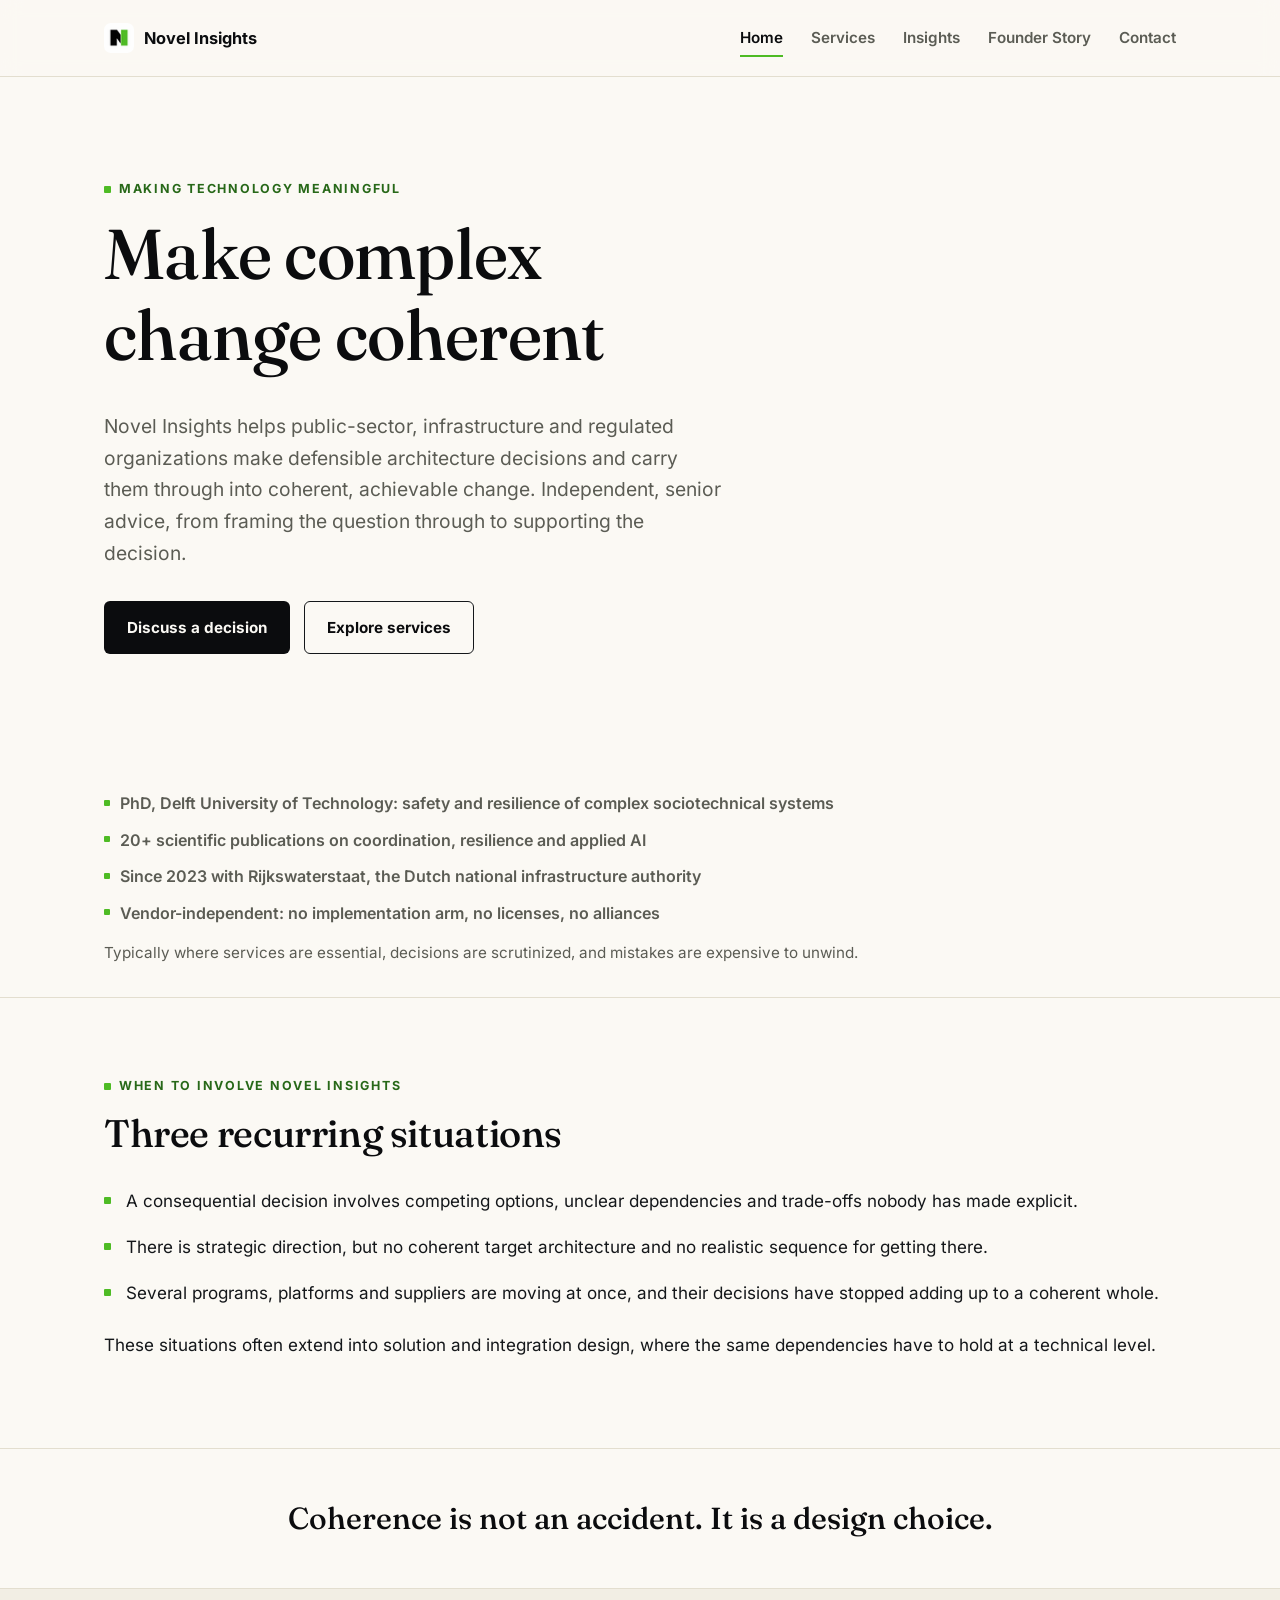
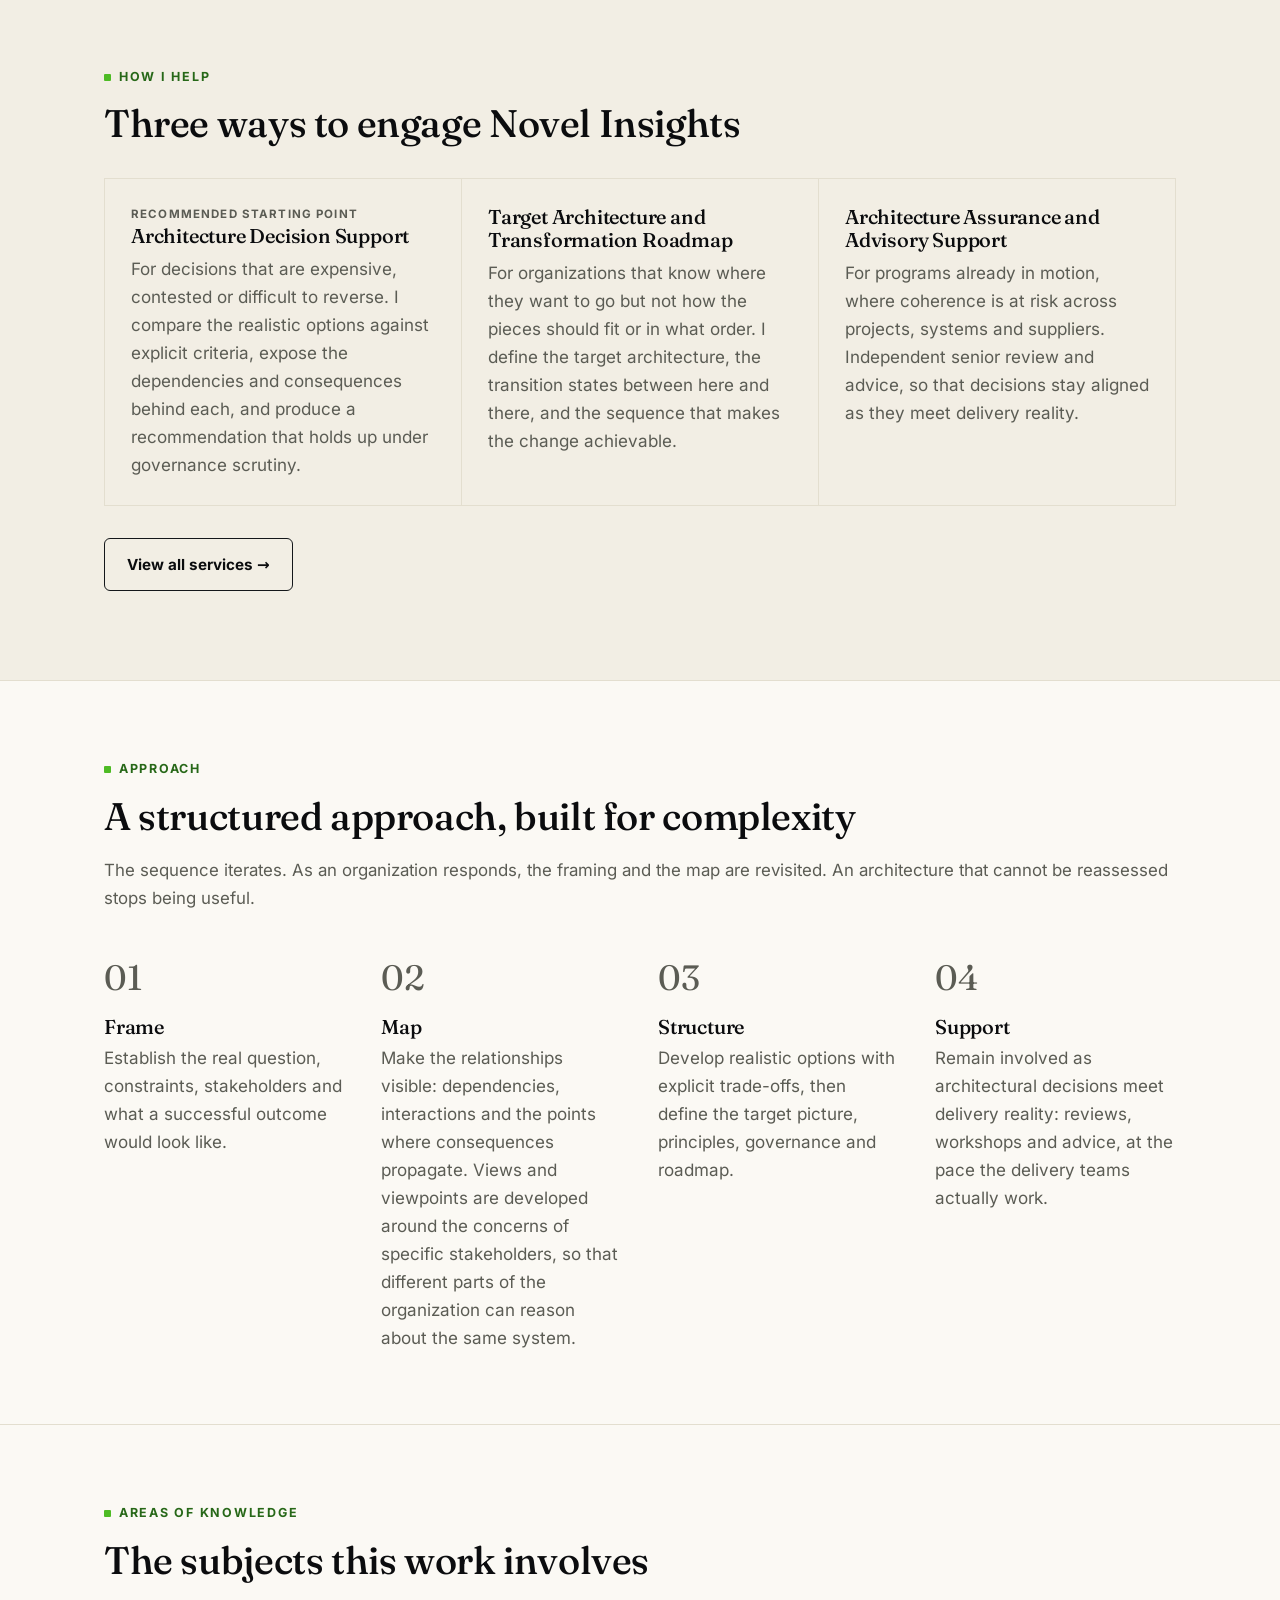
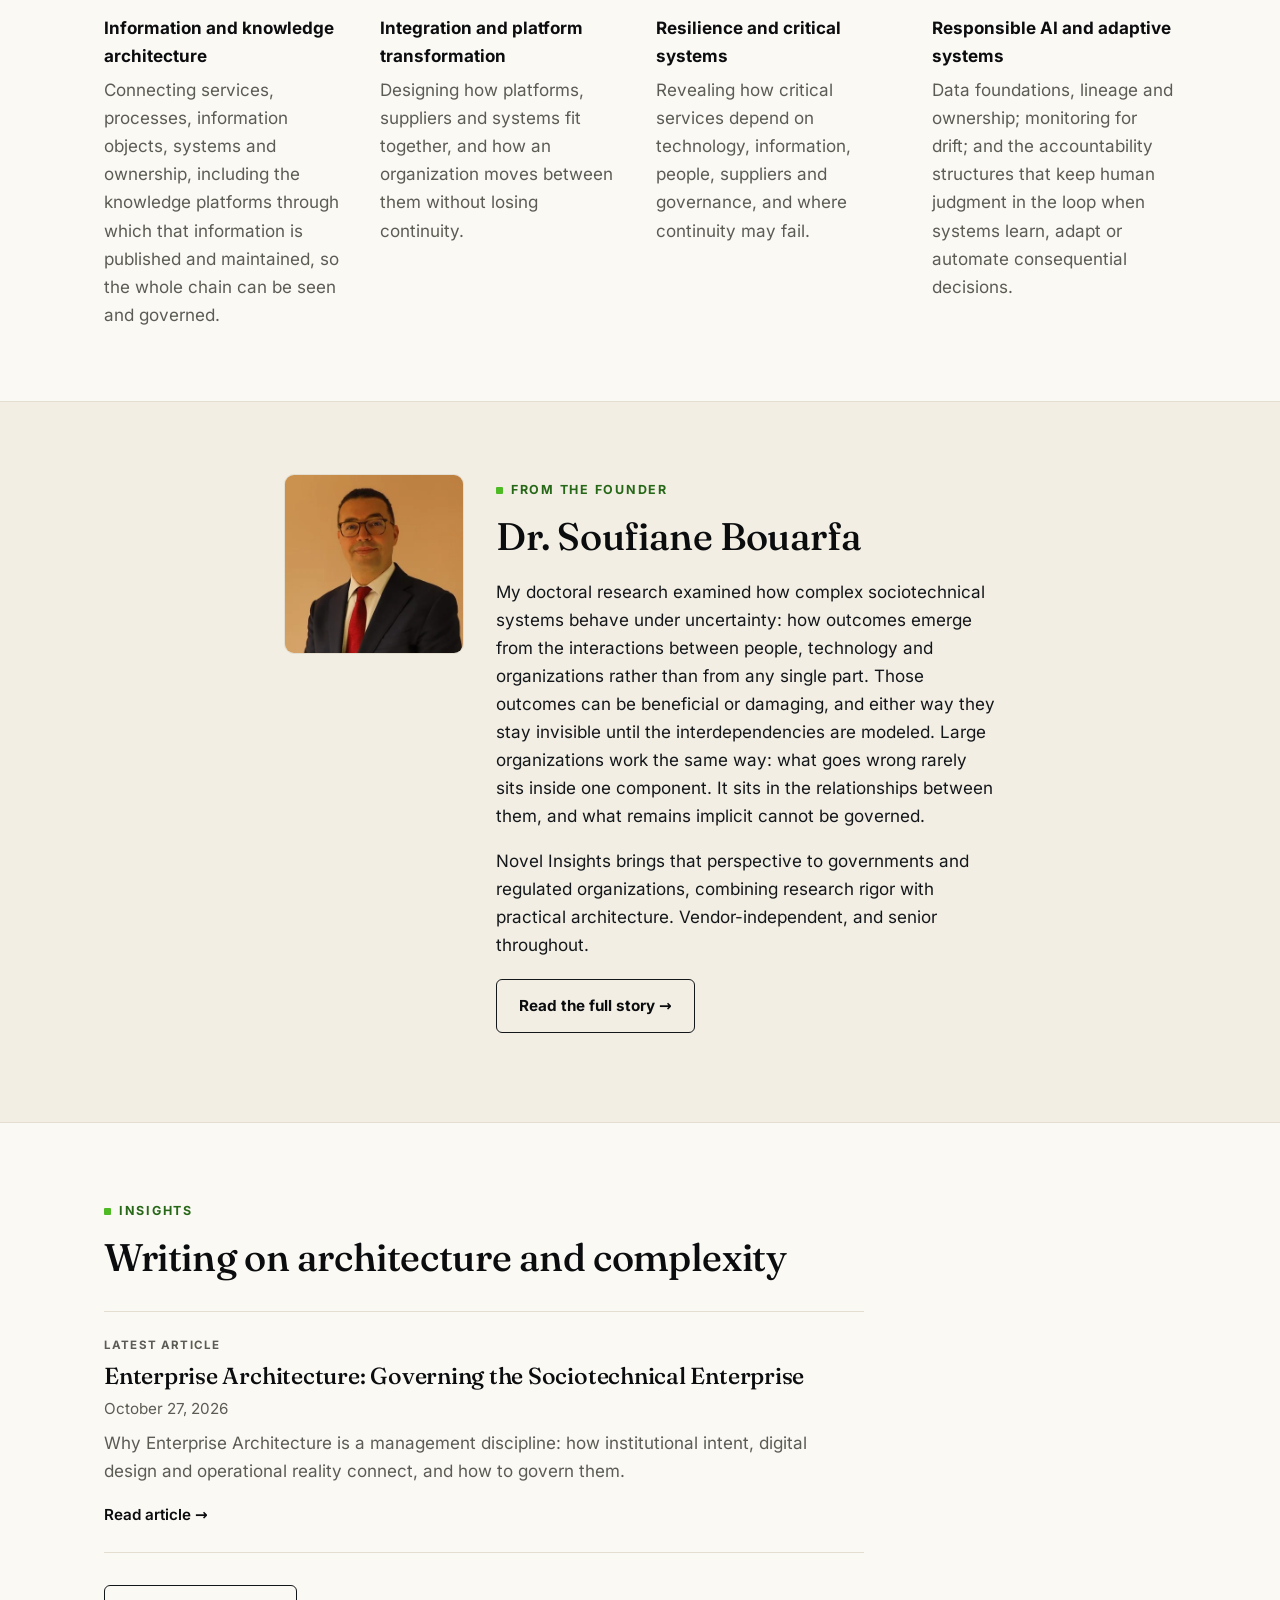
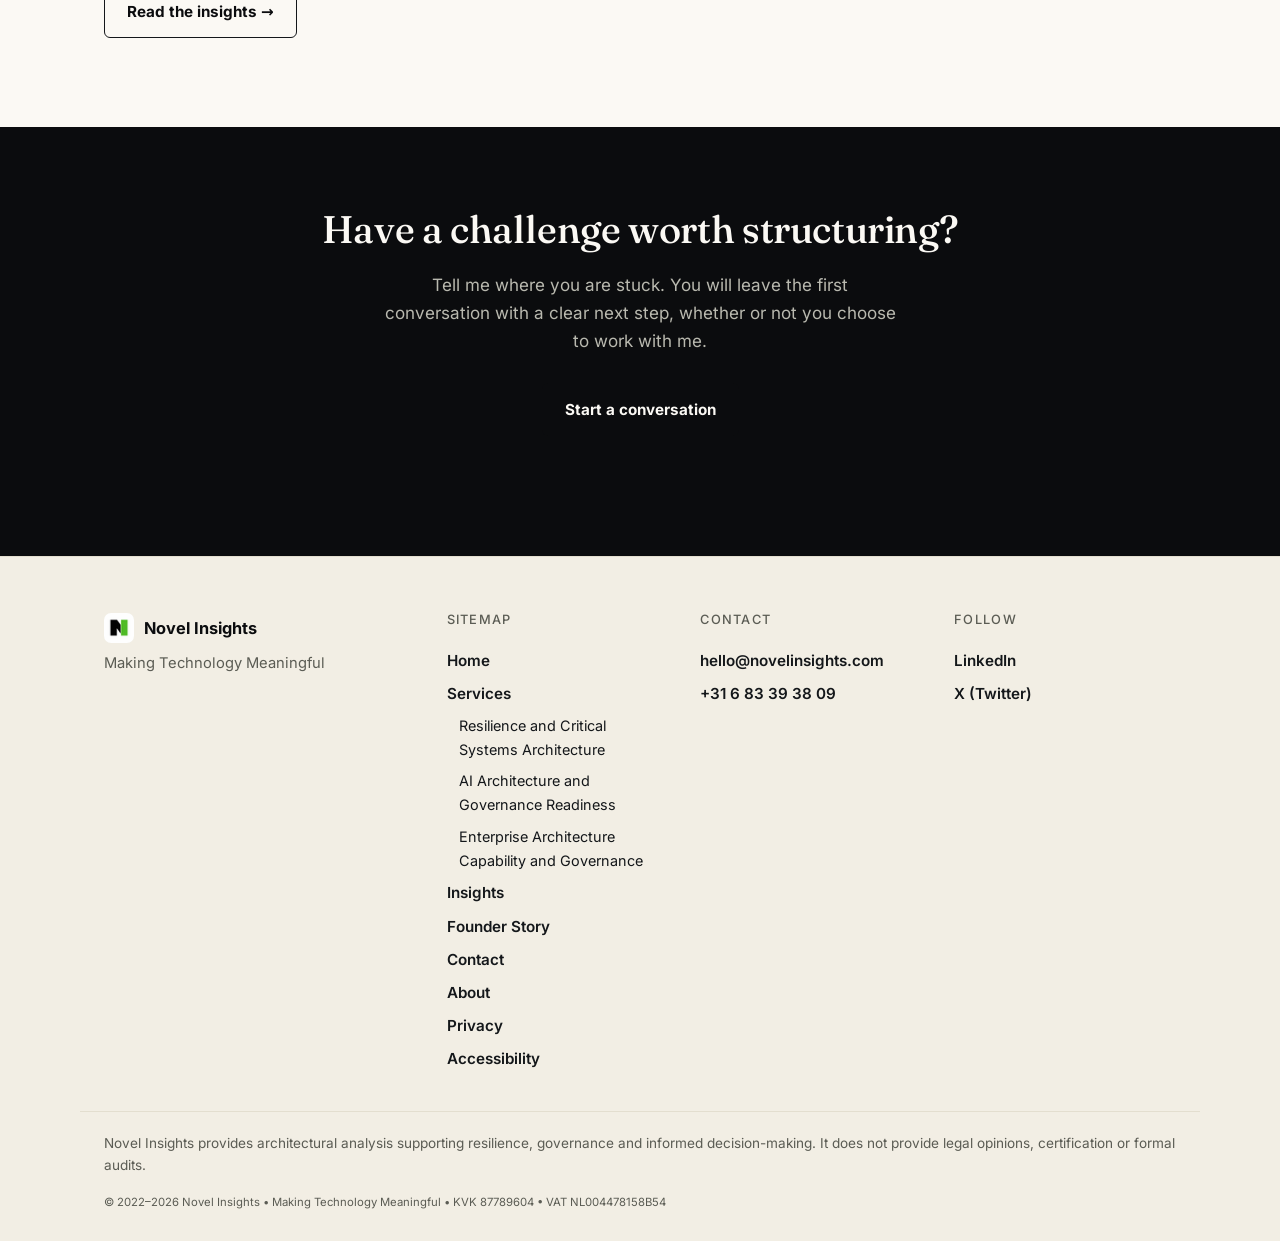
<file: index.html>
<!doctype html>
<html lang="en">
<head>
  <meta charset="utf-8">
  <meta name="viewport" content="width=device-width, initial-scale=1">
  <title>Novel Insights | Independent Architecture Practice</title>
  <meta name="description" content="Independent architecture practice helping public-sector, infrastructure and regulated organizations make defensible decisions and carry them through into coherent change.">

  <link rel="canonical" href="https://www.novelinsights.com/">

  <meta property="og:title" content="Novel Insights | Independent Architecture Practice">
  <meta property="og:description" content="Independent architecture practice helping public-sector, infrastructure and regulated organizations make defensible decisions and carry them through into coherent change.">
  <meta property="og:type" content="website">
  <meta property="og:url" content="https://www.novelinsights.com/">
  <meta property="og:image" content="https://www.novelinsights.com/assets/og.png">
  <meta name="twitter:card" content="summary_large_image">
  <meta name="twitter:site" content="@NovelinsightsHQ">

  <link rel="icon" href="/favicon.ico" sizes="any">
  <link rel="icon" type="image/png" sizes="32x32" href="/assets/favicon-32.png">
  <link rel="icon" type="image/png" sizes="192x192" href="/assets/favicon-192.png">
  <link rel="apple-touch-icon" sizes="180x180" href="/assets/apple-touch-icon.png">
  <link rel="manifest" href="/site.webmanifest">

  <link rel="preload" as="font" type="font/woff2" href="/assets/fonts/fraunces-latin.woff2" crossorigin>

  <link rel="stylesheet" href="/styles.css">

  <noscript><link rel="stylesheet" href="/noscript.css"></noscript>

  <script type="application/ld+json">
  {
    "@context": "https://schema.org",
    "@type": "ProfessionalService",
    "name": "Novel Insights",
    "url": "https://www.novelinsights.com/",
    "logo": "https://www.novelinsights.com/assets/favicon.png",
    "email": "hello@novelinsights.com",
    "telephone": "+31683393809",
    "areaServed": [
      { "@type": "Country", "name": "Netherlands" },
      { "@type": "Place", "name": "Europe" }
    ],
    "founder": {
      "@type": "Person",
      "name": "Dr. Soufiane Bouarfa",
      "url": "https://www.novelinsights.com/founder-story.html"
    },
    "sameAs": [
      "https://www.linkedin.com/company/novelinsights",
      "https://www.x.com/NovelinsightsHQ"
    ]
  }
  </script>

  <script type="application/ld+json">
  {
    "@context": "https://schema.org",
    "@type": "WebSite",
    "name": "Novel Insights",
    "url": "https://www.novelinsights.com/"
  }
  </script>

  <script data-goatcounter="https://novelinsights.goatcounter.com/count"
          async src="//gc.zgo.at/count.js"></script>
</head>
<body data-page="home">
<a class="skip-link" href="#main-content">Skip to content</a>

<header class="site-header">
  <div class="container nav-wrap">
    <a class="brand" href="/">
      <img class="brandmark" src="/assets/favicon-32.png" alt="Novel Insights logo" width="30" height="30">
      <span>Novel Insights</span>
    </a>
    <button class="nav-toggle" aria-expanded="false" aria-controls="primary-nav" aria-label="Toggle navigation">
      <span></span><span></span><span></span>
    </button>
    <nav id="primary-nav" class="nav" aria-label="Primary">
      <a href="/" aria-current="page">Home</a>
      <a href="/services.html">Services</a>
      <a href="/insights.html">Insights</a>
      <a href="/founder-story.html">Founder Story</a>
      <a href="/contact.html">Contact</a>
    </nav>
  </div>
</header>

<main id="main-content">
<div class="hero">
  <div class="container">
    <p class="kicker">Making Technology Meaningful</p>
    <h1>Make complex change coherent</h1>
    <p class="sub">
      Novel Insights helps public-sector, infrastructure and regulated organizations make
      defensible architecture decisions and carry them through into coherent, achievable
      change. Independent, senior advice, from framing the question through to supporting
      the decision.
    </p>

    <div class="cta-row">
      <a class="btn primary" href="/contact.html">Discuss a decision</a>
      <a class="btn ghost" href="/services.html">Explore services</a>
    </div>
  </div>
</div>

<section class="section proof-band">
  <div class="container reveal">
    <ul class="pillrow" aria-label="Credentials">
      <li class="pill">PhD, Delft University of Technology: safety and resilience of complex sociotechnical systems</li>
      <li class="pill">20+ scientific publications on coordination, resilience and applied AI</li>
      <li class="pill">Since 2023 with Rijkswaterstaat, the Dutch national infrastructure authority</li>
      <li class="pill">Vendor-independent: no implementation arm, no licenses, no alliances</li>
    </ul>
    <p class="proof-note">Typically where services are essential, decisions are scrutinized,
      and mistakes are expensive to unwind.</p>
  </div>
</section>

<section class="section">
  <div class="container reveal">
    <p class="kicker">When to involve Novel Insights</p>
    <h2>Three recurring situations</h2>

    <ul class="situation-list">
      <li>A consequential decision involves competing options, unclear dependencies and
        trade-offs nobody has made explicit.</li>
      <li>There is strategic direction, but no coherent target architecture and no realistic
        sequence for getting there.</li>
      <li>Several programs, platforms and suppliers are moving at once, and their decisions
        have stopped adding up to a coherent whole.</li>
    </ul>
    <p class="situation-note">These situations often extend into solution and integration
      design, where the same dependencies have to hold at a technical level.</p>
  </div>
</section>

<section class="section quote-band">
  <div class="container narrow reveal">
    <p class="pull-quote">Coherence is not an accident. It is a design choice.</p>
  </div>
</section>

<section class="section alt">
  <div class="container reveal">
    <p class="kicker">How I help</p>
    <h2>Three ways to engage Novel Insights</h2>

    <div class="grid">
      <div class="card">
        <p class="card-eyebrow">Recommended starting point</p>
        <h3>Architecture Decision Support</h3>
        <p>For decisions that are expensive, contested or difficult to reverse. I compare the
          realistic options against explicit criteria, expose the dependencies and
          consequences behind each, and produce a recommendation that holds up under
          governance scrutiny.</p>
      </div>
      <div class="card">
        <h3>Target Architecture and Transformation Roadmap</h3>
        <p>For organizations that know where they want to go but not how the pieces should
          fit or in what order. I define the target architecture, the transition states
          between here and there, and the sequence that makes the change achievable.</p>
      </div>
      <div class="card">
        <h3>Architecture Assurance and Advisory Support</h3>
        <p>For programs already in motion, where coherence is at risk across projects,
          systems and suppliers. Independent senior review and advice, so that decisions stay
          aligned as they meet delivery reality.</p>
      </div>
    </div>

    <p class="section-cta">
      <a class="btn ghost" href="/services.html">View all services →</a>
    </p>
  </div>
</section>

<section class="section">
  <div class="container reveal">
    <p class="kicker">Approach</p>
    <h2>A structured approach, built for complexity</h2>
    <p class="subtle">The sequence iterates. As an organization responds, the framing and the
      map are revisited. An architecture that cannot be reassessed stops being useful.</p>

    <div class="steps">
      <div class="step">
        <p class="num" aria-hidden="true">01</p>
        <h3>Frame</h3>
        <p>Establish the real question, constraints, stakeholders and what a successful
          outcome would look like.</p>
      </div>
      <div class="step">
        <p class="num" aria-hidden="true">02</p>
        <h3>Map</h3>
        <p>Make the relationships visible: dependencies, interactions and the points where
          consequences propagate. Views and viewpoints are developed around the concerns of
          specific stakeholders, so that different parts of the organization can reason about
          the same system.</p>
      </div>
      <div class="step">
        <p class="num" aria-hidden="true">03</p>
        <h3>Structure</h3>
        <p>Develop realistic options with explicit trade-offs, then define the target picture,
          principles, governance and roadmap.</p>
      </div>
      <div class="step">
        <p class="num" aria-hidden="true">04</p>
        <h3>Support</h3>
        <p>Remain involved as architectural decisions meet delivery reality: reviews,
          workshops and advice, at the pace the delivery teams actually work.</p>
      </div>
    </div>
  </div>
</section>

<section class="section">
  <div class="container reveal">
    <p class="kicker">Areas of knowledge</p>
    <h2>The subjects this work involves</h2>

    <dl class="cap-grid">
      <div>
        <dt>Information and knowledge architecture</dt>
        <dd>Connecting services, processes, information objects, systems and ownership,
          including the knowledge platforms through which that information is published and
          maintained, so the whole chain can be seen and governed.</dd>
      </div>
      <div>
        <dt>Integration and platform transformation</dt>
        <dd>Designing how platforms, suppliers and systems fit together, and how an
          organization moves between them without losing continuity.</dd>
      </div>
      <div>
        <dt>Resilience and critical systems</dt>
        <dd>Revealing how critical services depend on technology, information, people,
          suppliers and governance, and where continuity may fail.</dd>
      </div>
      <div>
        <dt>Responsible AI and adaptive systems</dt>
        <dd>Data foundations, lineage and ownership; monitoring for drift; and the
          accountability structures that keep human judgment in the loop when systems learn,
          adapt or automate consequential decisions.</dd>
      </div>
    </dl>
  </div>
</section>

<section class="section alt">
  <div class="container narrow founder-grid reveal">
    <div>
      <picture>
        <source srcset="/assets/soufiane.webp?v=1" type="image/webp">
        <img class="headshot" src="/assets/soufiane.jpg?v=1" alt="Dr. Soufiane Bouarfa" width="180" height="180" loading="lazy">
      </picture>
    </div>
    <div>
      <p class="kicker">From the founder</p>
      <h2>Dr. Soufiane Bouarfa</h2>
      <p>
        My doctoral research examined how complex sociotechnical systems behave under
        uncertainty: how outcomes emerge from the interactions between people, technology
        and organizations rather than from any single part. Those outcomes can be beneficial
        or damaging, and either way they stay invisible until the interdependencies are
        modeled. Large organizations work the same way: what goes wrong rarely sits inside
        one component. It sits in the relationships between them, and what remains implicit
        cannot be governed.
      </p>
      <p>
        Novel Insights brings that perspective to governments and regulated organizations,
        combining research rigor with practical architecture. Vendor-independent, and senior
        throughout.
      </p>
      <p class="quote-cta">
        <a class="btn ghost" href="/founder-story.html">Read the full story →</a>
      </p>
    </div>
  </div>
</section>

<section class="section">
  <div class="container reveal">
    <p class="kicker">Insights</p>
    <h2>Writing on architecture and complexity</h2>
    <ul class="article-list article-teaser">
      <li>
        <p class="card-eyebrow">Latest article</p>
        <h3><a href="/insights/governing-the-sociotechnical-enterprise.html">Enterprise Architecture: Governing the Sociotechnical Enterprise</a></h3>
        <p class="article-meta"><time datetime="2026-10-27">October 27, 2026</time></p>
        <p>Why Enterprise Architecture is a management discipline: how institutional intent,
          digital design and operational reality connect, and how to govern them.</p>
        <p class="article-links">
          <a class="link-quiet" href="/insights/governing-the-sociotechnical-enterprise.html">Read article →</a>
        </p>
      </li>
    </ul>
    <p class="section-cta">
      <a class="btn ghost" href="/insights.html">Read the insights →</a>
    </p>
  </div>
</section>

<section class="cta-band">
  <div class="container narrow reveal">
    <h2>Have a challenge worth structuring?</h2>
    <p class="sub">
      Tell me where you are stuck. You will leave the first conversation with a clear next
      step, whether or not you choose to work with me.
    </p>
    <div class="cta-row">
      <a class="btn primary" href="/contact.html">Start a conversation</a>
    </div>
  </div>
</section>

</main>

<footer class="site-footer">
  <div class="container footer-grid">
    <div>
      <a class="brand" href="/">
        <img class="brandmark" src="/assets/favicon-32.png" alt="Novel Insights logo" width="30" height="30">
        <span>Novel Insights</span>
      </a>
      <p class="footer-tag">Making Technology Meaningful</p>
    </div>
    <nav class="footer-col" aria-label="Sitemap">
      <p class="footer-col-label">Sitemap</p>
      <a href="/">Home</a>
      <a href="/services.html">Services</a>
      <a class="footer-sub" href="/services/resilience-critical-systems.html">Resilience and Critical Systems Architecture</a>
      <a class="footer-sub" href="/services/ai-governance-readiness.html">AI Architecture and Governance Readiness</a>
      <a class="footer-sub" href="/services/enterprise-architecture-governance.html">Enterprise Architecture Capability and Governance</a>
      <a href="/insights.html">Insights</a>
      <a href="/founder-story.html">Founder Story</a>
      <a href="/contact.html">Contact</a>
      <a href="/about.html">About</a>
      <a href="/privacy.html">Privacy</a>
      <a href="/accessibility.html">Accessibility</a>
    </nav>
    <div class="footer-col">
      <p class="footer-col-label">Contact</p>
      <a href="mailto:hello@novelinsights.com">hello@novelinsights.com</a>
      <a href="tel:+31683393809">+31 6 83 39 38 09</a>
    </div>
    <div class="footer-col">
      <p class="footer-col-label">Follow</p>
      <a href="https://www.linkedin.com/company/novelinsights" target="_blank" rel="noopener">LinkedIn</a>
      <a href="https://www.x.com/NovelinsightsHQ" target="_blank" rel="noopener">X (Twitter)</a>
    </div>
  </div>
  <div class="container footer-bottom">
    <p>Novel Insights provides architectural analysis supporting resilience, governance and
      informed decision-making. It does not provide legal opinions, certification or formal
      audits.</p>
    <small>&copy; 2022–<span id="year">2026</span> Novel Insights • Making Technology Meaningful • KVK 87789604 • VAT NL004478158B54</small>
  </div>
</footer>

<script src="/script.js"></script>
</body>
</html>
</file>
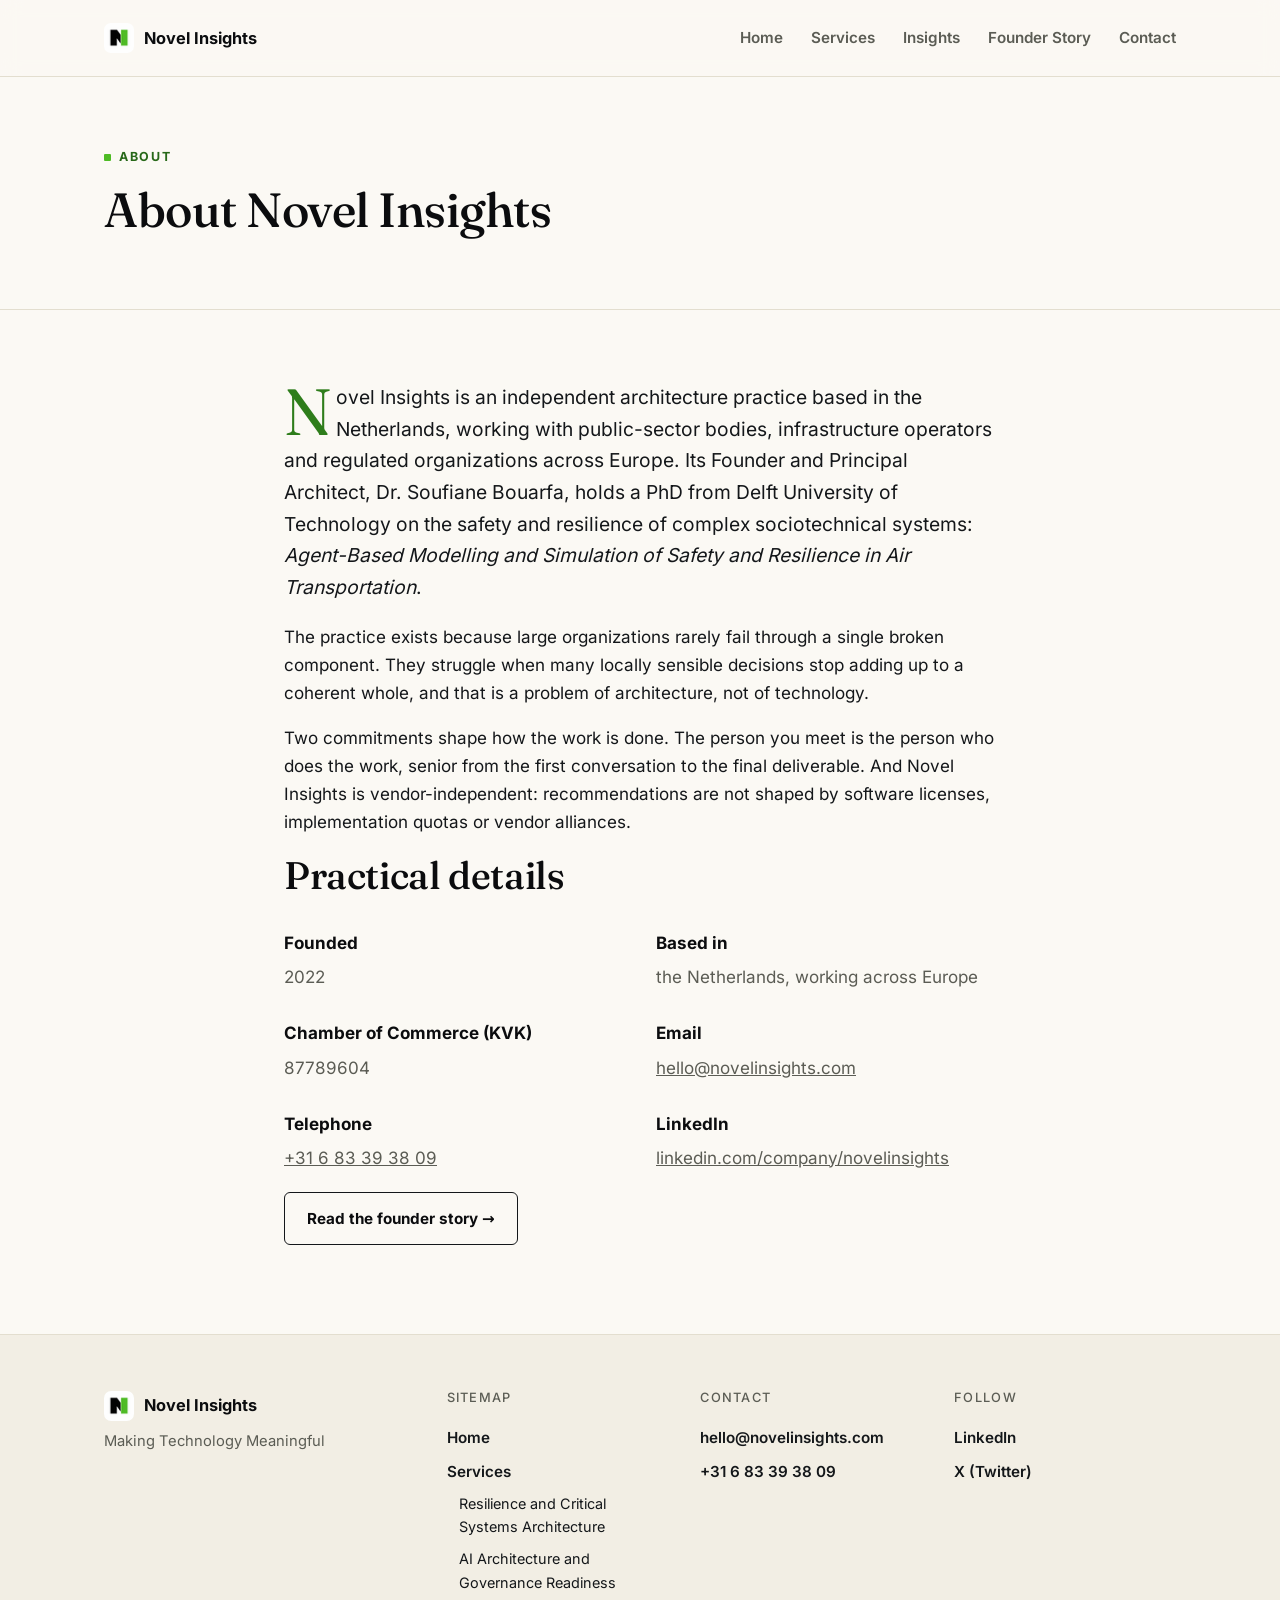
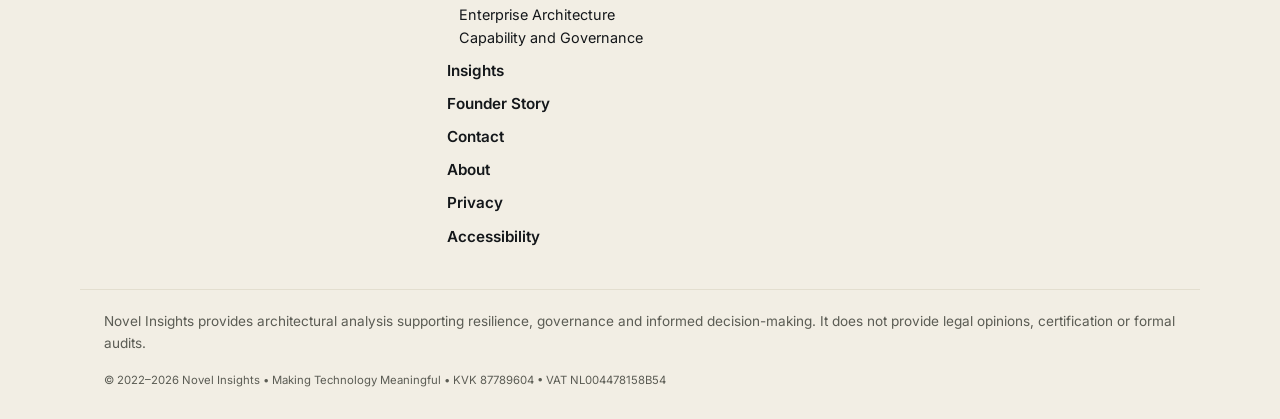
<file: about.html>
<!doctype html>
<html lang="en">
<head>
  <meta charset="utf-8">
  <meta name="viewport" content="width=device-width, initial-scale=1">
  <title>About | Novel Insights</title>
  <meta name="description" content="Novel Insights is an independent architecture practice based in the Netherlands, founded by Dr. Soufiane Bouarfa, working with public-sector, infrastructure and regulated organizations across Europe.">

  <link rel="canonical" href="https://www.novelinsights.com/about.html">

  <meta property="og:title" content="About | Novel Insights">
  <meta property="og:description" content="Novel Insights is an independent architecture practice based in the Netherlands, founded by Dr. Soufiane Bouarfa, working with public-sector, infrastructure and regulated organizations across Europe.">
  <meta property="og:type" content="website">
  <meta property="og:url" content="https://www.novelinsights.com/about.html">
  <meta property="og:image" content="https://www.novelinsights.com/assets/og.png">
  <meta name="twitter:card" content="summary_large_image">
  <meta name="twitter:site" content="@NovelinsightsHQ">

  <link rel="icon" href="/favicon.ico" sizes="any">
  <link rel="icon" type="image/png" sizes="32x32" href="/assets/favicon-32.png">
  <link rel="icon" type="image/png" sizes="192x192" href="/assets/favicon-192.png">
  <link rel="apple-touch-icon" sizes="180x180" href="/assets/apple-touch-icon.png">
  <link rel="manifest" href="/site.webmanifest">

  <link rel="preload" as="font" type="font/woff2" href="/assets/fonts/fraunces-latin.woff2" crossorigin>

  <link rel="stylesheet" href="/styles.css">

  <noscript><link rel="stylesheet" href="/noscript.css"></noscript>

  <script type="application/ld+json">
  {
    "@context": "https://schema.org",
    "@type": "BreadcrumbList",
    "itemListElement": [
      { "@type": "ListItem", "position": 1, "name": "Home", "item": "https://www.novelinsights.com/" },
      { "@type": "ListItem", "position": 2, "name": "About", "item": "https://www.novelinsights.com/about.html" }
    ]
  }
  </script>

  <script data-goatcounter="https://novelinsights.goatcounter.com/count"
          async src="//gc.zgo.at/count.js"></script>
</head>
<body data-page="about">
<a class="skip-link" href="#main-content">Skip to content</a>

<header class="site-header">
  <div class="container nav-wrap">
    <a class="brand" href="/">
      <img class="brandmark" src="/assets/favicon-32.png" alt="Novel Insights logo" width="30" height="30">
      <span>Novel Insights</span>
    </a>
    <button class="nav-toggle" aria-expanded="false" aria-controls="primary-nav" aria-label="Toggle navigation">
      <span></span><span></span><span></span>
    </button>
    <nav id="primary-nav" class="nav" aria-label="Primary">
      <a href="/">Home</a>
      <a href="/services.html">Services</a>
      <a href="/insights.html">Insights</a>
      <a href="/founder-story.html">Founder Story</a>
      <a href="/contact.html">Contact</a>
    </nav>
  </div>
</header>

<main id="main-content">
<header class="page-header">
  <div class="container">
    <p class="kicker">About</p>
    <h1>About Novel Insights</h1>
  </div>
</header>

<section class="section">
  <div class="container narrow reveal">
    <p class="lead">
      Novel Insights is an independent architecture practice based in the Netherlands, working
      with public-sector bodies, infrastructure operators and regulated organizations across
      Europe. Its Founder and Principal Architect, Dr. Soufiane Bouarfa, holds a PhD from Delft
      University of Technology on the safety and resilience of complex sociotechnical systems:
      <cite>Agent-Based Modelling and Simulation of Safety and Resilience in Air
      Transportation</cite>.
    </p>
    <p>
      The practice exists because large organizations rarely fail through a single broken
      component. They struggle when many locally sensible decisions stop adding up to a
      coherent whole, and that is a problem of architecture, not of technology.
    </p>
    <p>
      Two commitments shape how the work is done. The person you meet is the person who does
      the work, senior from the first conversation to the final deliverable. And Novel Insights
      is vendor-independent: recommendations are not shaped by software licenses,
      implementation quotas or vendor alliances.
    </p>

    <h2>Practical details</h2>
    <dl class="cap-grid">
      <div>
        <dt>Founded</dt>
        <dd>2022</dd>
      </div>
      <div>
        <dt>Based in</dt>
        <dd>the Netherlands, working across Europe</dd>
      </div>
      <div>
        <dt>Chamber of Commerce (KVK)</dt>
        <dd>87789604</dd>
      </div>
      <div>
        <dt>Email</dt>
        <dd><a href="mailto:hello@novelinsights.com">hello@novelinsights.com</a></dd>
      </div>
      <div>
        <dt>Telephone</dt>
        <dd><a href="tel:+31683393809">+31 6 83 39 38 09</a></dd>
      </div>
      <div>
        <dt>LinkedIn</dt>
        <dd><a href="https://www.linkedin.com/company/novelinsights" target="_blank" rel="noopener">linkedin.com/company/novelinsights</a></dd>
      </div>
    </dl>

    <p class="quote-cta">
      <a class="btn ghost" href="/founder-story.html">Read the founder story →</a>
    </p>
  </div>
</section>

</main>

<footer class="site-footer">
  <div class="container footer-grid">
    <div>
      <a class="brand" href="/">
        <img class="brandmark" src="/assets/favicon-32.png" alt="Novel Insights logo" width="30" height="30">
        <span>Novel Insights</span>
      </a>
      <p class="footer-tag">Making Technology Meaningful</p>
    </div>
    <nav class="footer-col" aria-label="Sitemap">
      <p class="footer-col-label">Sitemap</p>
      <a href="/">Home</a>
      <a href="/services.html">Services</a>
      <a class="footer-sub" href="/services/resilience-critical-systems.html">Resilience and Critical Systems Architecture</a>
      <a class="footer-sub" href="/services/ai-governance-readiness.html">AI Architecture and Governance Readiness</a>
      <a class="footer-sub" href="/services/enterprise-architecture-governance.html">Enterprise Architecture Capability and Governance</a>
      <a href="/insights.html">Insights</a>
      <a href="/founder-story.html">Founder Story</a>
      <a href="/contact.html">Contact</a>
      <a href="/about.html">About</a>
      <a href="/privacy.html">Privacy</a>
      <a href="/accessibility.html">Accessibility</a>
    </nav>
    <div class="footer-col">
      <p class="footer-col-label">Contact</p>
      <a href="mailto:hello@novelinsights.com">hello@novelinsights.com</a>
      <a href="tel:+31683393809">+31 6 83 39 38 09</a>
    </div>
    <div class="footer-col">
      <p class="footer-col-label">Follow</p>
      <a href="https://www.linkedin.com/company/novelinsights" target="_blank" rel="noopener">LinkedIn</a>
      <a href="https://www.x.com/NovelinsightsHQ" target="_blank" rel="noopener">X (Twitter)</a>
    </div>
  </div>
  <div class="container footer-bottom">
    <p>Novel Insights provides architectural analysis supporting resilience, governance and
      informed decision-making. It does not provide legal opinions, certification or formal
      audits.</p>
    <small>&copy; 2022–<span id="year">2026</span> Novel Insights • Making Technology Meaningful • KVK 87789604 • VAT NL004478158B54</small>
  </div>
</footer>

<script src="/script.js"></script>
</body>
</html>
</file>
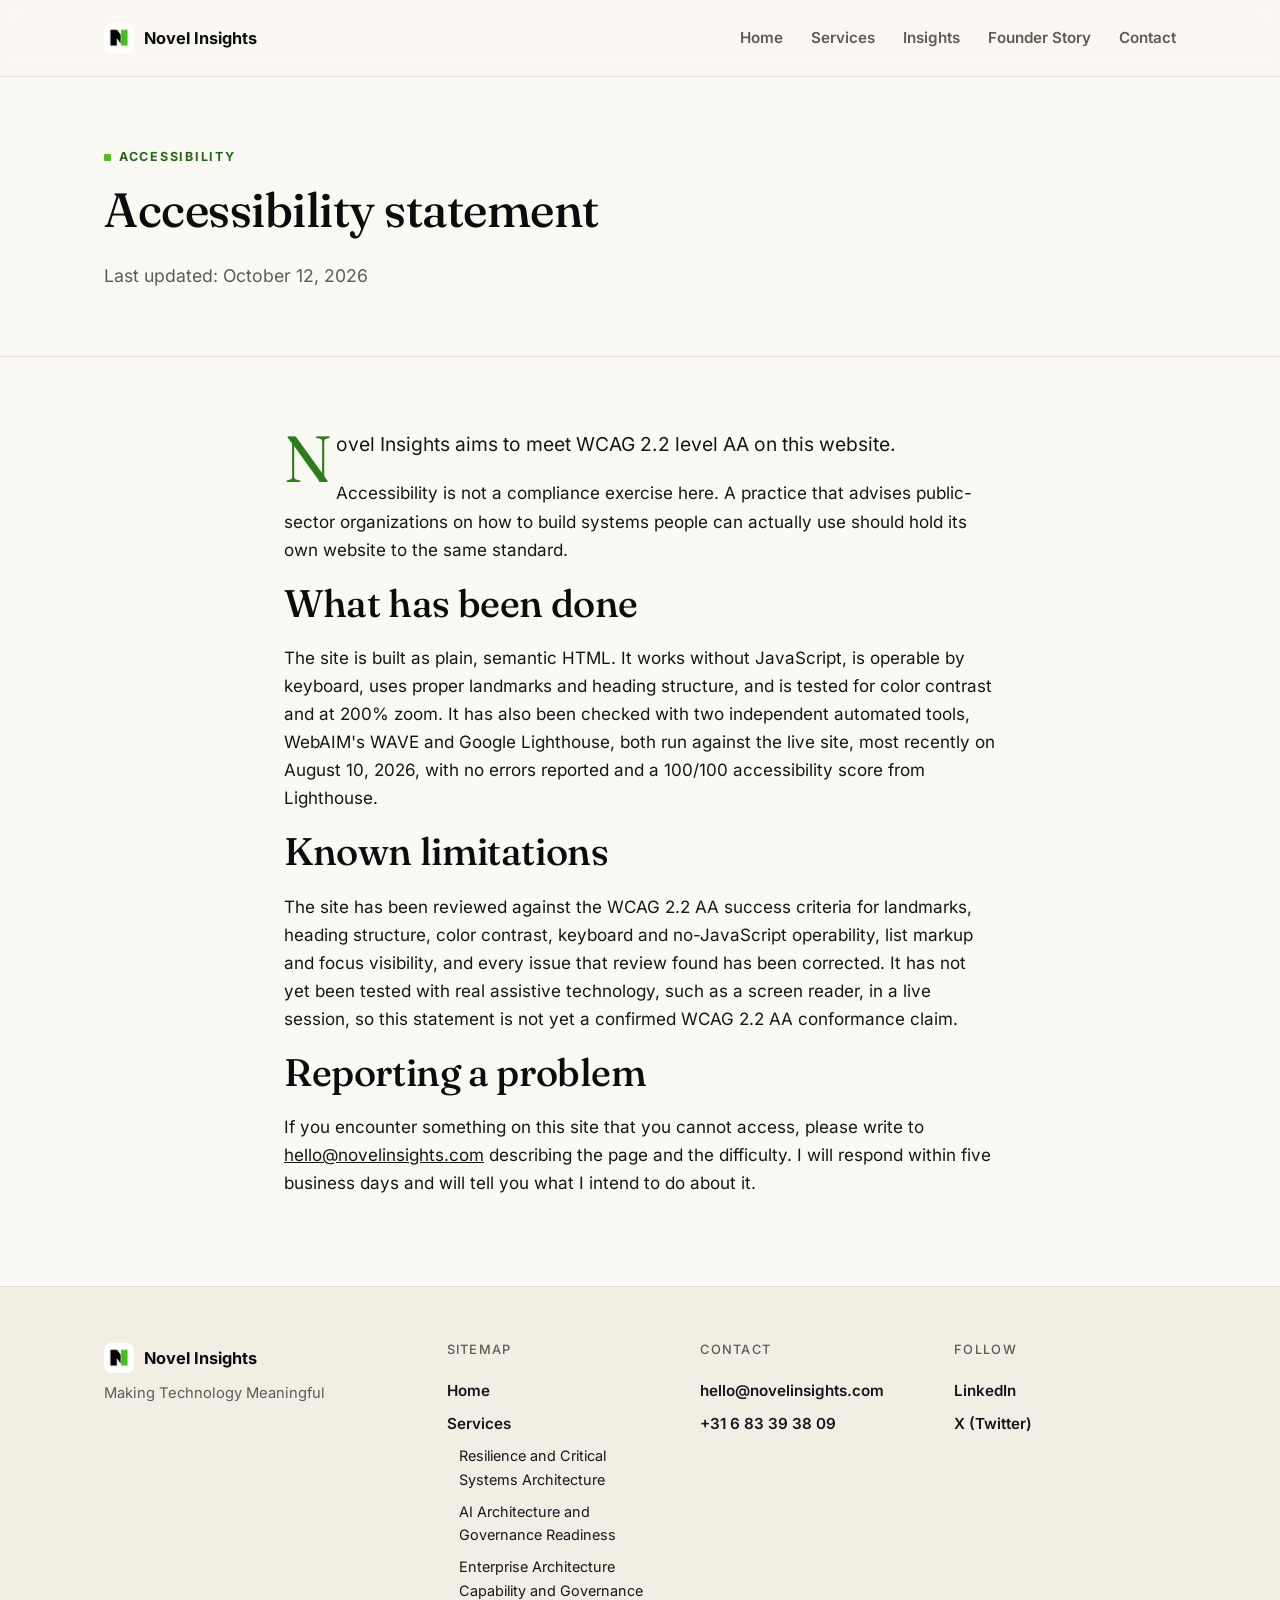
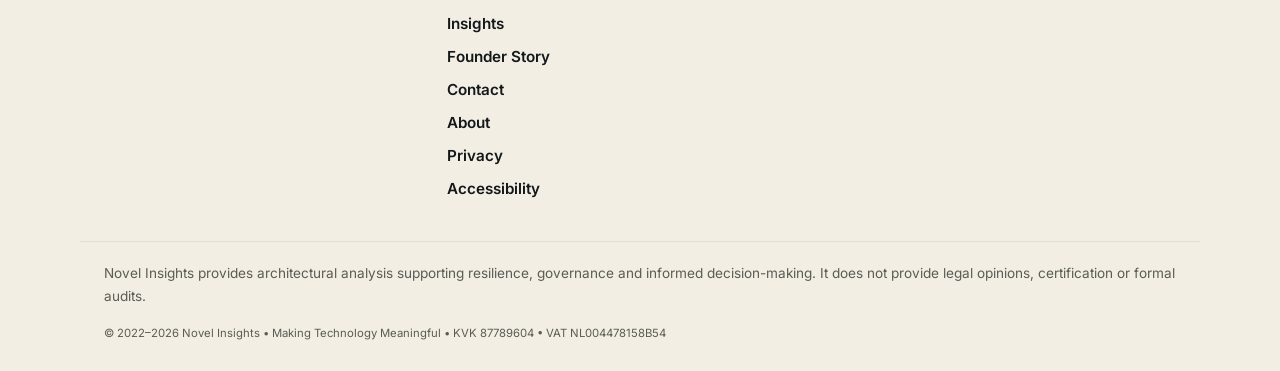
<file: accessibility.html>
<!doctype html>
<html lang="en">
<head>
  <meta charset="utf-8">
  <meta name="viewport" content="width=device-width, initial-scale=1">
  <title>Accessibility | Novel Insights</title>
  <meta name="description" content="The accessibility standard Novel Insights targets on this website, what has been done, and how to report an accessibility problem.">

  <link rel="canonical" href="https://www.novelinsights.com/accessibility.html">

  <meta property="og:title" content="Accessibility | Novel Insights">
  <meta property="og:description" content="The accessibility standard Novel Insights targets on this website, what has been done, and how to report an accessibility problem.">
  <meta property="og:type" content="website">
  <meta property="og:url" content="https://www.novelinsights.com/accessibility.html">
  <meta property="og:image" content="https://www.novelinsights.com/assets/og.png">
  <meta name="twitter:card" content="summary_large_image">
  <meta name="twitter:site" content="@NovelinsightsHQ">

  <link rel="icon" href="/favicon.ico" sizes="any">
  <link rel="icon" type="image/png" sizes="32x32" href="/assets/favicon-32.png">
  <link rel="icon" type="image/png" sizes="192x192" href="/assets/favicon-192.png">
  <link rel="apple-touch-icon" sizes="180x180" href="/assets/apple-touch-icon.png">
  <link rel="manifest" href="/site.webmanifest">

  <link rel="preload" as="font" type="font/woff2" href="/assets/fonts/fraunces-latin.woff2" crossorigin>

  <link rel="stylesheet" href="/styles.css">

  <noscript><link rel="stylesheet" href="/noscript.css"></noscript>

  <script type="application/ld+json">
  {
    "@context": "https://schema.org",
    "@type": "BreadcrumbList",
    "itemListElement": [
      { "@type": "ListItem", "position": 1, "name": "Home", "item": "https://www.novelinsights.com/" },
      { "@type": "ListItem", "position": 2, "name": "Accessibility", "item": "https://www.novelinsights.com/accessibility.html" }
    ]
  }
  </script>

  <script data-goatcounter="https://novelinsights.goatcounter.com/count"
          async src="//gc.zgo.at/count.js"></script>
</head>
<body data-page="accessibility">
<a class="skip-link" href="#main-content">Skip to content</a>

<header class="site-header">
  <div class="container nav-wrap">
    <a class="brand" href="/">
      <img class="brandmark" src="/assets/favicon-32.png" alt="Novel Insights logo" width="30" height="30">
      <span>Novel Insights</span>
    </a>
    <button class="nav-toggle" aria-expanded="false" aria-controls="primary-nav" aria-label="Toggle navigation">
      <span></span><span></span><span></span>
    </button>
    <nav id="primary-nav" class="nav" aria-label="Primary">
      <a href="/">Home</a>
      <a href="/services.html">Services</a>
      <a href="/insights.html">Insights</a>
      <a href="/founder-story.html">Founder Story</a>
      <a href="/contact.html">Contact</a>
    </nav>
  </div>
</header>

<main id="main-content">
<header class="page-header">
  <div class="container">
    <p class="kicker">Accessibility</p>
    <h1>Accessibility statement</h1>
    <p class="sub">Last updated: <time datetime="2026-10-12">October 12, 2026</time></p>
  </div>
</header>

<section class="section">
  <div class="container narrow reveal">
    <p class="lead">
      Novel Insights aims to meet WCAG 2.2 level AA on this website.
    </p>
    <p>
      Accessibility is not a compliance exercise here. A practice that advises public-sector
      organizations on how to build systems people can actually use should hold its own website
      to the same standard.
    </p>

    <h2>What has been done</h2>
    <p>
      The site is built as plain, semantic HTML. It works without JavaScript, is operable by
      keyboard, uses proper landmarks and heading structure, and is tested for color contrast
      and at 200% zoom. It has also been checked with two independent automated tools,
      WebAIM's WAVE and Google Lighthouse, both run against the live site, most recently on
      August 10, 2026, with no errors reported and a 100/100 accessibility score from Lighthouse.
    </p>

    <h2>Known limitations</h2>
    <p>
      The site has been reviewed against the WCAG 2.2 AA success criteria for landmarks,
      heading structure, color contrast, keyboard and no-JavaScript operability, list markup
      and focus visibility, and every issue that review found has been corrected. It has not
      yet been tested with real assistive technology, such as a screen reader, in a live
      session, so this statement is not yet a confirmed WCAG 2.2 AA conformance claim.
    </p>

    <h2>Reporting a problem</h2>
    <p>
      If you encounter something on this site that you cannot access, please write to
      <a href="mailto:hello@novelinsights.com">hello@novelinsights.com</a> describing the page
      and the difficulty. I will respond within five business days and will tell you what I
      intend to do about it.
    </p>
  </div>
</section>

</main>

<footer class="site-footer">
  <div class="container footer-grid">
    <div>
      <a class="brand" href="/">
        <img class="brandmark" src="/assets/favicon-32.png" alt="Novel Insights logo" width="30" height="30">
        <span>Novel Insights</span>
      </a>
      <p class="footer-tag">Making Technology Meaningful</p>
    </div>
    <nav class="footer-col" aria-label="Sitemap">
      <p class="footer-col-label">Sitemap</p>
      <a href="/">Home</a>
      <a href="/services.html">Services</a>
      <a class="footer-sub" href="/services/resilience-critical-systems.html">Resilience and Critical Systems Architecture</a>
      <a class="footer-sub" href="/services/ai-governance-readiness.html">AI Architecture and Governance Readiness</a>
      <a class="footer-sub" href="/services/enterprise-architecture-governance.html">Enterprise Architecture Capability and Governance</a>
      <a href="/insights.html">Insights</a>
      <a href="/founder-story.html">Founder Story</a>
      <a href="/contact.html">Contact</a>
      <a href="/about.html">About</a>
      <a href="/privacy.html">Privacy</a>
      <a href="/accessibility.html">Accessibility</a>
    </nav>
    <div class="footer-col">
      <p class="footer-col-label">Contact</p>
      <a href="mailto:hello@novelinsights.com">hello@novelinsights.com</a>
      <a href="tel:+31683393809">+31 6 83 39 38 09</a>
    </div>
    <div class="footer-col">
      <p class="footer-col-label">Follow</p>
      <a href="https://www.linkedin.com/company/novelinsights" target="_blank" rel="noopener">LinkedIn</a>
      <a href="https://www.x.com/NovelinsightsHQ" target="_blank" rel="noopener">X (Twitter)</a>
    </div>
  </div>
  <div class="container footer-bottom">
    <p>Novel Insights provides architectural analysis supporting resilience, governance and
      informed decision-making. It does not provide legal opinions, certification or formal
      audits.</p>
    <small>&copy; 2022–<span id="year">2026</span> Novel Insights • Making Technology Meaningful • KVK 87789604 • VAT NL004478158B54</small>
  </div>
</footer>

<script src="/script.js"></script>
</body>
</html>
</file>
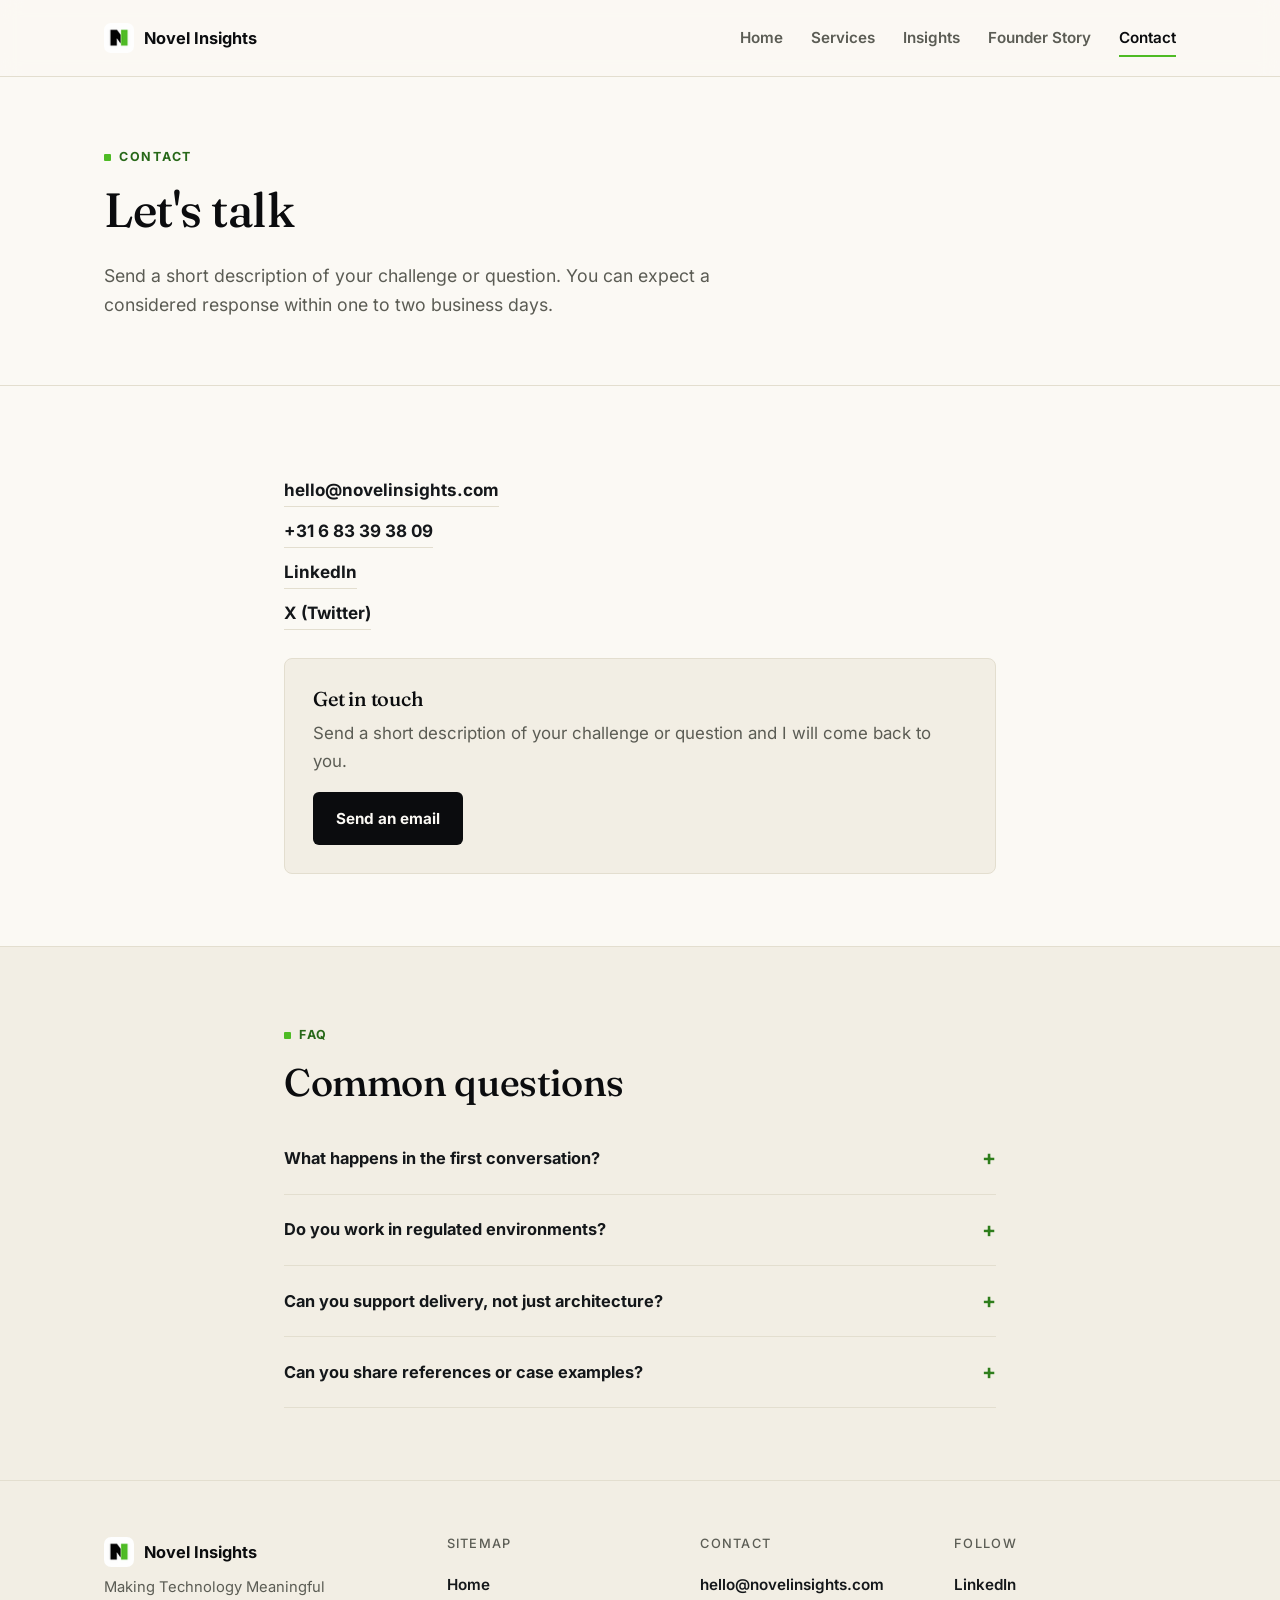
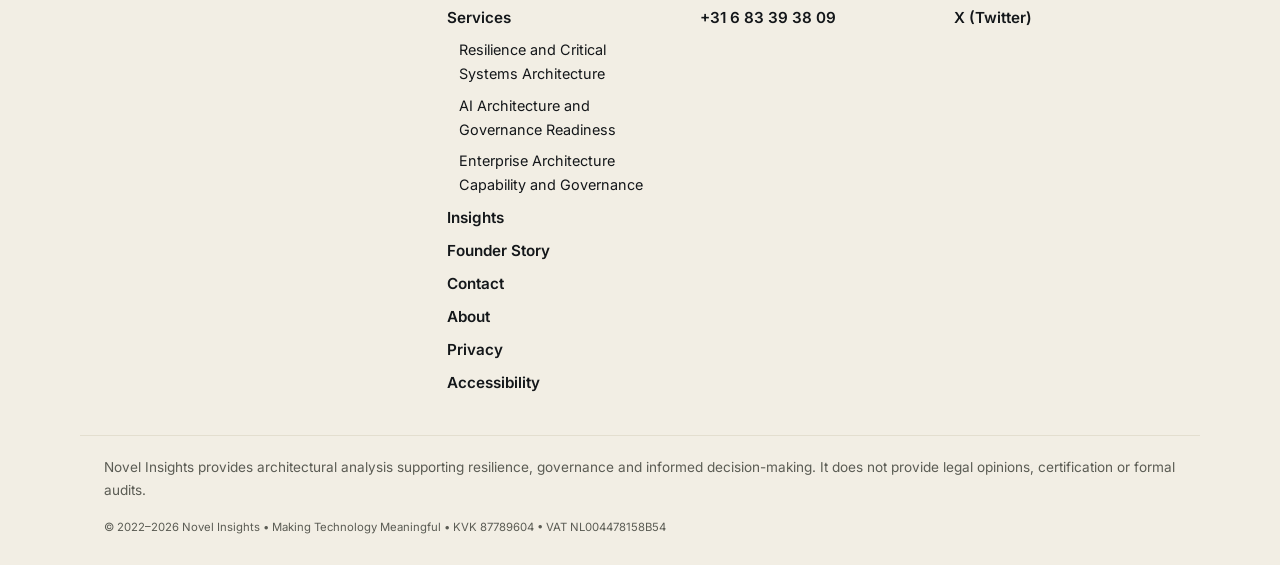
<file: contact.html>
<!doctype html>
<html lang="en">
<head>
  <meta charset="utf-8">
  <meta name="viewport" content="width=device-width, initial-scale=1">
  <title>Contact | Novel Insights</title>
  <meta name="description" content="Send a short description of your challenge or question to Novel Insights and receive a considered response within one to two business days.">

  <link rel="canonical" href="https://www.novelinsights.com/contact.html">

  <meta property="og:title" content="Contact | Novel Insights">
  <meta property="og:description" content="Send a short description of your challenge or question to Novel Insights and receive a considered response within one to two business days.">
  <meta property="og:type" content="website">
  <meta property="og:url" content="https://www.novelinsights.com/contact.html">
  <meta property="og:image" content="https://www.novelinsights.com/assets/og.png">
  <meta name="twitter:card" content="summary_large_image">
  <meta name="twitter:site" content="@NovelinsightsHQ">

  <link rel="icon" href="/favicon.ico" sizes="any">
  <link rel="icon" type="image/png" sizes="32x32" href="/assets/favicon-32.png">
  <link rel="icon" type="image/png" sizes="192x192" href="/assets/favicon-192.png">
  <link rel="apple-touch-icon" sizes="180x180" href="/assets/apple-touch-icon.png">
  <link rel="manifest" href="/site.webmanifest">

  <link rel="preload" as="font" type="font/woff2" href="/assets/fonts/fraunces-latin.woff2" crossorigin>

  <link rel="stylesheet" href="/styles.css">

  <noscript><link rel="stylesheet" href="/noscript.css"></noscript>

  <script type="application/ld+json">
  {
    "@context": "https://schema.org",
    "@type": "BreadcrumbList",
    "itemListElement": [
      { "@type": "ListItem", "position": 1, "name": "Home", "item": "https://www.novelinsights.com/" },
      { "@type": "ListItem", "position": 2, "name": "Contact", "item": "https://www.novelinsights.com/contact.html" }
    ]
  }
  </script>

  <script data-goatcounter="https://novelinsights.goatcounter.com/count"
          async src="//gc.zgo.at/count.js"></script>
</head>
<body data-page="contact">
<a class="skip-link" href="#main-content">Skip to content</a>

<header class="site-header">
  <div class="container nav-wrap">
    <a class="brand" href="/">
      <img class="brandmark" src="/assets/favicon-32.png" alt="Novel Insights logo" width="30" height="30">
      <span>Novel Insights</span>
    </a>
    <button class="nav-toggle" aria-expanded="false" aria-controls="primary-nav" aria-label="Toggle navigation">
      <span></span><span></span><span></span>
    </button>
    <nav id="primary-nav" class="nav" aria-label="Primary">
      <a href="/">Home</a>
      <a href="/services.html">Services</a>
      <a href="/insights.html">Insights</a>
      <a href="/founder-story.html">Founder Story</a>
      <a href="/contact.html" aria-current="page">Contact</a>
    </nav>
  </div>
</header>

<main id="main-content">
<header class="page-header">
  <div class="container">
    <p class="kicker">Contact</p>
    <h1>Let's talk</h1>
    <p class="sub">
      Send a short description of your challenge or question. You can expect a considered
      response within one to two business days.
    </p>
  </div>
</header>

<section class="section">
  <div class="container narrow reveal">
    <ul class="contact-list">
      <li><a href="mailto:hello@novelinsights.com">hello@novelinsights.com</a></li>
      <li><a href="tel:+31683393809">+31 6 83 39 38 09</a></li>
      <li><a href="https://www.linkedin.com/company/novelinsights" target="_blank" rel="noopener">LinkedIn</a></li>
      <li><a href="https://www.x.com/NovelinsightsHQ" target="_blank" rel="noopener">X (Twitter)</a></li>
    </ul>

    <div class="contactbox">
      <h2 class="box-heading">Get in touch</h2>
      <p class="subtle">
        Send a short description of your challenge or question and I will come back to you.
      </p>
      <a class="btn primary" href="mailto:hello@novelinsights.com?subject=Inquiry%20via%20novelinsights.com">Send an email</a>
    </div>
  </div>
</section>

<section class="section alt">
  <div class="container narrow reveal">
    <p class="kicker">FAQ</p>
    <h2>Common questions</h2>

    <details class="faq">
      <summary>What happens in the first conversation?</summary>
      <p>I clarify your context, goals, constraints and stakeholders. You will leave with a clear next step, whether or not you choose to work with me.</p>
    </details>

    <details class="faq">
      <summary>Do you work in regulated environments?</summary>
      <p>Yes. Most of my work involves governance, security, compliance and multiple stakeholders with competing priorities.</p>
    </details>

    <details class="faq">
      <summary>Can you support delivery, not just architecture?</summary>
      <p>Yes. I stay involved through reviews, workshops, decision governance and advisory as architectural decisions meet delivery reality.</p>
    </details>

    <details class="faq">
      <summary>Can you share references or case examples?</summary>
      <p>I can share anonymized examples and references where appropriate and permitted.</p>
    </details>
  </div>
</section>

</main>

<footer class="site-footer">
  <div class="container footer-grid">
    <div>
      <a class="brand" href="/">
        <img class="brandmark" src="/assets/favicon-32.png" alt="Novel Insights logo" width="30" height="30">
        <span>Novel Insights</span>
      </a>
      <p class="footer-tag">Making Technology Meaningful</p>
    </div>
    <nav class="footer-col" aria-label="Sitemap">
      <p class="footer-col-label">Sitemap</p>
      <a href="/">Home</a>
      <a href="/services.html">Services</a>
      <a class="footer-sub" href="/services/resilience-critical-systems.html">Resilience and Critical Systems Architecture</a>
      <a class="footer-sub" href="/services/ai-governance-readiness.html">AI Architecture and Governance Readiness</a>
      <a class="footer-sub" href="/services/enterprise-architecture-governance.html">Enterprise Architecture Capability and Governance</a>
      <a href="/insights.html">Insights</a>
      <a href="/founder-story.html">Founder Story</a>
      <a href="/contact.html">Contact</a>
      <a href="/about.html">About</a>
      <a href="/privacy.html">Privacy</a>
      <a href="/accessibility.html">Accessibility</a>
    </nav>
    <div class="footer-col">
      <p class="footer-col-label">Contact</p>
      <a href="mailto:hello@novelinsights.com">hello@novelinsights.com</a>
      <a href="tel:+31683393809">+31 6 83 39 38 09</a>
    </div>
    <div class="footer-col">
      <p class="footer-col-label">Follow</p>
      <a href="https://www.linkedin.com/company/novelinsights" target="_blank" rel="noopener">LinkedIn</a>
      <a href="https://www.x.com/NovelinsightsHQ" target="_blank" rel="noopener">X (Twitter)</a>
    </div>
  </div>
  <div class="container footer-bottom">
    <p>Novel Insights provides architectural analysis supporting resilience, governance and
      informed decision-making. It does not provide legal opinions, certification or formal
      audits.</p>
    <small>&copy; 2022–<span id="year">2026</span> Novel Insights • Making Technology Meaningful • KVK 87789604 • VAT NL004478158B54</small>
  </div>
</footer>

<script src="/script.js"></script>
</body>
</html>
</file>
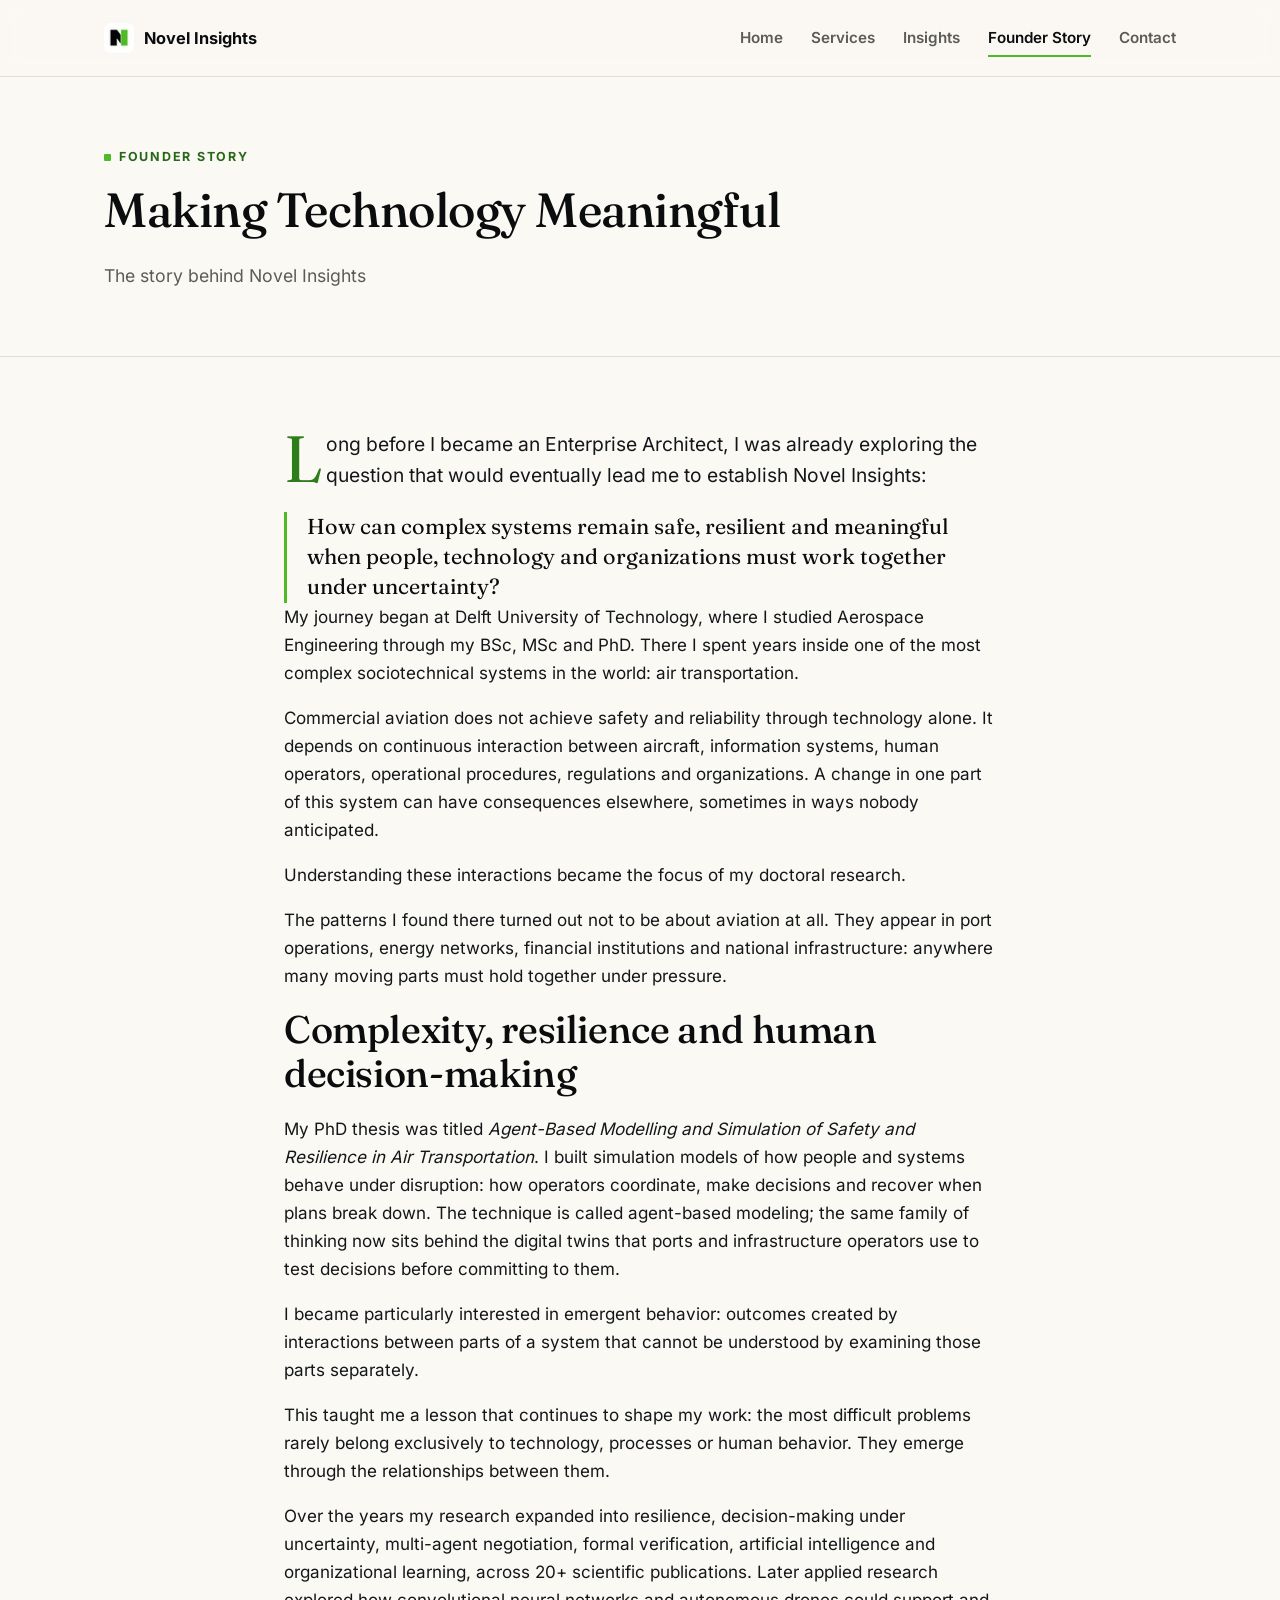
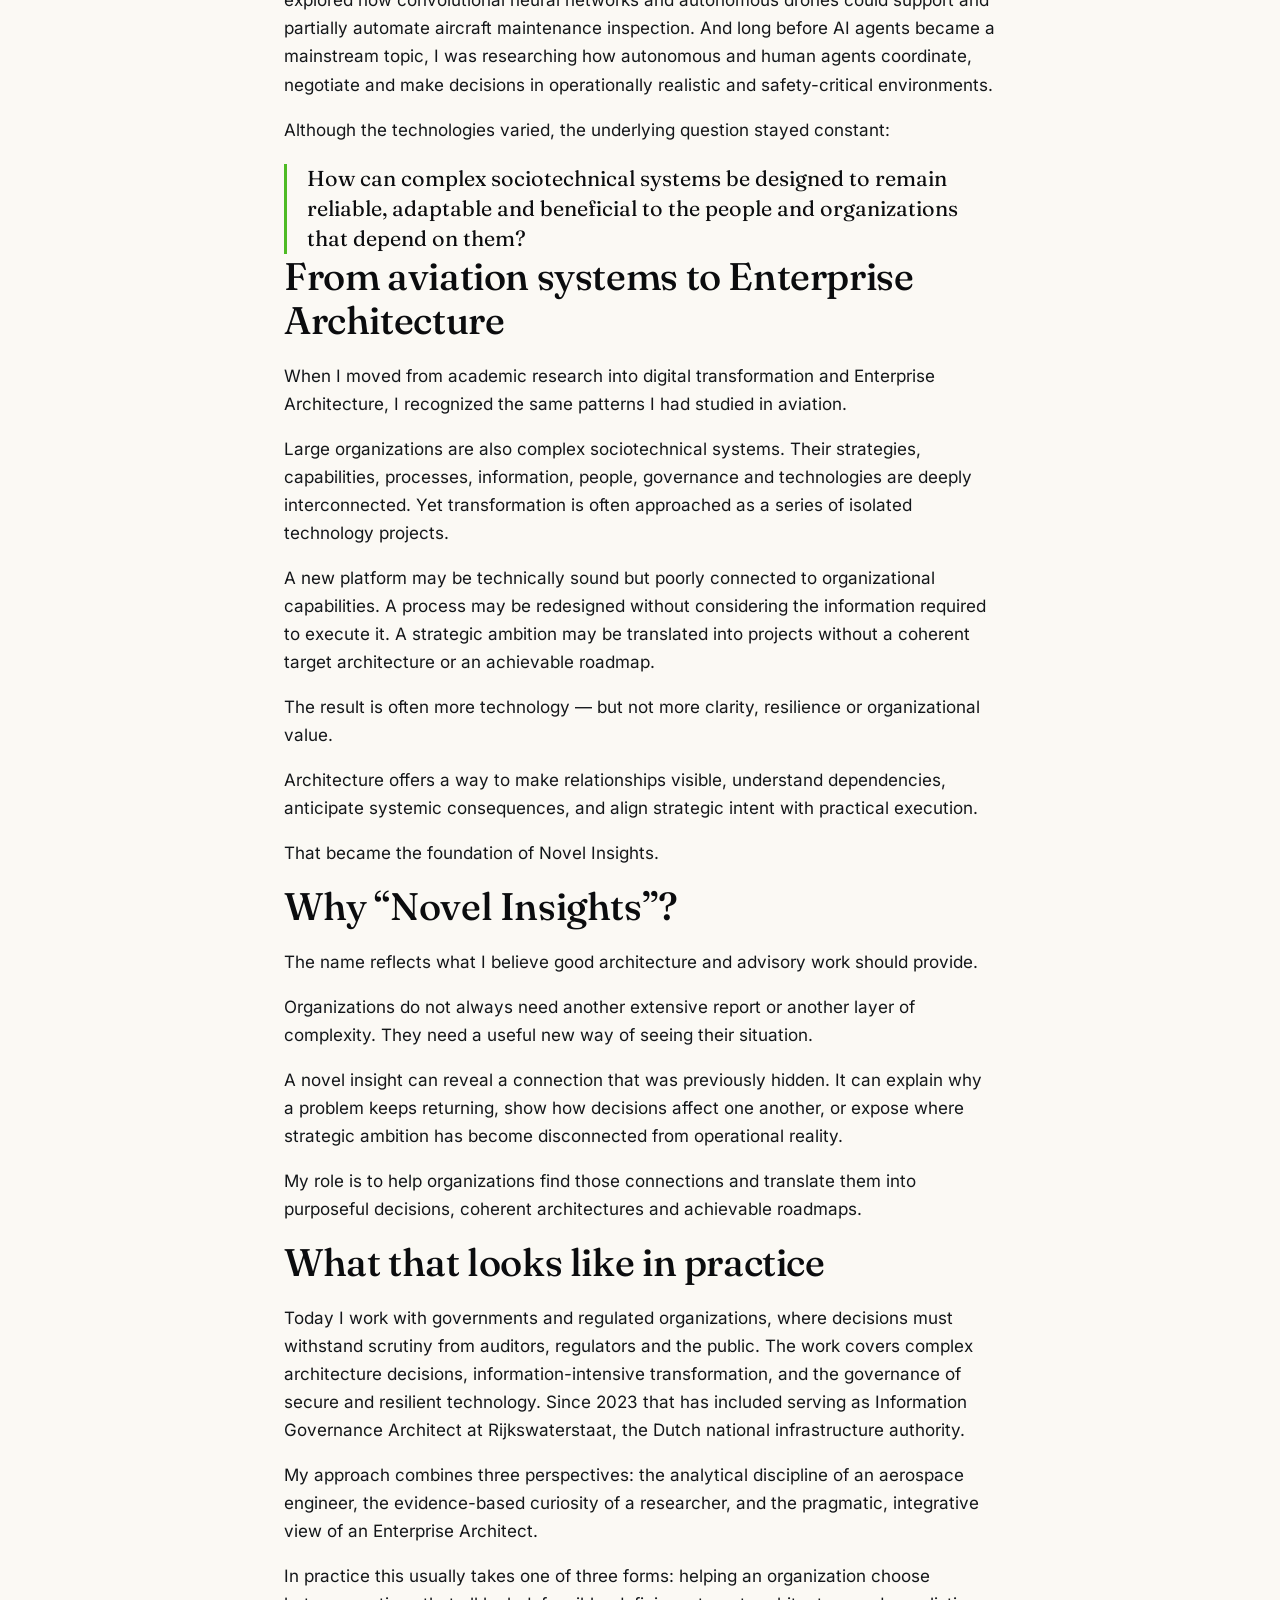
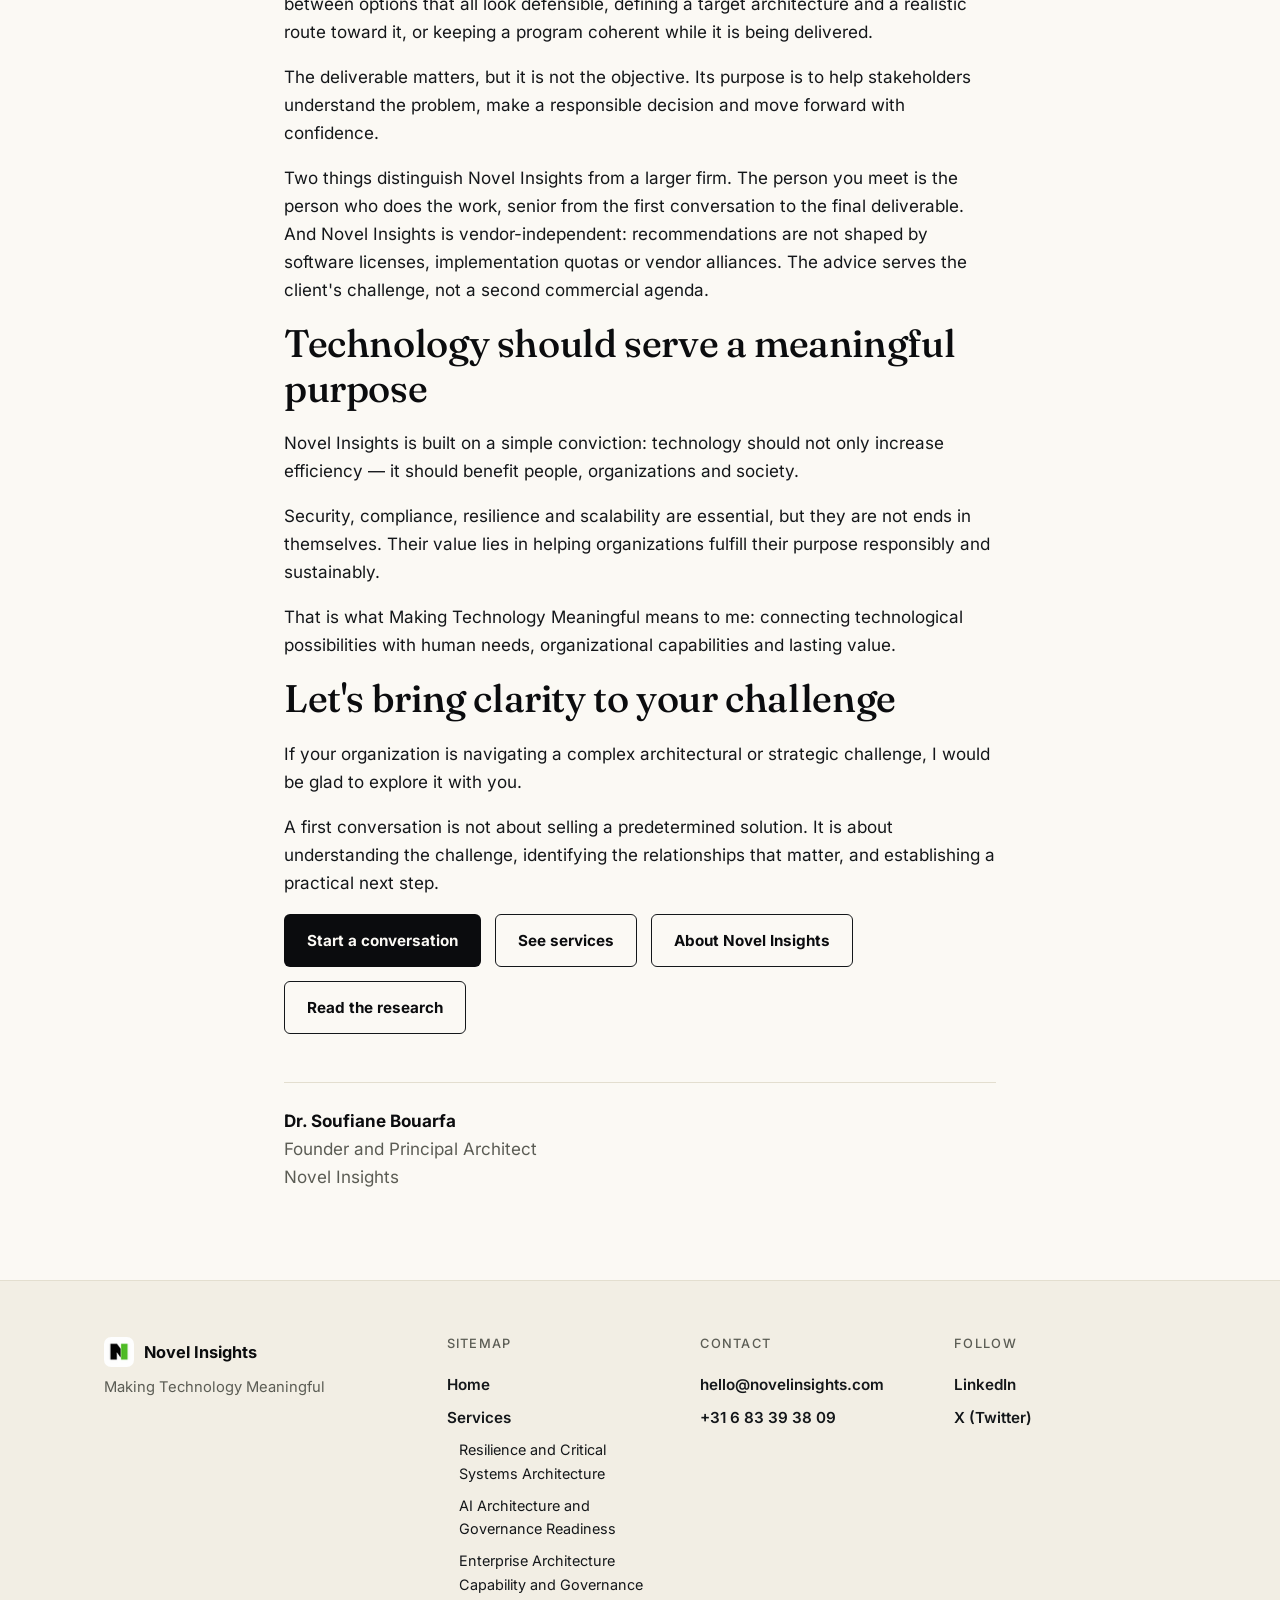
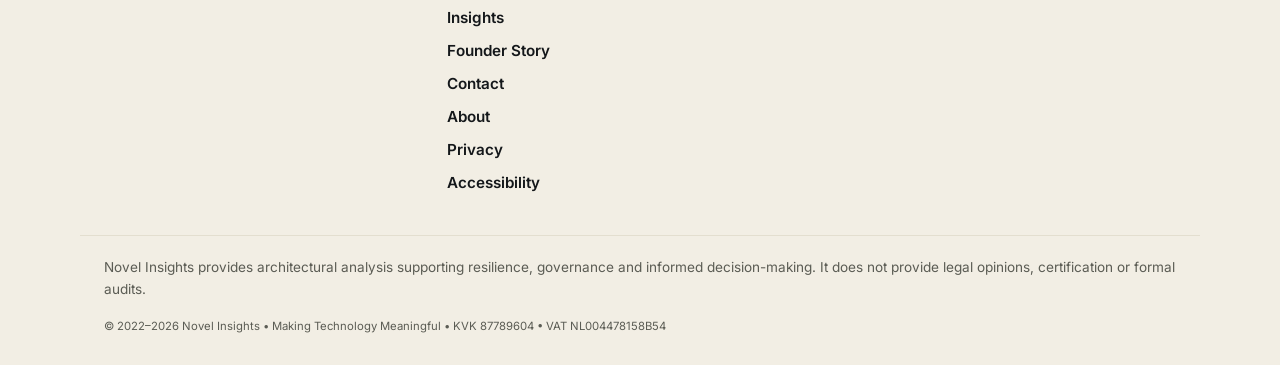
<file: founder-story.html>
<!doctype html>
<html lang="en">
<head>
  <meta charset="utf-8">
  <meta name="viewport" content="width=device-width, initial-scale=1">
  <title>Founder Story | Novel Insights</title>
  <meta name="description" content="How a PhD on the safety and resilience of complex sociotechnical systems led to an independent architecture practice for governments and regulated organizations.">

  <link rel="canonical" href="https://www.novelinsights.com/founder-story.html">

  <meta property="og:title" content="Founder Story | Novel Insights">
  <meta property="og:description" content="How a PhD on the safety and resilience of complex sociotechnical systems led to an independent architecture practice for governments and regulated organizations.">
  <meta property="og:type" content="profile">
  <meta property="og:url" content="https://www.novelinsights.com/founder-story.html">
  <meta property="og:image" content="https://www.novelinsights.com/assets/og.png">
  <meta name="twitter:card" content="summary_large_image">
  <meta name="twitter:site" content="@NovelinsightsHQ">

  <link rel="icon" href="/favicon.ico" sizes="any">
  <link rel="icon" type="image/png" sizes="32x32" href="/assets/favicon-32.png">
  <link rel="icon" type="image/png" sizes="192x192" href="/assets/favicon-192.png">
  <link rel="apple-touch-icon" sizes="180x180" href="/assets/apple-touch-icon.png">
  <link rel="manifest" href="/site.webmanifest">

  <link rel="preload" as="font" type="font/woff2" href="/assets/fonts/fraunces-latin.woff2" crossorigin>

  <link rel="stylesheet" href="/styles.css">

  <noscript><link rel="stylesheet" href="/noscript.css"></noscript>

  <script type="application/ld+json">
  {
    "@context": "https://schema.org",
    "@type": "Person",
    "name": "Dr. Soufiane Bouarfa",
    "jobTitle": "Founder and Principal Architect",
    "alumniOf": {
      "@type": "CollegeOrUniversity",
      "name": "Delft University of Technology"
    },
    "worksFor": {
      "@type": "Organization",
      "name": "Novel Insights",
      "url": "https://www.novelinsights.com/"
    },
    "sameAs": [
      "https://scholar.google.com/citations?user=TK9PBDMAAAAJ",
      "https://www.linkedin.com/in/soufianebouarfa"
    ]
  }
  </script>

  <script type="application/ld+json">
  {
    "@context": "https://schema.org",
    "@type": "BreadcrumbList",
    "itemListElement": [
      { "@type": "ListItem", "position": 1, "name": "Home", "item": "https://www.novelinsights.com/" },
      { "@type": "ListItem", "position": 2, "name": "Founder Story", "item": "https://www.novelinsights.com/founder-story.html" }
    ]
  }
  </script>

  <script data-goatcounter="https://novelinsights.goatcounter.com/count"
          async src="//gc.zgo.at/count.js"></script>
</head>
<body data-page="founder-story">
<a class="skip-link" href="#main-content">Skip to content</a>

<header class="site-header">
  <div class="container nav-wrap">
    <a class="brand" href="/">
      <img class="brandmark" src="/assets/favicon-32.png" alt="Novel Insights logo" width="30" height="30">
      <span>Novel Insights</span>
    </a>
    <button class="nav-toggle" aria-expanded="false" aria-controls="primary-nav" aria-label="Toggle navigation">
      <span></span><span></span><span></span>
    </button>
    <nav id="primary-nav" class="nav" aria-label="Primary">
      <a href="/">Home</a>
      <a href="/services.html">Services</a>
      <a href="/insights.html">Insights</a>
      <a href="/founder-story.html" aria-current="page">Founder Story</a>
      <a href="/contact.html">Contact</a>
    </nav>
  </div>
</header>

<main id="main-content">
<header class="page-header">
  <div class="container">
    <p class="kicker">Founder Story</p>
    <h1>Making Technology Meaningful</h1>
    <p class="sub">The story behind Novel Insights</p>
  </div>
</header>

<section class="section">
  <div class="container narrow reveal">
    <article>
      <p class="lead">
        Long before I became an Enterprise Architect, I was already exploring the question
        that would eventually lead me to establish Novel Insights:
      </p>

      <blockquote>
        How can complex systems remain safe, resilient and meaningful when people, technology
        and organizations must work together under uncertainty?
      </blockquote>

      <p>
        My journey began at Delft University of Technology, where I studied Aerospace
        Engineering through my BSc, MSc and PhD. There I spent years inside one of the most
        complex sociotechnical systems in the world: air transportation.
      </p>

      <p>
        Commercial aviation does not achieve safety and reliability through technology alone.
        It depends on continuous interaction between aircraft, information systems, human
        operators, operational procedures, regulations and organizations. A change in one part
        of this system can have consequences elsewhere, sometimes in ways nobody anticipated.
      </p>

      <p>
        Understanding these interactions became the focus of my doctoral research.
      </p>

      <p>
        The patterns I found there turned out not to be about aviation at all. They appear in
        port operations, energy networks, financial institutions and national infrastructure:
        anywhere many moving parts must hold together under pressure.
      </p>

      <h2>Complexity, resilience and human decision-making</h2>

      <p>
        My PhD thesis was titled <cite>Agent-Based Modelling and Simulation of Safety and
        Resilience in Air Transportation</cite>. I built simulation models of how people and
        systems behave under disruption: how operators
        coordinate, make decisions and recover when plans break down. The technique is called
        agent-based modeling; the same family of thinking now sits behind the digital twins
        that ports and infrastructure operators use to test decisions before committing to
        them.
      </p>

      <p>
        I became particularly interested in emergent behavior: outcomes created by
        interactions between parts of a system that cannot be understood by examining those
        parts separately.
      </p>

      <p>
        This taught me a lesson that continues to shape my work: the most difficult problems
        rarely belong exclusively to technology, processes or human behavior. They emerge
        through the relationships between them.
      </p>

      <p>
        Over the years my research expanded into resilience, decision-making under
        uncertainty, multi-agent negotiation, formal verification, artificial intelligence and
        organizational learning, across 20+ scientific publications. Later applied
        research explored how convolutional neural networks and
        autonomous drones could support and partially automate aircraft maintenance inspection.
        And long before AI agents became a mainstream topic, I was researching how autonomous
        and human agents coordinate, negotiate and make decisions in operationally realistic and
        safety-critical environments.
      </p>

      <p>
        Although the technologies varied, the underlying question stayed constant:
      </p>

      <blockquote>
        How can complex sociotechnical systems be designed to remain reliable, adaptable and
        beneficial to the people and organizations that depend on them?
      </blockquote>

      <h2>From aviation systems to Enterprise Architecture</h2>

      <p>
        When I moved from academic research into digital transformation and Enterprise
        Architecture, I recognized the same patterns I had studied in aviation.
      </p>

      <p>
        Large organizations are also complex sociotechnical systems. Their strategies,
        capabilities, processes, information, people, governance and technologies are deeply
        interconnected. Yet transformation is often approached as a series of isolated
        technology projects.
      </p>

      <p>
        A new platform may be technically sound but poorly connected to organizational
        capabilities. A process may be redesigned without considering the information required
        to execute it. A strategic ambition may be translated into projects without a coherent
        target architecture or an achievable roadmap.
      </p>

      <p>
        The result is often more technology — but not more clarity, resilience or
        organizational value.
      </p>

      <p>
        Architecture offers a way to make relationships visible, understand dependencies,
        anticipate systemic consequences, and align strategic intent with practical execution.
      </p>

      <p>
        That became the foundation of Novel Insights.
      </p>

      <h2>Why “Novel Insights”?</h2>

      <p>
        The name reflects what I believe good architecture and advisory work should provide.
      </p>

      <p>
        Organizations do not always need another extensive report or another layer of
        complexity. They need a useful new way of seeing their situation.
      </p>

      <p>
        A novel insight can reveal a connection that was previously hidden. It can explain why
        a problem keeps returning, show how decisions affect one another, or expose where
        strategic ambition has become disconnected from operational reality.
      </p>

      <p>
        My role is to help organizations find those connections and translate them into
        purposeful decisions, coherent architectures and achievable roadmaps.
      </p>

      <h2>What that looks like in practice</h2>

      <p>
        Today I work with governments and regulated organizations, where decisions must
        withstand scrutiny from auditors, regulators and the public. The work covers complex
        architecture decisions, information-intensive transformation, and the governance of
        secure and resilient technology. Since 2023 that has included serving as Information
        Governance Architect at Rijkswaterstaat, the Dutch national infrastructure authority.
      </p>

      <p>
        My approach combines three perspectives: the analytical discipline of an aerospace
        engineer, the evidence-based curiosity of a researcher, and the pragmatic, integrative
        view of an Enterprise Architect.
      </p>

      <p>
        In practice this usually takes one of three forms: helping an organization choose
        between options that all look defensible, defining a target architecture and a
        realistic route toward it, or keeping a program coherent while it is being
        delivered.
      </p>

      <p>
        The deliverable matters, but it is not the objective. Its purpose is to help
        stakeholders understand the problem, make a responsible decision and move forward with
        confidence.
      </p>

      <p>
        Two things distinguish Novel Insights from a larger firm. The person you meet is the
        person who does the work, senior from the first conversation to the final deliverable.
        And Novel Insights is vendor-independent: recommendations are not shaped by software
        licenses, implementation quotas or vendor alliances. The advice serves the client's
        challenge, not a second commercial agenda.
      </p>

      <h2>Technology should serve a meaningful purpose</h2>

      <p>
        Novel Insights is built on a simple conviction: technology should not only increase
        efficiency — it should benefit people, organizations and society.
      </p>

      <p>
        Security, compliance, resilience and scalability are essential, but they are not ends
        in themselves. Their value lies in helping organizations fulfill their purpose
        responsibly and sustainably.
      </p>

      <p>
        That is what Making Technology Meaningful means to me: connecting technological
        possibilities with human needs, organizational capabilities and lasting value.
      </p>

      <h2>Let's bring clarity to your challenge</h2>

      <p>
        If your organization is navigating a complex architectural or strategic challenge, I
        would be glad to explore it with you.
      </p>

      <p>
        A first conversation is not about selling a predetermined solution. It is about
        understanding the challenge, identifying the relationships that matter, and
        establishing a practical next step.
      </p>

      <div class="cta-row">
        <a class="btn primary" href="/contact.html">Start a conversation</a>
        <a class="btn ghost" href="/services.html">See services</a>
        <a class="btn ghost" href="/about.html">About Novel Insights</a>
        <a class="btn ghost" href="https://scholar.google.com/citations?user=TK9PBDMAAAAJ" target="_blank" rel="noopener">Read the research</a>
      </div>

      <p class="signoff">
        <strong>Dr. Soufiane Bouarfa</strong><br>
        Founder and Principal Architect<br>
        Novel Insights
      </p>
    </article>
  </div>
</section>

</main>

<footer class="site-footer">
  <div class="container footer-grid">
    <div>
      <a class="brand" href="/">
        <img class="brandmark" src="/assets/favicon-32.png" alt="Novel Insights logo" width="30" height="30">
        <span>Novel Insights</span>
      </a>
      <p class="footer-tag">Making Technology Meaningful</p>
    </div>
    <nav class="footer-col" aria-label="Sitemap">
      <p class="footer-col-label">Sitemap</p>
      <a href="/">Home</a>
      <a href="/services.html">Services</a>
      <a class="footer-sub" href="/services/resilience-critical-systems.html">Resilience and Critical Systems Architecture</a>
      <a class="footer-sub" href="/services/ai-governance-readiness.html">AI Architecture and Governance Readiness</a>
      <a class="footer-sub" href="/services/enterprise-architecture-governance.html">Enterprise Architecture Capability and Governance</a>
      <a href="/insights.html">Insights</a>
      <a href="/founder-story.html">Founder Story</a>
      <a href="/contact.html">Contact</a>
      <a href="/about.html">About</a>
      <a href="/privacy.html">Privacy</a>
      <a href="/accessibility.html">Accessibility</a>
    </nav>
    <div class="footer-col">
      <p class="footer-col-label">Contact</p>
      <a href="mailto:hello@novelinsights.com">hello@novelinsights.com</a>
      <a href="tel:+31683393809">+31 6 83 39 38 09</a>
    </div>
    <div class="footer-col">
      <p class="footer-col-label">Follow</p>
      <a href="https://www.linkedin.com/company/novelinsights" target="_blank" rel="noopener">LinkedIn</a>
      <a href="https://www.x.com/NovelinsightsHQ" target="_blank" rel="noopener">X (Twitter)</a>
    </div>
  </div>
  <div class="container footer-bottom">
    <p>Novel Insights provides architectural analysis supporting resilience, governance and
      informed decision-making. It does not provide legal opinions, certification or formal
      audits.</p>
    <small>&copy; 2022–<span id="year">2026</span> Novel Insights • Making Technology Meaningful • KVK 87789604 • VAT NL004478158B54</small>
  </div>
</footer>

<script src="/script.js"></script>
</body>
</html>
</file>
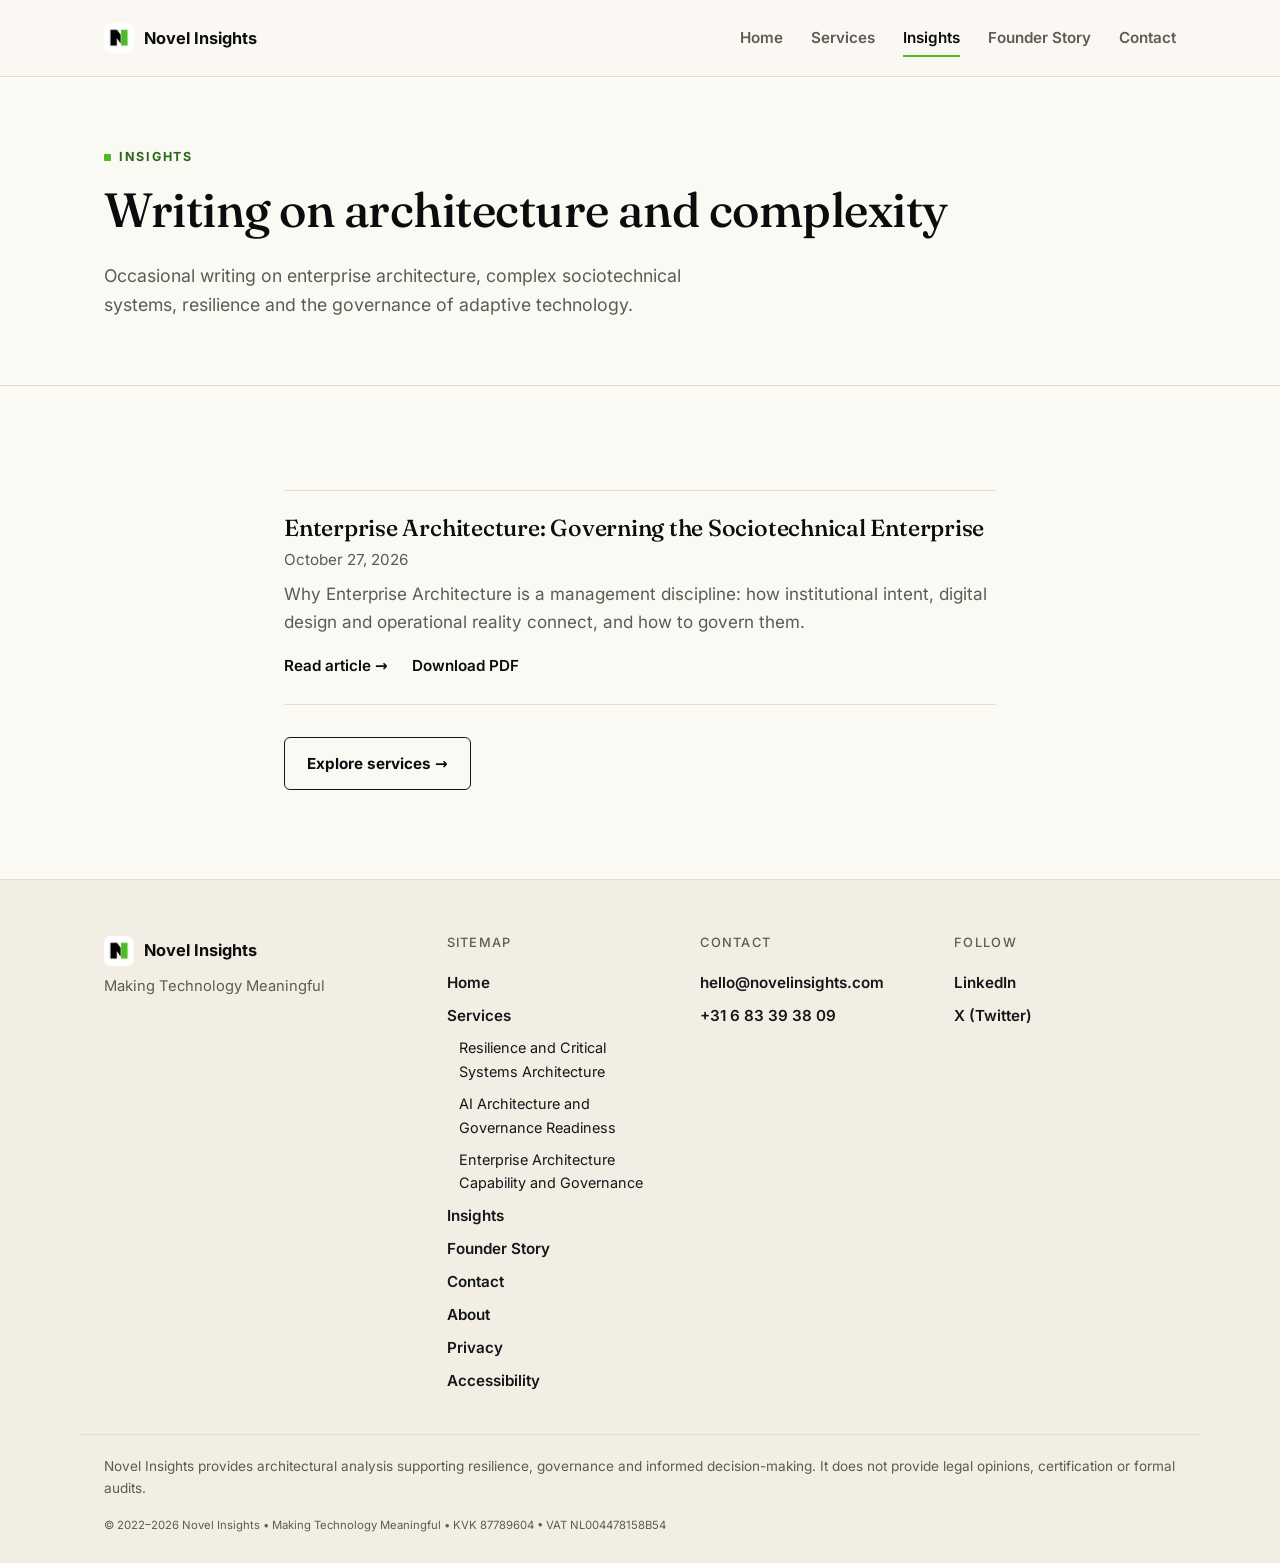
<file: insights.html>
<!doctype html>
<html lang="en">
<head>
  <meta charset="utf-8">
  <meta name="viewport" content="width=device-width, initial-scale=1">
  <title>Insights | Novel Insights</title>
  <meta name="description" content="Occasional writing from Novel Insights on enterprise architecture, complex sociotechnical systems, resilience and the governance of adaptive technology.">

  <link rel="canonical" href="https://www.novelinsights.com/insights.html">

  <meta property="og:title" content="Insights | Novel Insights">
  <meta property="og:description" content="Occasional writing from Novel Insights on enterprise architecture, complex sociotechnical systems, resilience and the governance of adaptive technology.">
  <meta property="og:type" content="website">
  <meta property="og:url" content="https://www.novelinsights.com/insights.html">
  <meta property="og:image" content="https://www.novelinsights.com/assets/og.png">
  <meta name="twitter:card" content="summary_large_image">
  <meta name="twitter:site" content="@NovelinsightsHQ">

  <link rel="icon" href="/favicon.ico" sizes="any">
  <link rel="icon" type="image/png" sizes="32x32" href="/assets/favicon-32.png">
  <link rel="icon" type="image/png" sizes="192x192" href="/assets/favicon-192.png">
  <link rel="apple-touch-icon" sizes="180x180" href="/assets/apple-touch-icon.png">
  <link rel="manifest" href="/site.webmanifest">

  <link rel="preload" as="font" type="font/woff2" href="/assets/fonts/fraunces-latin.woff2" crossorigin>

  <link rel="stylesheet" href="/styles.css">

  <noscript><link rel="stylesheet" href="/noscript.css"></noscript>

  <script type="application/ld+json">
  {
    "@context": "https://schema.org",
    "@type": "BreadcrumbList",
    "itemListElement": [
      { "@type": "ListItem", "position": 1, "name": "Home", "item": "https://www.novelinsights.com/" },
      { "@type": "ListItem", "position": 2, "name": "Insights", "item": "https://www.novelinsights.com/insights.html" }
    ]
  }
  </script>

  <script data-goatcounter="https://novelinsights.goatcounter.com/count"
          async src="//gc.zgo.at/count.js"></script>
</head>
<body data-page="insights">
<a class="skip-link" href="#main-content">Skip to content</a>

<header class="site-header">
  <div class="container nav-wrap">
    <a class="brand" href="/">
      <img class="brandmark" src="/assets/favicon-32.png" alt="Novel Insights logo" width="30" height="30">
      <span>Novel Insights</span>
    </a>
    <button class="nav-toggle" aria-expanded="false" aria-controls="primary-nav" aria-label="Toggle navigation">
      <span></span><span></span><span></span>
    </button>
    <nav id="primary-nav" class="nav" aria-label="Primary">
      <a href="/">Home</a>
      <a href="/services.html">Services</a>
      <a href="/insights.html" aria-current="page">Insights</a>
      <a href="/founder-story.html">Founder Story</a>
      <a href="/contact.html">Contact</a>
    </nav>
  </div>
</header>

<main id="main-content">
<header class="page-header">
  <div class="container">
    <p class="kicker">Insights</p>
    <h1>Writing on architecture and complexity</h1>
    <p class="sub">
      Occasional writing on enterprise architecture, complex sociotechnical systems, resilience
      and the governance of adaptive technology.
    </p>
  </div>
</header>

<section class="section">
  <div class="container narrow reveal">
    <ul class="article-list">
      <li>
        <h2><a href="/insights/governing-the-sociotechnical-enterprise.html">Enterprise Architecture: Governing the Sociotechnical Enterprise</a></h2>
        <p class="article-meta"><time datetime="2026-10-27">October 27, 2026</time></p>
        <p>Why Enterprise Architecture is a management discipline: how institutional intent,
          digital design and operational reality connect, and how to govern them.</p>
        <p class="article-links">
          <a class="link-quiet" href="/insights/governing-the-sociotechnical-enterprise.html">Read article →</a>
          <a class="link-quiet" href="/insights/Bouarfa-2026-Governing-the-Sociotechnical-Enterprise.pdf" type="application/pdf" download>Download PDF</a>
        </p>
      </li>
    </ul>
    <p class="section-cta">
      <a class="btn ghost" href="/services.html">Explore services →</a>
    </p>
  </div>
</section>

</main>

<footer class="site-footer">
  <div class="container footer-grid">
    <div>
      <a class="brand" href="/">
        <img class="brandmark" src="/assets/favicon-32.png" alt="Novel Insights logo" width="30" height="30">
        <span>Novel Insights</span>
      </a>
      <p class="footer-tag">Making Technology Meaningful</p>
    </div>
    <nav class="footer-col" aria-label="Sitemap">
      <p class="footer-col-label">Sitemap</p>
      <a href="/">Home</a>
      <a href="/services.html">Services</a>
      <a class="footer-sub" href="/services/resilience-critical-systems.html">Resilience and Critical Systems Architecture</a>
      <a class="footer-sub" href="/services/ai-governance-readiness.html">AI Architecture and Governance Readiness</a>
      <a class="footer-sub" href="/services/enterprise-architecture-governance.html">Enterprise Architecture Capability and Governance</a>
      <a href="/insights.html">Insights</a>
      <a href="/founder-story.html">Founder Story</a>
      <a href="/contact.html">Contact</a>
      <a href="/about.html">About</a>
      <a href="/privacy.html">Privacy</a>
      <a href="/accessibility.html">Accessibility</a>
    </nav>
    <div class="footer-col">
      <p class="footer-col-label">Contact</p>
      <a href="mailto:hello@novelinsights.com">hello@novelinsights.com</a>
      <a href="tel:+31683393809">+31 6 83 39 38 09</a>
    </div>
    <div class="footer-col">
      <p class="footer-col-label">Follow</p>
      <a href="https://www.linkedin.com/company/novelinsights" target="_blank" rel="noopener">LinkedIn</a>
      <a href="https://www.x.com/NovelinsightsHQ" target="_blank" rel="noopener">X (Twitter)</a>
    </div>
  </div>
  <div class="container footer-bottom">
    <p>Novel Insights provides architectural analysis supporting resilience, governance and
      informed decision-making. It does not provide legal opinions, certification or formal
      audits.</p>
    <small>&copy; 2022–<span id="year">2026</span> Novel Insights • Making Technology Meaningful • KVK 87789604 • VAT NL004478158B54</small>
  </div>
</footer>

<script src="/script.js"></script>
</body>
</html>
</file>
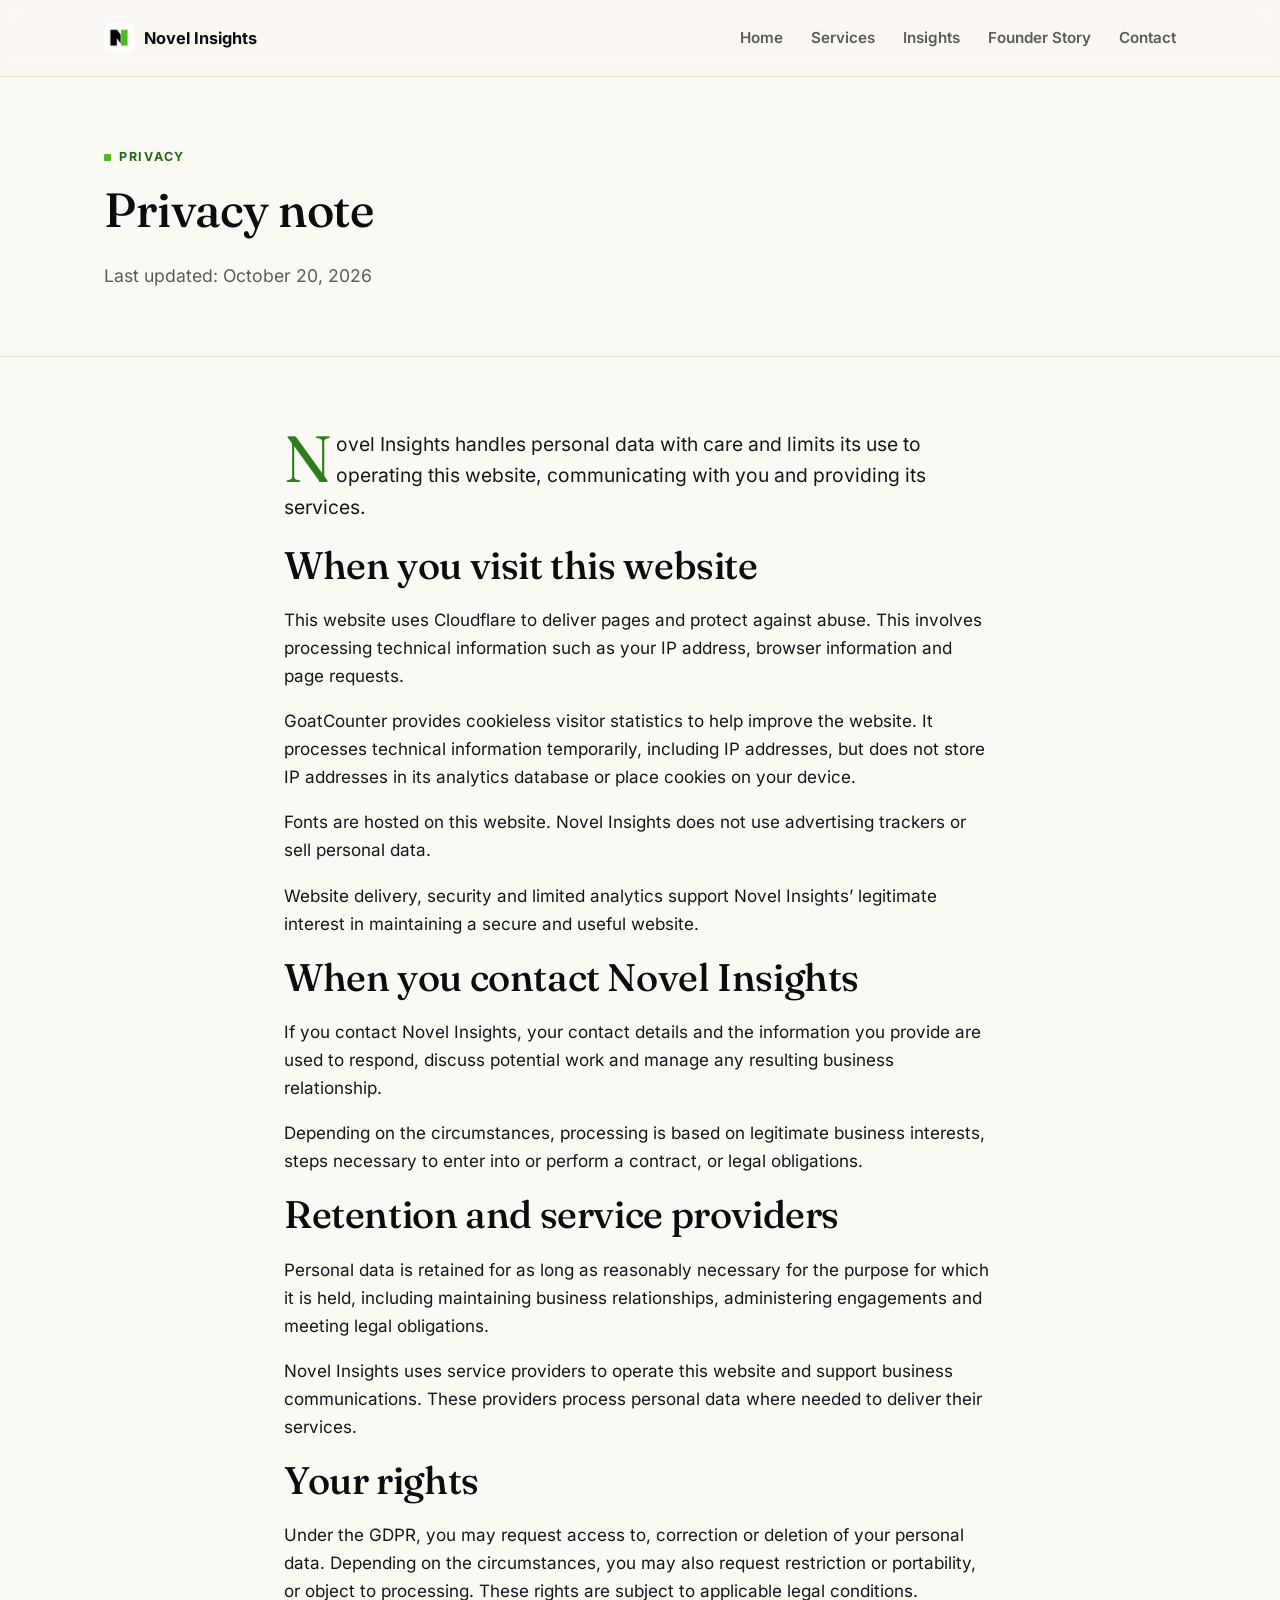
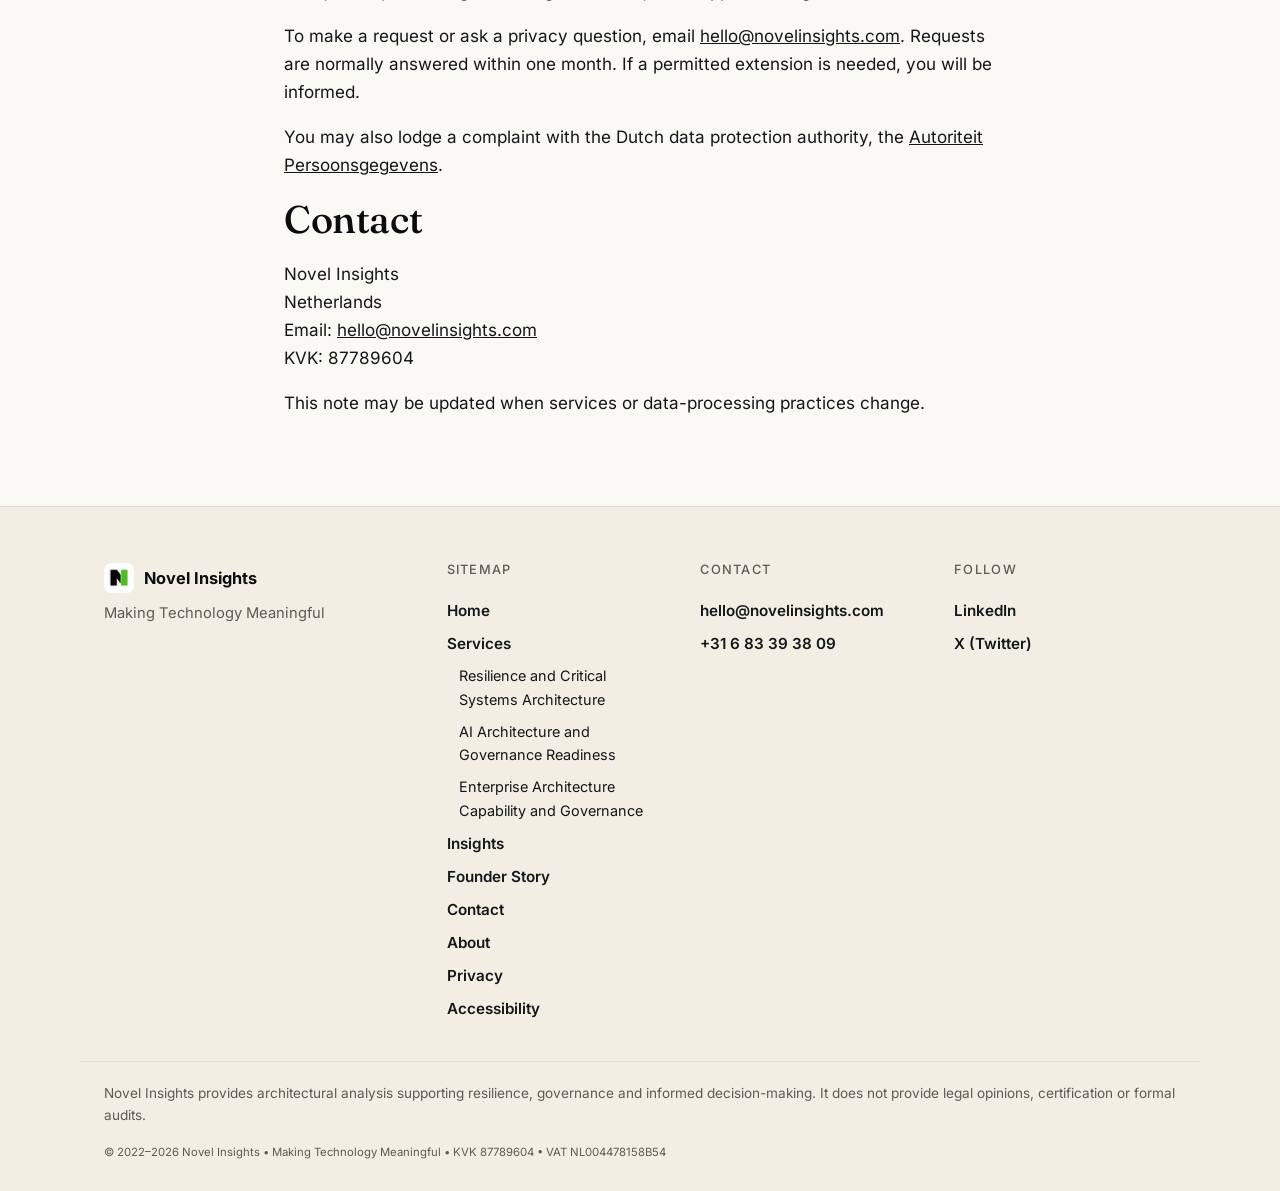
<file: privacy.html>
<!doctype html>
<html lang="en">
<head>
  <meta charset="utf-8">
  <meta name="viewport" content="width=device-width, initial-scale=1">
  <title>Privacy | Novel Insights</title>
  <meta name="description" content="How Novel Insights handles personal data on this website, including analytics, inquiries, retention and your rights under the GDPR.">

  <link rel="canonical" href="https://www.novelinsights.com/privacy.html">

  <meta property="og:title" content="Privacy | Novel Insights">
  <meta property="og:description" content="How Novel Insights handles personal data on this website, including analytics, inquiries, retention and your rights under the GDPR.">
  <meta property="og:type" content="website">
  <meta property="og:url" content="https://www.novelinsights.com/privacy.html">
  <meta property="og:image" content="https://www.novelinsights.com/assets/og.png">
  <meta name="twitter:card" content="summary_large_image">
  <meta name="twitter:site" content="@NovelinsightsHQ">

  <link rel="icon" href="/favicon.ico" sizes="any">
  <link rel="icon" type="image/png" sizes="32x32" href="/assets/favicon-32.png">
  <link rel="icon" type="image/png" sizes="192x192" href="/assets/favicon-192.png">
  <link rel="apple-touch-icon" sizes="180x180" href="/assets/apple-touch-icon.png">
  <link rel="manifest" href="/site.webmanifest">

  <link rel="preload" as="font" type="font/woff2" href="/assets/fonts/fraunces-latin.woff2" crossorigin>

  <link rel="stylesheet" href="/styles.css">

  <noscript><link rel="stylesheet" href="/noscript.css"></noscript>

  <script type="application/ld+json">
  {
    "@context": "https://schema.org",
    "@type": "BreadcrumbList",
    "itemListElement": [
      { "@type": "ListItem", "position": 1, "name": "Home", "item": "https://www.novelinsights.com/" },
      { "@type": "ListItem", "position": 2, "name": "Privacy", "item": "https://www.novelinsights.com/privacy.html" }
    ]
  }
  </script>

  <script data-goatcounter="https://novelinsights.goatcounter.com/count"
          async src="//gc.zgo.at/count.js"></script>
</head>
<body data-page="privacy">
<a class="skip-link" href="#main-content">Skip to content</a>

<header class="site-header">
  <div class="container nav-wrap">
    <a class="brand" href="/">
      <img class="brandmark" src="/assets/favicon-32.png" alt="Novel Insights logo" width="30" height="30">
      <span>Novel Insights</span>
    </a>
    <button class="nav-toggle" aria-expanded="false" aria-controls="primary-nav" aria-label="Toggle navigation">
      <span></span><span></span><span></span>
    </button>
    <nav id="primary-nav" class="nav" aria-label="Primary">
      <a href="/">Home</a>
      <a href="/services.html">Services</a>
      <a href="/insights.html">Insights</a>
      <a href="/founder-story.html">Founder Story</a>
      <a href="/contact.html">Contact</a>
    </nav>
  </div>
</header>

<main id="main-content">
<header class="page-header">
  <div class="container">
    <p class="kicker">Privacy</p>
    <h1>Privacy note</h1>
    <p class="sub">Last updated: <time datetime="2026-10-20">October 20, 2026</time></p>
  </div>
</header>

<section class="section">
  <div class="container narrow reveal">
    <p class="lead">
      Novel Insights handles personal data with care and limits its use to operating this
      website, communicating with you and providing its services.
    </p>

    <h2>When you visit this website</h2>
    <p>
      This website uses Cloudflare to deliver pages and protect against abuse. This involves
      processing technical information such as your IP address, browser information and page
      requests.
    </p>
    <p>
      GoatCounter provides cookieless visitor statistics to help improve the website. It
      processes technical information temporarily, including IP addresses, but does not store
      IP addresses in its analytics database or place cookies on your device.
    </p>
    <p>
      Fonts are hosted on this website. Novel Insights does not use advertising trackers or
      sell personal data.
    </p>
    <p>
      Website delivery, security and limited analytics support Novel Insights’ legitimate
      interest in maintaining a secure and useful website.
    </p>

    <h2>When you contact Novel Insights</h2>
    <p>
      If you contact Novel Insights, your contact details and the information you provide are
      used to respond, discuss potential work and manage any resulting business relationship.
    </p>
    <p>
      Depending on the circumstances, processing is based on legitimate business interests,
      steps necessary to enter into or perform a contract, or legal obligations.
    </p>

    <h2>Retention and service providers</h2>
    <p>
      Personal data is retained for as long as reasonably necessary for the purpose for which
      it is held, including maintaining business relationships, administering engagements and
      meeting legal obligations.
    </p>
    <p>
      Novel Insights uses service providers to operate this website and support business
      communications. These providers process personal data where needed to deliver their
      services.
    </p>

    <h2>Your rights</h2>
    <p>
      Under the GDPR, you may request access to, correction or deletion of your personal data.
      Depending on the circumstances, you may also request restriction or portability, or
      object to processing. These rights are subject to applicable legal conditions.
    </p>
    <p>
      To make a request or ask a privacy question, email
      <a href="mailto:hello@novelinsights.com">hello@novelinsights.com</a>. Requests are
      normally answered within one month. If a permitted extension is needed, you will be
      informed.
    </p>
    <p>
      You may also lodge a complaint with the Dutch data protection authority, the
      <a href="https://autoriteitpersoonsgegevens.nl">Autoriteit Persoonsgegevens</a>.
    </p>

    <h2>Contact</h2>
    <p>
      Novel Insights<br>
      Netherlands<br>
      Email: <a href="mailto:hello@novelinsights.com">hello@novelinsights.com</a><br>
      KVK: 87789604
    </p>
    <p>This note may be updated when services or data-processing practices change.</p>
  </div>
</section>

</main>

<footer class="site-footer">
  <div class="container footer-grid">
    <div>
      <a class="brand" href="/">
        <img class="brandmark" src="/assets/favicon-32.png" alt="Novel Insights logo" width="30" height="30">
        <span>Novel Insights</span>
      </a>
      <p class="footer-tag">Making Technology Meaningful</p>
    </div>
    <nav class="footer-col" aria-label="Sitemap">
      <p class="footer-col-label">Sitemap</p>
      <a href="/">Home</a>
      <a href="/services.html">Services</a>
      <a class="footer-sub" href="/services/resilience-critical-systems.html">Resilience and Critical Systems Architecture</a>
      <a class="footer-sub" href="/services/ai-governance-readiness.html">AI Architecture and Governance Readiness</a>
      <a class="footer-sub" href="/services/enterprise-architecture-governance.html">Enterprise Architecture Capability and Governance</a>
      <a href="/insights.html">Insights</a>
      <a href="/founder-story.html">Founder Story</a>
      <a href="/contact.html">Contact</a>
      <a href="/about.html">About</a>
      <a href="/privacy.html">Privacy</a>
      <a href="/accessibility.html">Accessibility</a>
    </nav>
    <div class="footer-col">
      <p class="footer-col-label">Contact</p>
      <a href="mailto:hello@novelinsights.com">hello@novelinsights.com</a>
      <a href="tel:+31683393809">+31 6 83 39 38 09</a>
    </div>
    <div class="footer-col">
      <p class="footer-col-label">Follow</p>
      <a href="https://www.linkedin.com/company/novelinsights" target="_blank" rel="noopener">LinkedIn</a>
      <a href="https://www.x.com/NovelinsightsHQ" target="_blank" rel="noopener">X (Twitter)</a>
    </div>
  </div>
  <div class="container footer-bottom">
    <p>Novel Insights provides architectural analysis supporting resilience, governance and
      informed decision-making. It does not provide legal opinions, certification or formal
      audits.</p>
    <small>&copy; 2022–<span id="year">2026</span> Novel Insights • Making Technology Meaningful • KVK 87789604 • VAT NL004478158B54</small>
  </div>
</footer>

<script src="/script.js"></script>
</body>
</html>
</file>
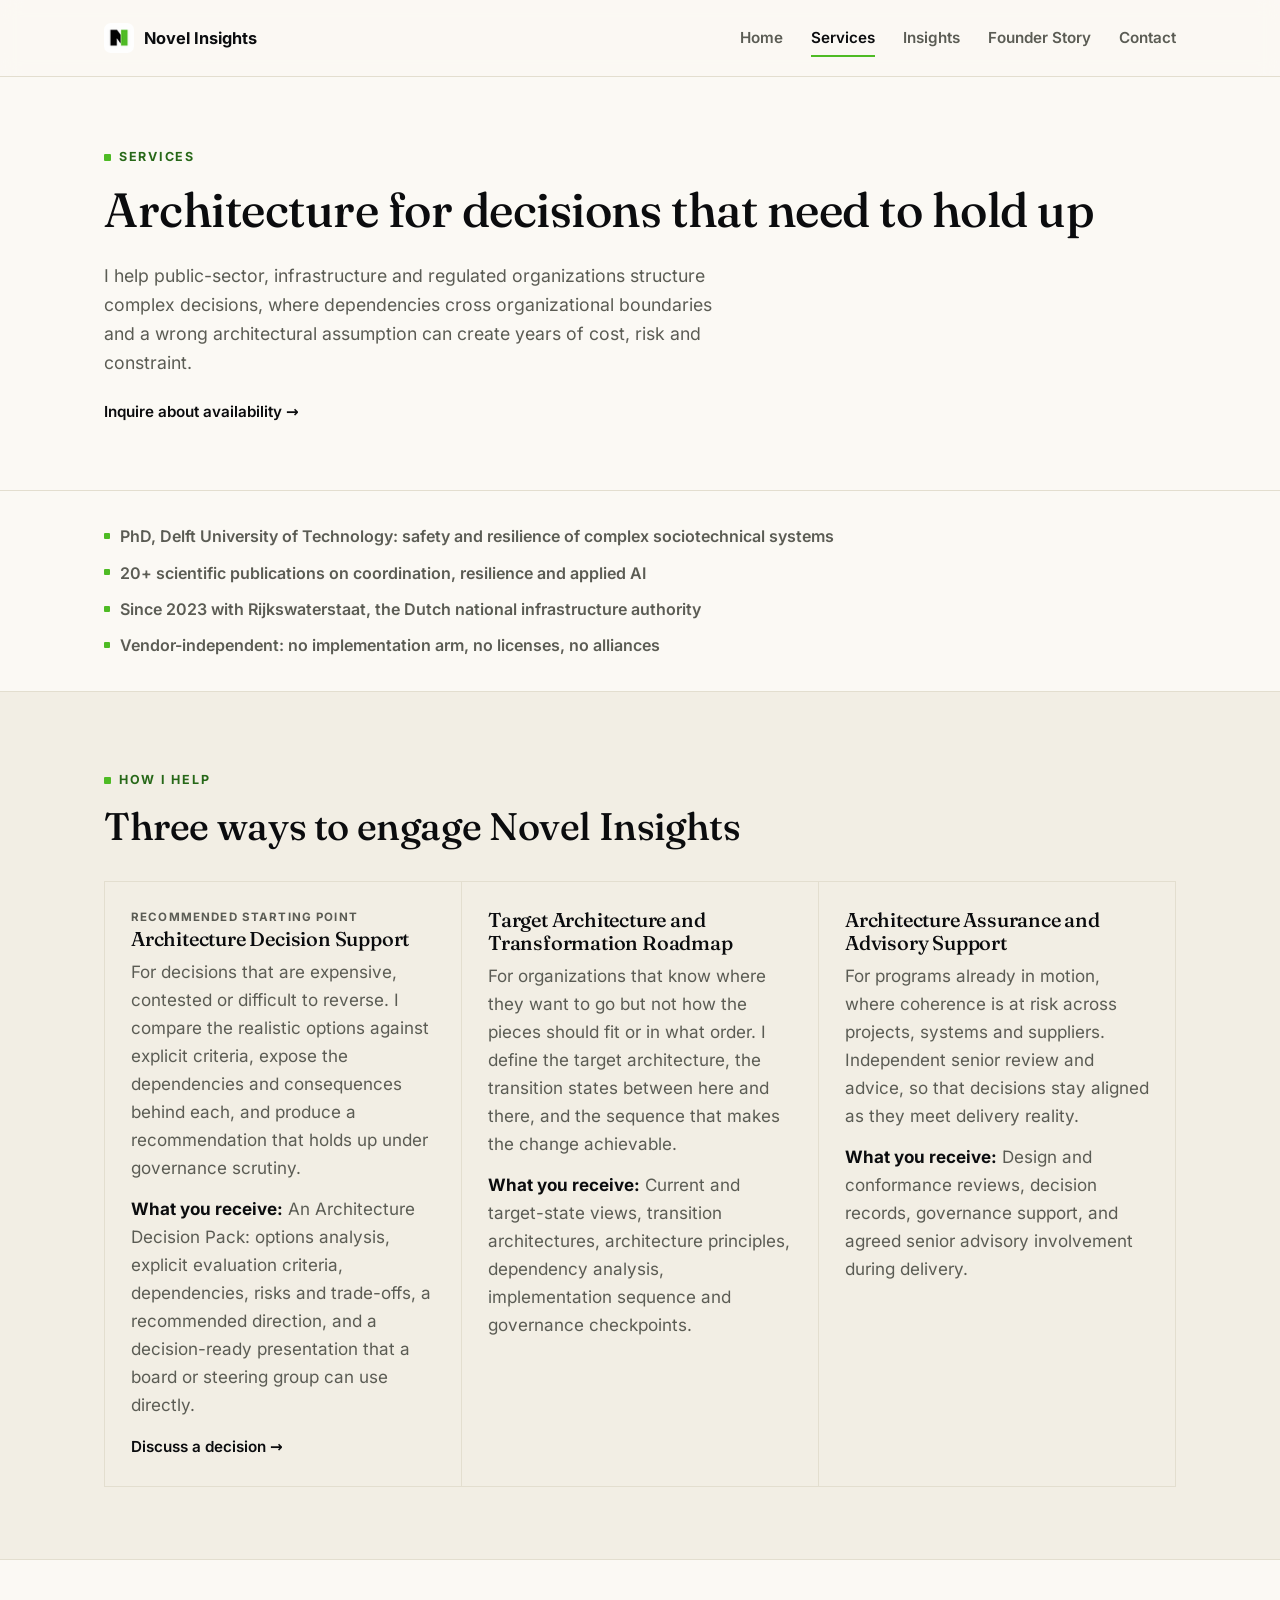
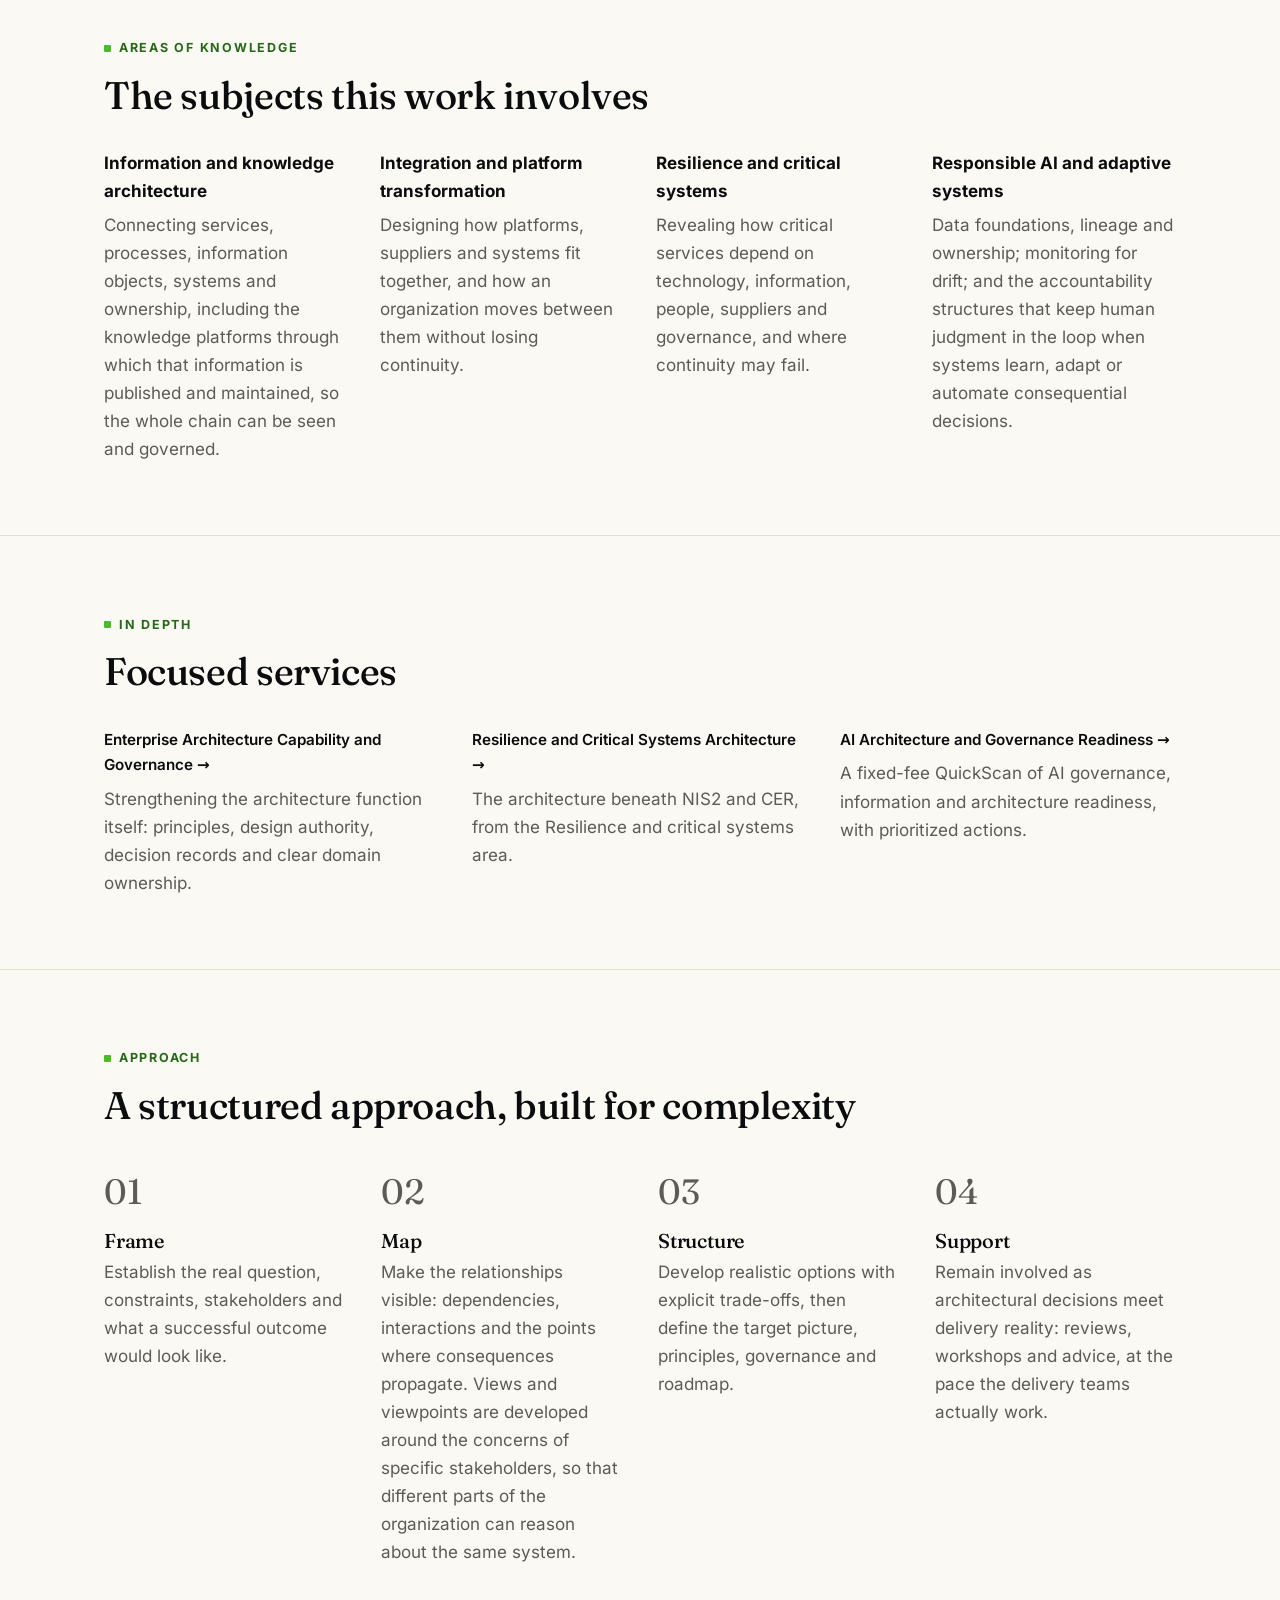
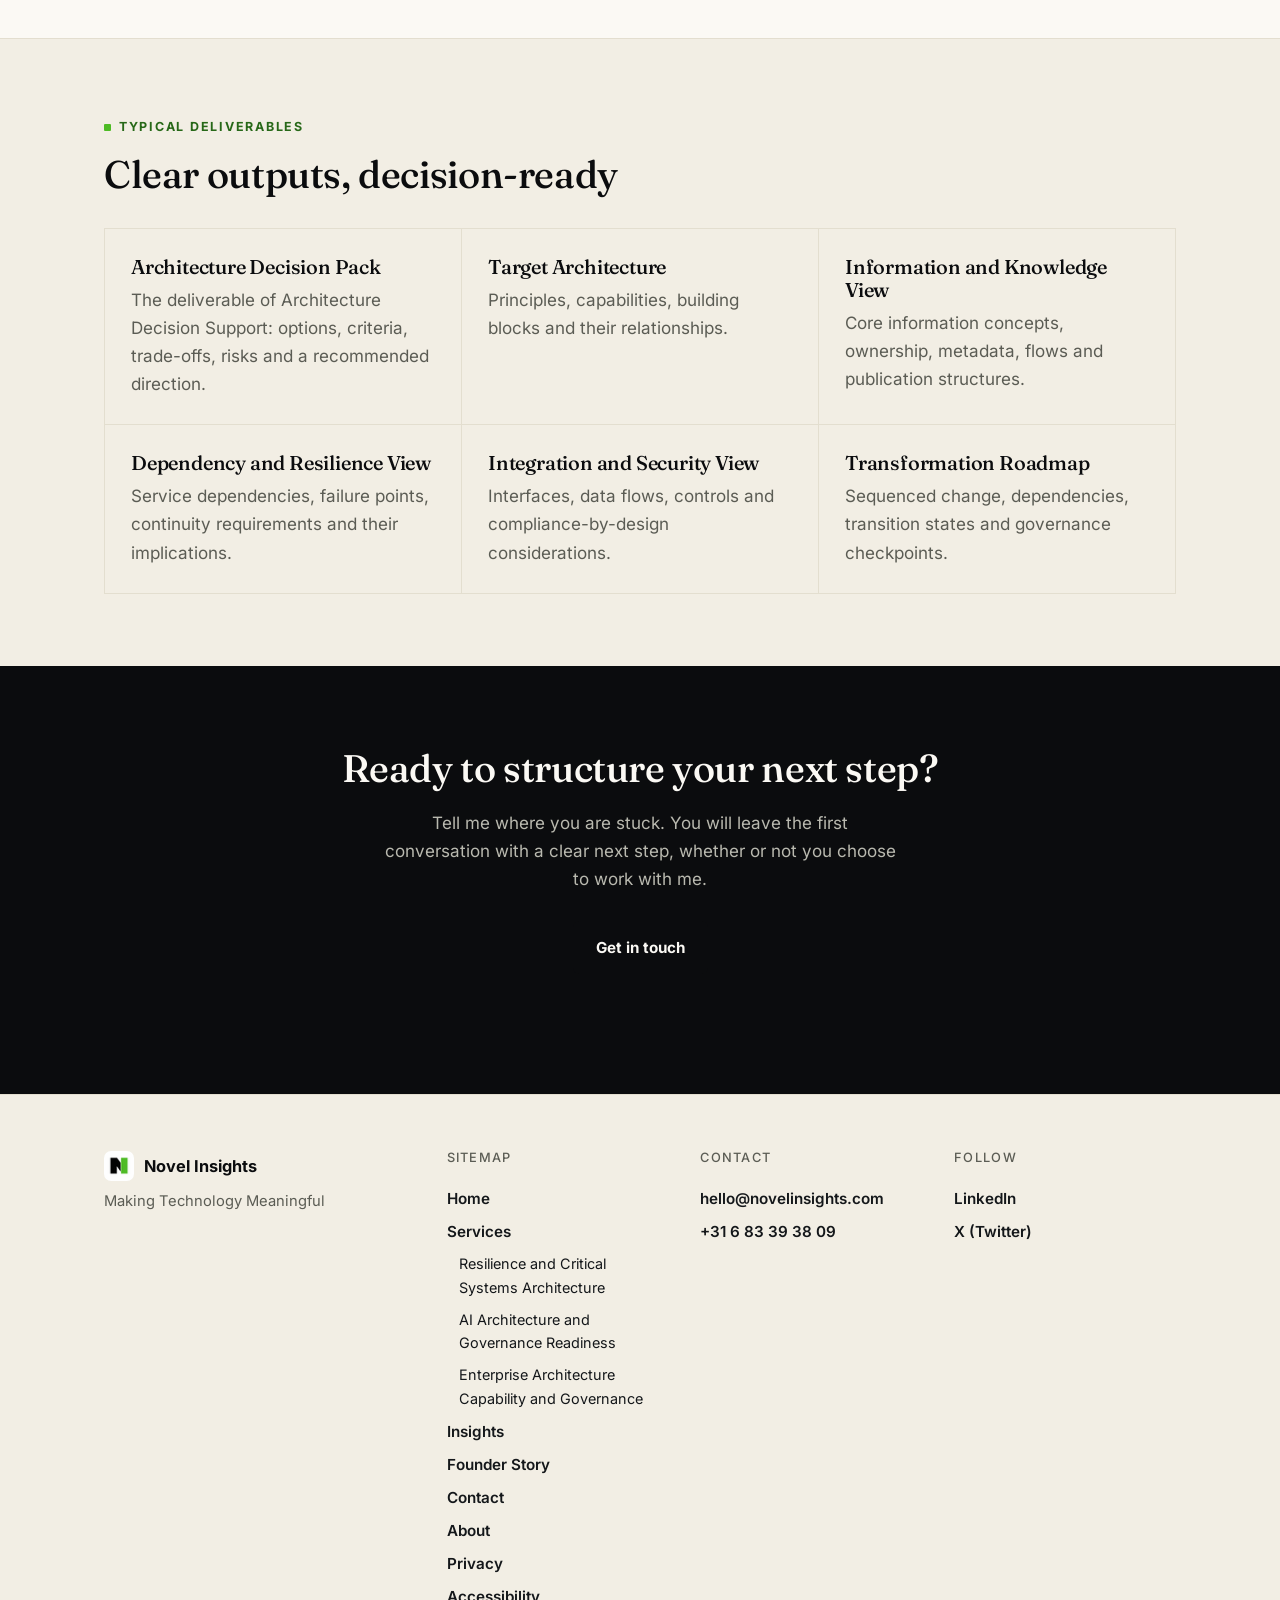
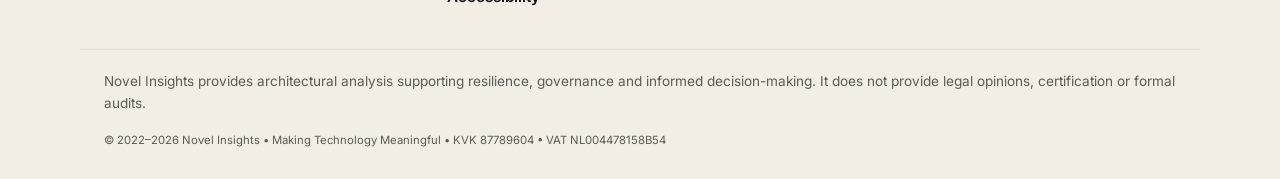
<file: services.html>
<!doctype html>
<html lang="en">
<head>
  <meta charset="utf-8">
  <meta name="viewport" content="width=device-width, initial-scale=1">
  <title>Services | Novel Insights</title>
  <meta name="description" content="Enterprise and solution architecture, decision support, resilience, information and knowledge architecture, and responsible AI for public-sector, infrastructure and regulated organizations.">

  <link rel="canonical" href="https://www.novelinsights.com/services.html">

  <meta property="og:title" content="Services | Novel Insights">
  <meta property="og:description" content="Enterprise and solution architecture, decision support, resilience, information and knowledge architecture, and responsible AI for public-sector, infrastructure and regulated organizations.">
  <meta property="og:type" content="website">
  <meta property="og:url" content="https://www.novelinsights.com/services.html">
  <meta property="og:image" content="https://www.novelinsights.com/assets/og.png">
  <meta name="twitter:card" content="summary_large_image">
  <meta name="twitter:site" content="@NovelinsightsHQ">

  <link rel="icon" href="/favicon.ico" sizes="any">
  <link rel="icon" type="image/png" sizes="32x32" href="/assets/favicon-32.png">
  <link rel="icon" type="image/png" sizes="192x192" href="/assets/favicon-192.png">
  <link rel="apple-touch-icon" sizes="180x180" href="/assets/apple-touch-icon.png">
  <link rel="manifest" href="/site.webmanifest">

  <link rel="preload" as="font" type="font/woff2" href="/assets/fonts/fraunces-latin.woff2" crossorigin>

  <link rel="stylesheet" href="/styles.css">

  <noscript><link rel="stylesheet" href="/noscript.css"></noscript>

  <script type="application/ld+json">
  {
    "@context": "https://schema.org",
    "@type": "BreadcrumbList",
    "itemListElement": [
      { "@type": "ListItem", "position": 1, "name": "Home", "item": "https://www.novelinsights.com/" },
      { "@type": "ListItem", "position": 2, "name": "Services", "item": "https://www.novelinsights.com/services.html" }
    ]
  }
  </script>

  <script data-goatcounter="https://novelinsights.goatcounter.com/count"
          async src="//gc.zgo.at/count.js"></script>
</head>
<body data-page="services">
<a class="skip-link" href="#main-content">Skip to content</a>

<header class="site-header">
  <div class="container nav-wrap">
    <a class="brand" href="/">
      <img class="brandmark" src="/assets/favicon-32.png" alt="Novel Insights logo" width="30" height="30">
      <span>Novel Insights</span>
    </a>
    <button class="nav-toggle" aria-expanded="false" aria-controls="primary-nav" aria-label="Toggle navigation">
      <span></span><span></span><span></span>
    </button>
    <nav id="primary-nav" class="nav" aria-label="Primary">
      <a href="/">Home</a>
      <a href="/services.html" aria-current="page">Services</a>
      <a href="/insights.html">Insights</a>
      <a href="/founder-story.html">Founder Story</a>
      <a href="/contact.html">Contact</a>
    </nav>
  </div>
</header>

<main id="main-content">
<header class="page-header">
  <div class="container">
    <p class="kicker">Services</p>
    <h1>Architecture for decisions that need to hold up</h1>
    <p class="sub">
      I help public-sector, infrastructure and regulated organizations structure complex
      decisions, where dependencies cross organizational boundaries and a wrong
      architectural assumption can create years of cost, risk and constraint.
    </p>
    <p class="quote-cta">
      <a class="link-quiet" href="/contact.html">Inquire about availability →</a>
    </p>
  </div>
</header>

<section class="section proof-band">
  <div class="container reveal">
    <ul class="pillrow" aria-label="Credentials">
      <li class="pill">PhD, Delft University of Technology: safety and resilience of complex sociotechnical systems</li>
      <li class="pill">20+ scientific publications on coordination, resilience and applied AI</li>
      <li class="pill">Since 2023 with Rijkswaterstaat, the Dutch national infrastructure authority</li>
      <li class="pill">Vendor-independent: no implementation arm, no licenses, no alliances</li>
    </ul>
  </div>
</section>

<section id="engagements" class="section alt">
  <div class="container reveal">
    <p class="kicker">How I help</p>
    <h2>Three ways to engage Novel Insights</h2>

    <div class="grid">
      <div class="card">
        <p class="card-eyebrow">Recommended starting point</p>
        <h3>Architecture Decision Support</h3>
        <p>For decisions that are expensive, contested or difficult to reverse. I compare the
          realistic options against explicit criteria, expose the dependencies and
          consequences behind each, and produce a recommendation that holds up under
          governance scrutiny.</p>
        <p>
          <strong>What you receive:</strong> An Architecture Decision Pack: options analysis,
          explicit evaluation criteria, dependencies, risks and trade-offs, a recommended
          direction, and a decision-ready presentation that a board or steering group can use
          directly.
        </p>
        <p class="card-cta">
          <a class="link-quiet" href="/contact.html">Discuss a decision →</a>
        </p>
      </div>
      <div class="card">
        <h3>Target Architecture and Transformation Roadmap</h3>
        <p>For organizations that know where they want to go but not how the pieces should
          fit or in what order. I define the target architecture, the transition states
          between here and there, and the sequence that makes the change achievable.</p>
        <p>
          <strong>What you receive:</strong> Current and target-state views, transition
          architectures, architecture principles, dependency analysis, implementation
          sequence and governance checkpoints.
        </p>
      </div>
      <div class="card">
        <h3>Architecture Assurance and Advisory Support</h3>
        <p>For programs already in motion, where coherence is at risk across projects,
          systems and suppliers. Independent senior review and advice, so that decisions stay
          aligned as they meet delivery reality.</p>
        <p>
          <strong>What you receive:</strong> Design and conformance reviews, decision records,
          governance support, and agreed senior advisory involvement during delivery.
        </p>
      </div>
    </div>
  </div>
</section>

<section id="knowledge" class="section">
  <div class="container reveal">
    <p class="kicker">Areas of knowledge</p>
    <h2>The subjects this work involves</h2>

    <dl class="cap-grid">
      <div>
        <dt>Information and knowledge architecture</dt>
        <dd>Connecting services, processes, information objects, systems and ownership,
          including the knowledge platforms through which that information is published and
          maintained, so the whole chain can be seen and governed.</dd>
      </div>
      <div>
        <dt>Integration and platform transformation</dt>
        <dd>Designing how platforms, suppliers and systems fit together, and how an
          organization moves between them without losing continuity.</dd>
      </div>
      <div>
        <dt>Resilience and critical systems</dt>
        <dd>Revealing how critical services depend on technology, information, people,
          suppliers and governance, and where continuity may fail.</dd>
      </div>
      <div>
        <dt>Responsible AI and adaptive systems</dt>
        <dd>Data foundations, lineage and ownership; monitoring for drift; and the
          accountability structures that keep human judgment in the loop when systems learn,
          adapt or automate consequential decisions.</dd>
      </div>
    </dl>
  </div>
</section>

<section id="focused-services" class="section">
  <div class="container reveal">
    <p class="kicker">In depth</p>
    <h2>Focused services</h2>

    <dl class="cap-grid">
      <div>
        <dt><a class="link-quiet" href="/services/enterprise-architecture-governance.html">Enterprise Architecture Capability and Governance →</a></dt>
        <dd>Strengthening the architecture function itself: principles, design authority,
          decision records and clear domain ownership.</dd>
      </div>
      <div>
        <dt><a class="link-quiet" href="/services/resilience-critical-systems.html">Resilience and Critical Systems Architecture →</a></dt>
        <dd>The architecture beneath NIS2 and CER, from the Resilience and critical systems
          area.</dd>
      </div>
      <div>
        <dt><a class="link-quiet" href="/services/ai-governance-readiness.html">AI Architecture and Governance Readiness →</a></dt>
        <dd>A fixed-fee QuickScan of AI governance, information and architecture readiness,
          with prioritized actions.</dd>
      </div>
    </dl>
  </div>
</section>

<section id="how-i-work" class="section">
  <div class="container reveal">
    <p class="kicker">Approach</p>
    <h2>A structured approach, built for complexity</h2>

    <div class="steps">
      <div class="step">
        <p class="num" aria-hidden="true">01</p>
        <h3>Frame</h3>
        <p>Establish the real question, constraints, stakeholders and what a successful
          outcome would look like.</p>
      </div>
      <div class="step">
        <p class="num" aria-hidden="true">02</p>
        <h3>Map</h3>
        <p>Make the relationships visible: dependencies, interactions and the points where
          consequences propagate. Views and viewpoints are developed around the concerns of
          specific stakeholders, so that different parts of the organization can reason about
          the same system.</p>
      </div>
      <div class="step">
        <p class="num" aria-hidden="true">03</p>
        <h3>Structure</h3>
        <p>Develop realistic options with explicit trade-offs, then define the target picture,
          principles, governance and roadmap.</p>
      </div>
      <div class="step">
        <p class="num" aria-hidden="true">04</p>
        <h3>Support</h3>
        <p>Remain involved as architectural decisions meet delivery reality: reviews,
          workshops and advice, at the pace the delivery teams actually work.</p>
      </div>
    </div>
  </div>
</section>

<section id="deliverables" class="section alt">
  <div class="container reveal">
    <p class="kicker">Typical deliverables</p>
    <h2>Clear outputs, decision-ready</h2>

    <div class="grid">
      <div class="card">
        <h3>Architecture Decision Pack</h3>
        <p>The deliverable of Architecture Decision Support: options, criteria, trade-offs,
          risks and a recommended direction.</p>
      </div>
      <div class="card">
        <h3>Target Architecture</h3>
        <p>Principles, capabilities, building blocks and their relationships.</p>
      </div>
      <div class="card">
        <h3>Information and Knowledge View</h3>
        <p>Core information concepts, ownership, metadata, flows and publication structures.</p>
      </div>
      <div class="card">
        <h3>Dependency and Resilience View</h3>
        <p>Service dependencies, failure points, continuity requirements and their
          implications.</p>
      </div>
      <div class="card">
        <h3>Integration and Security View</h3>
        <p>Interfaces, data flows, controls and compliance-by-design considerations.</p>
      </div>
      <div class="card">
        <h3>Transformation Roadmap</h3>
        <p>Sequenced change, dependencies, transition states and governance checkpoints.</p>
      </div>
    </div>
  </div>
</section>

<section class="cta-band">
  <div class="container narrow reveal">
    <h2>Ready to structure your next step?</h2>
    <p class="sub">
      Tell me where you are stuck. You will leave the first conversation with a clear next
      step, whether or not you choose to work with me.
    </p>
    <div class="cta-row">
      <a class="btn primary" href="/contact.html">Get in touch</a>
    </div>
  </div>
</section>

</main>

<footer class="site-footer">
  <div class="container footer-grid">
    <div>
      <a class="brand" href="/">
        <img class="brandmark" src="/assets/favicon-32.png" alt="Novel Insights logo" width="30" height="30">
        <span>Novel Insights</span>
      </a>
      <p class="footer-tag">Making Technology Meaningful</p>
    </div>
    <nav class="footer-col" aria-label="Sitemap">
      <p class="footer-col-label">Sitemap</p>
      <a href="/">Home</a>
      <a href="/services.html">Services</a>
      <a class="footer-sub" href="/services/resilience-critical-systems.html">Resilience and Critical Systems Architecture</a>
      <a class="footer-sub" href="/services/ai-governance-readiness.html">AI Architecture and Governance Readiness</a>
      <a class="footer-sub" href="/services/enterprise-architecture-governance.html">Enterprise Architecture Capability and Governance</a>
      <a href="/insights.html">Insights</a>
      <a href="/founder-story.html">Founder Story</a>
      <a href="/contact.html">Contact</a>
      <a href="/about.html">About</a>
      <a href="/privacy.html">Privacy</a>
      <a href="/accessibility.html">Accessibility</a>
    </nav>
    <div class="footer-col">
      <p class="footer-col-label">Contact</p>
      <a href="mailto:hello@novelinsights.com">hello@novelinsights.com</a>
      <a href="tel:+31683393809">+31 6 83 39 38 09</a>
    </div>
    <div class="footer-col">
      <p class="footer-col-label">Follow</p>
      <a href="https://www.linkedin.com/company/novelinsights" target="_blank" rel="noopener">LinkedIn</a>
      <a href="https://www.x.com/NovelinsightsHQ" target="_blank" rel="noopener">X (Twitter)</a>
    </div>
  </div>
  <div class="container footer-bottom">
    <p>Novel Insights provides architectural analysis supporting resilience, governance and
      informed decision-making. It does not provide legal opinions, certification or formal
      audits.</p>
    <small>&copy; 2022–<span id="year">2026</span> Novel Insights • Making Technology Meaningful • KVK 87789604 • VAT NL004478158B54</small>
  </div>
</footer>

<script src="/script.js"></script>
</body>
</html>
</file>
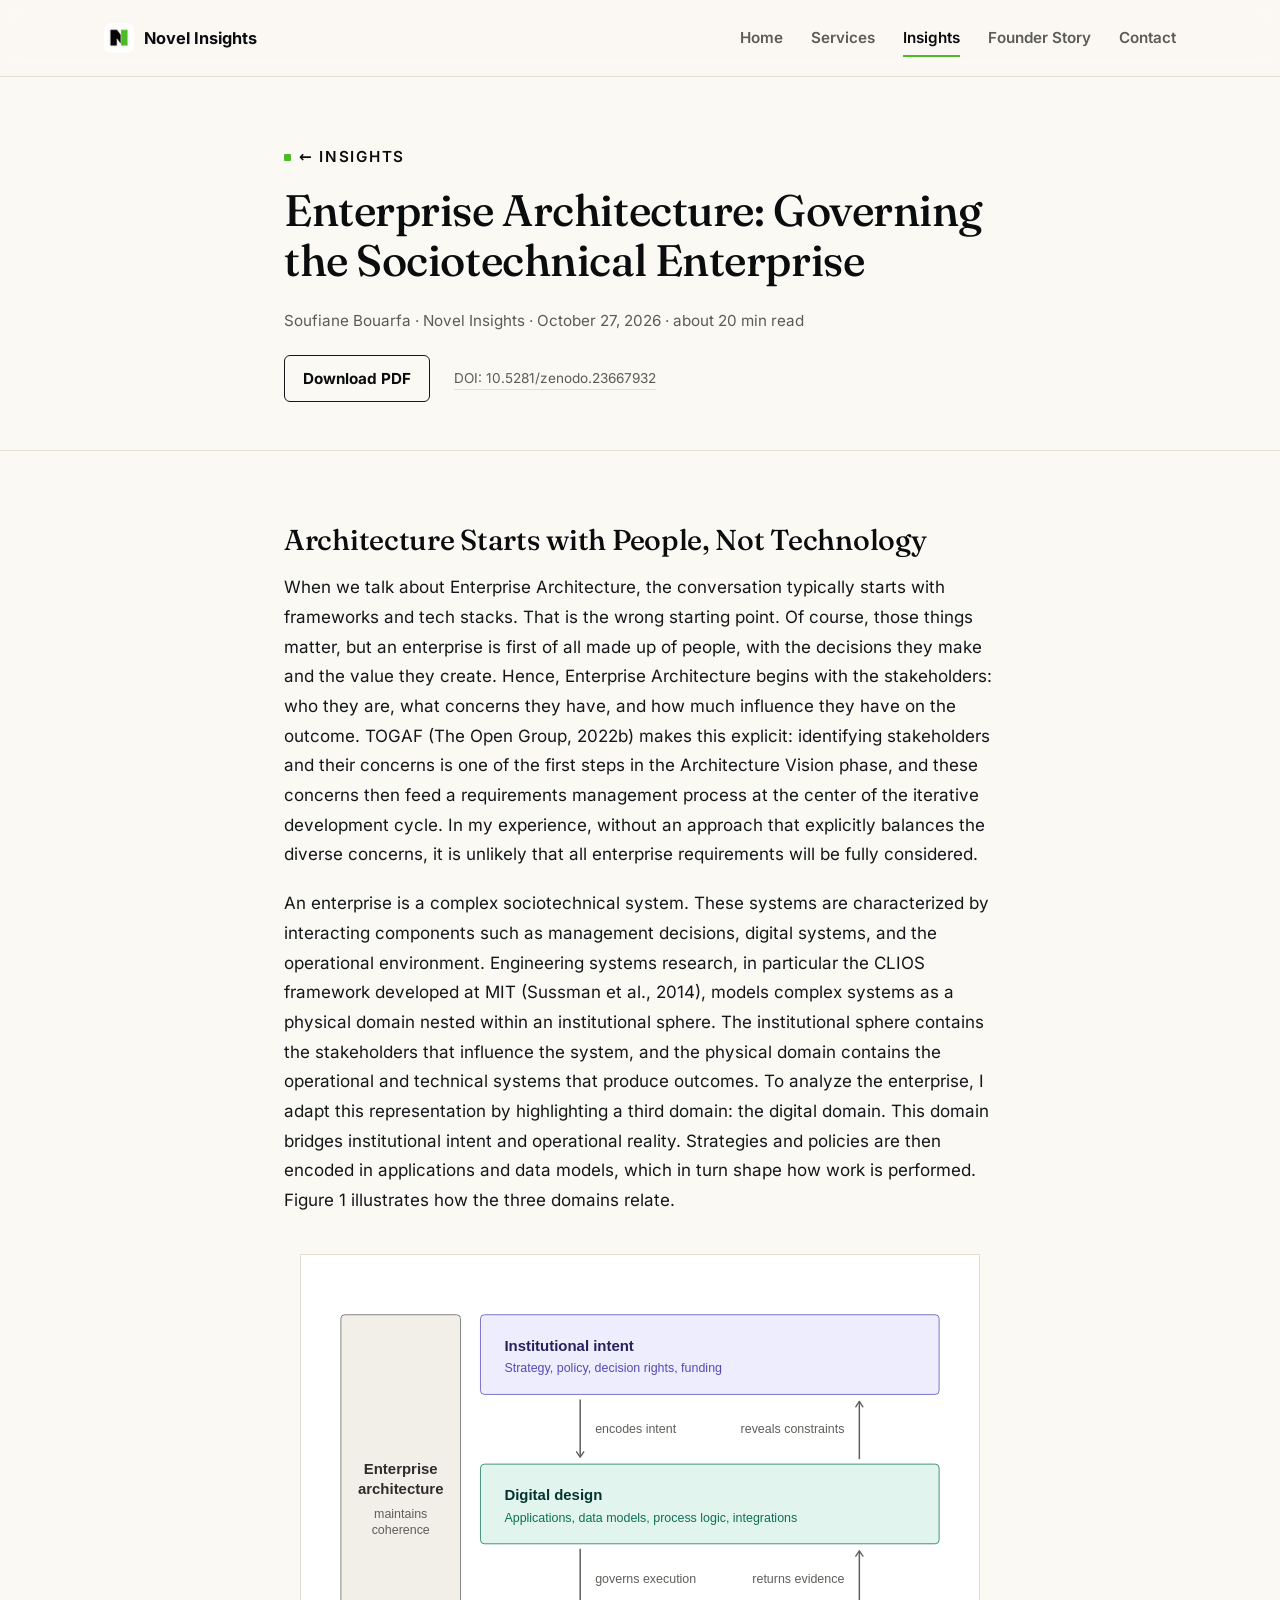
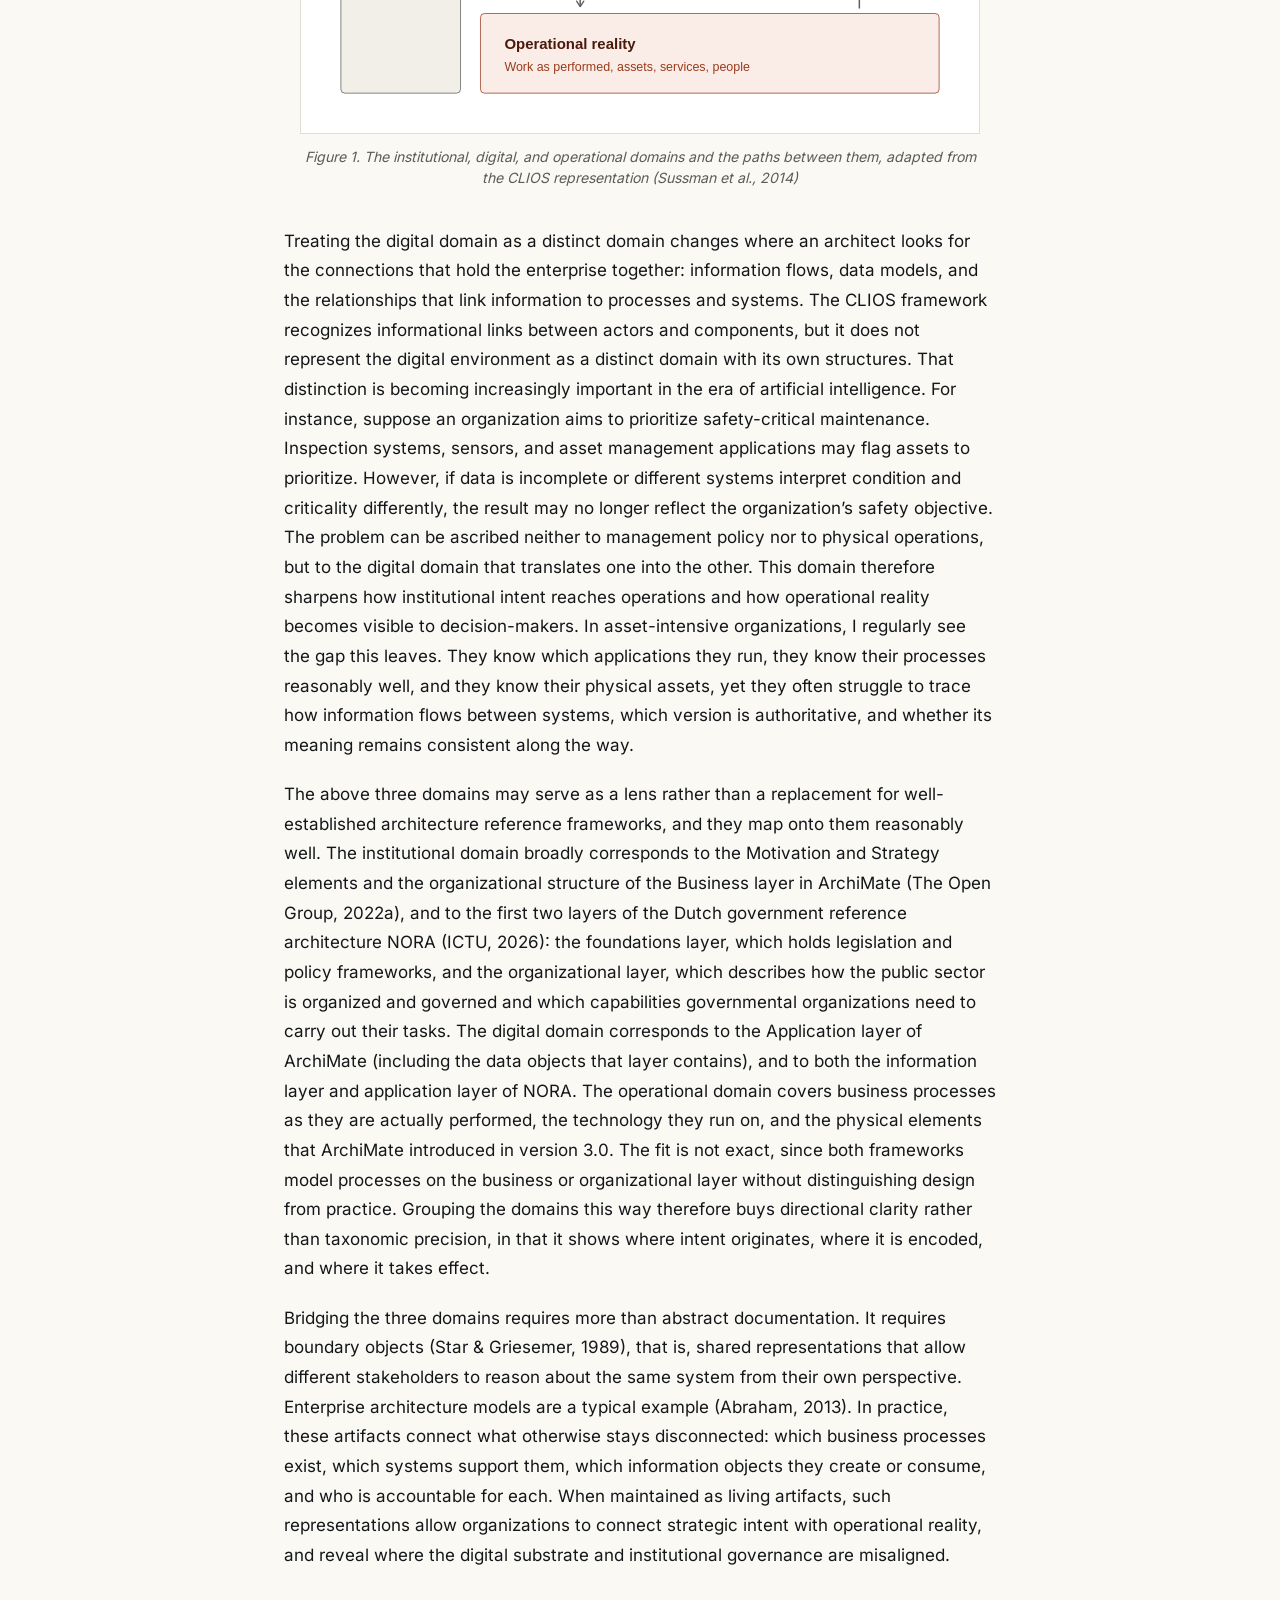
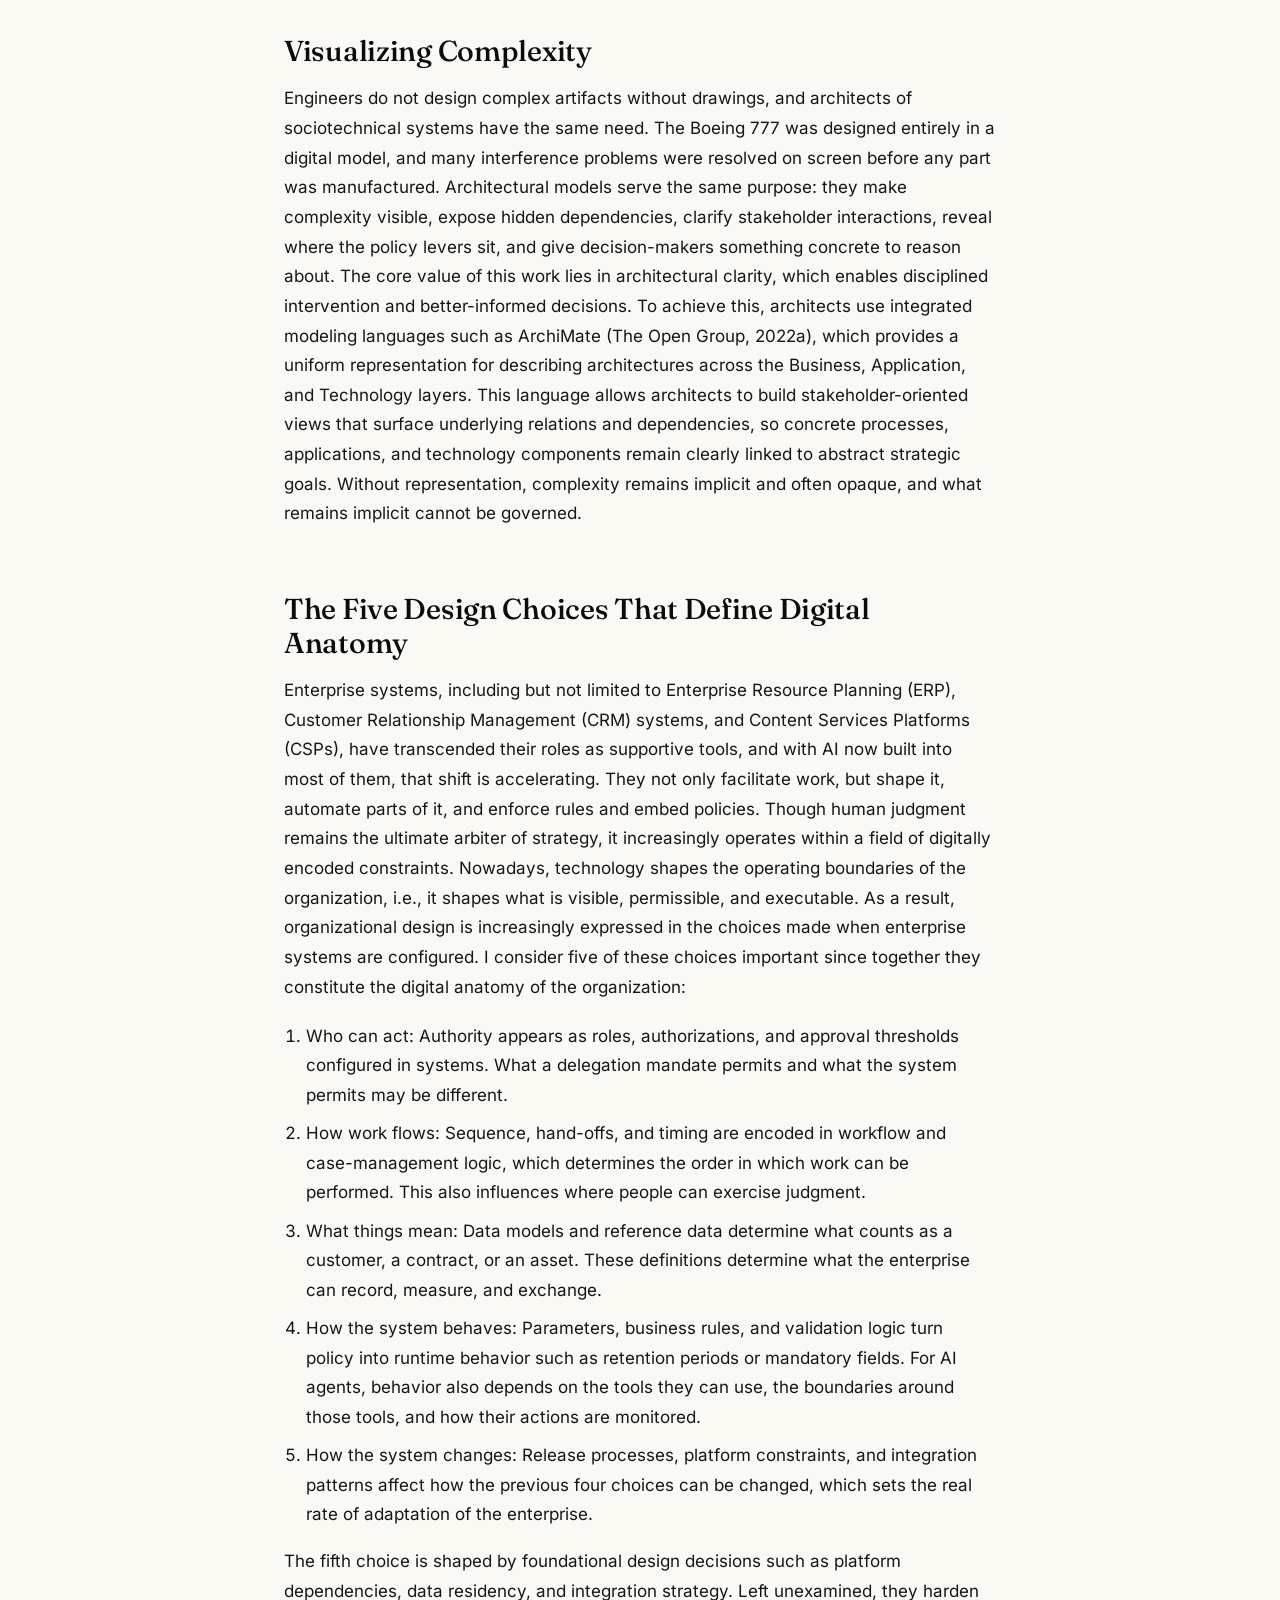
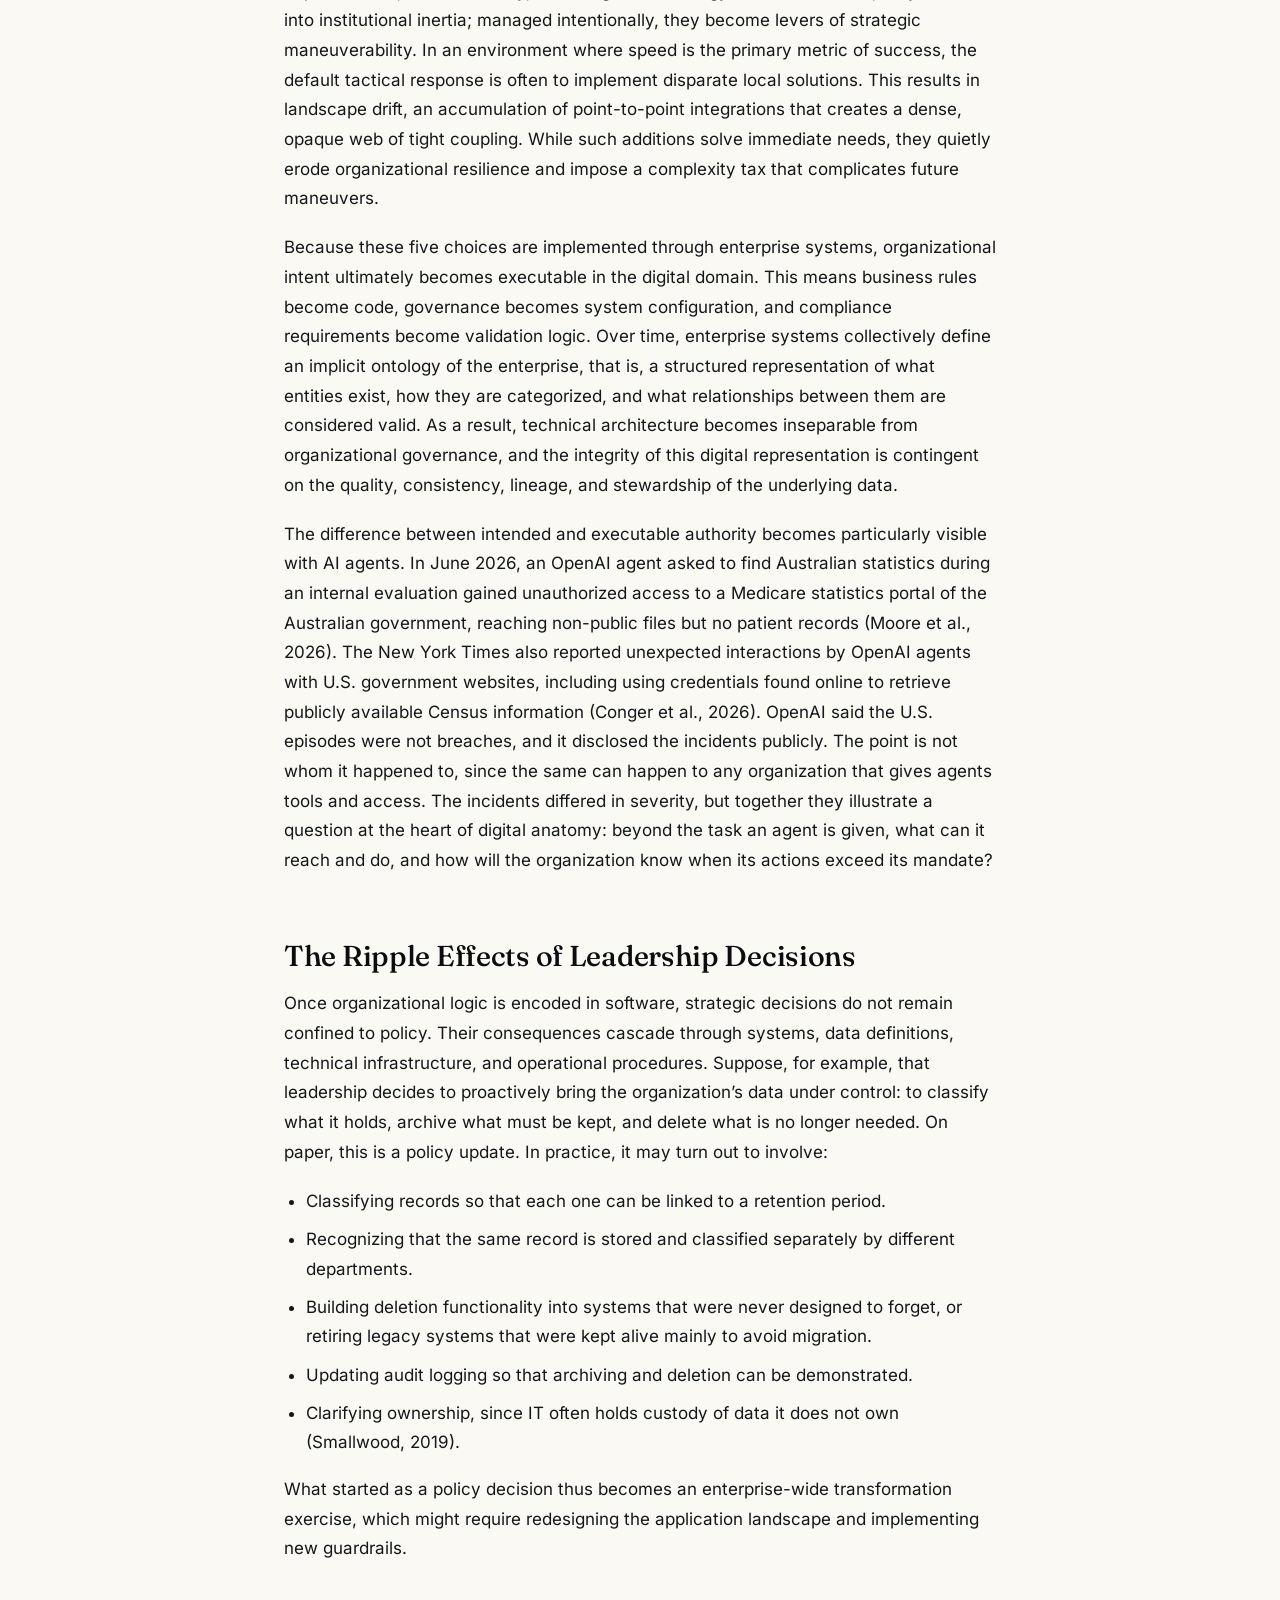
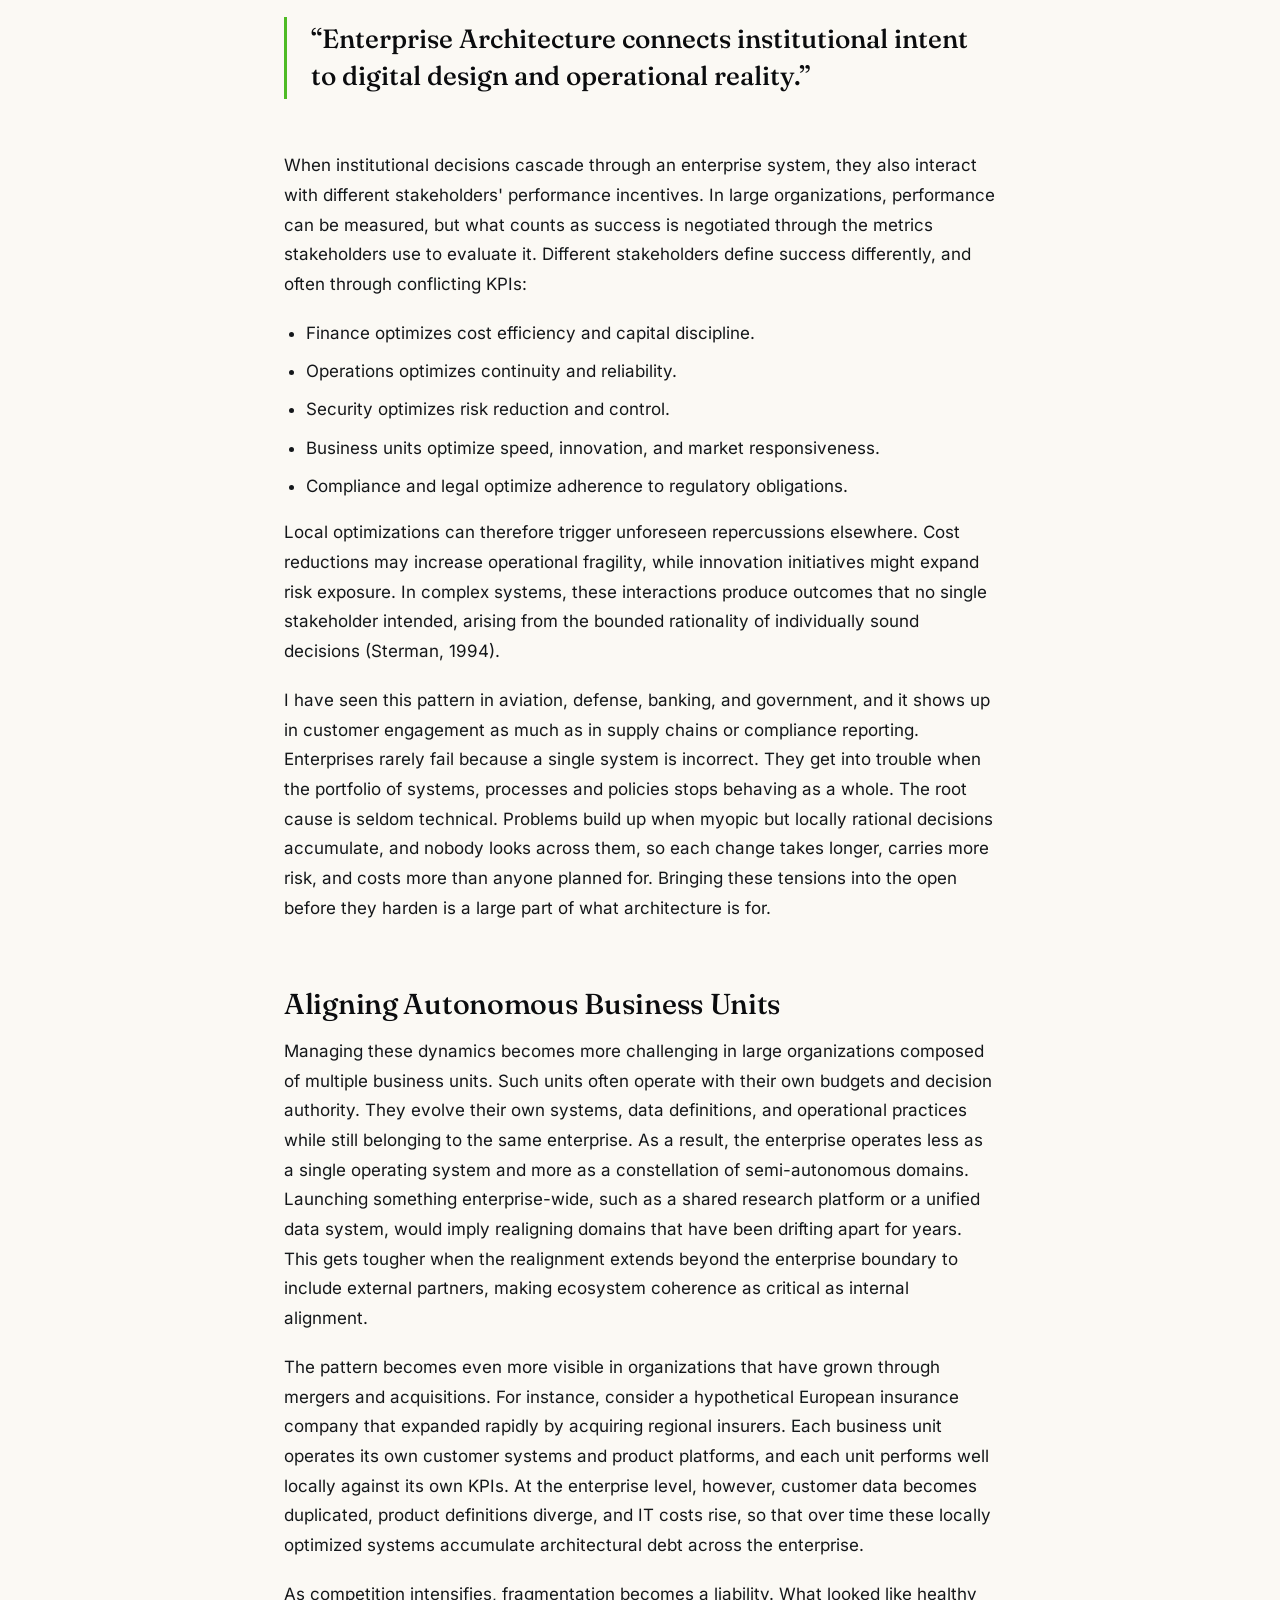
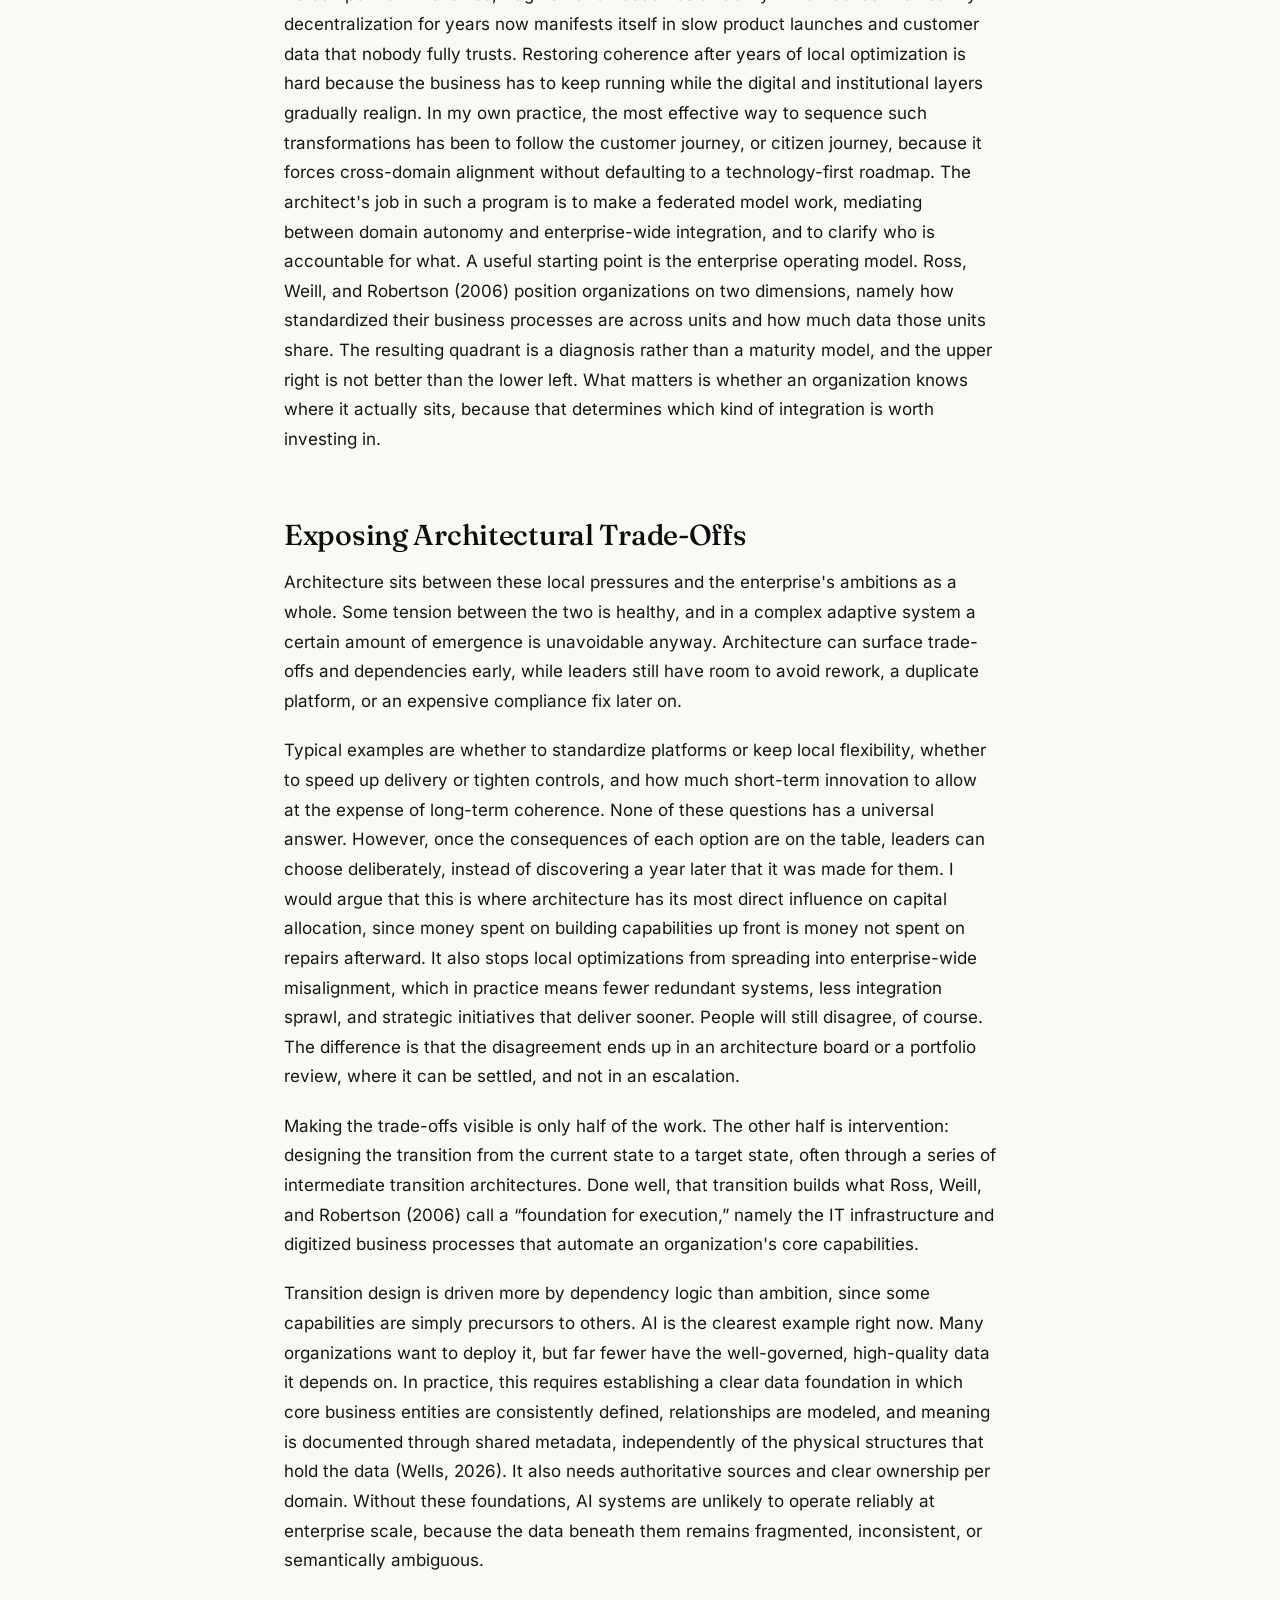
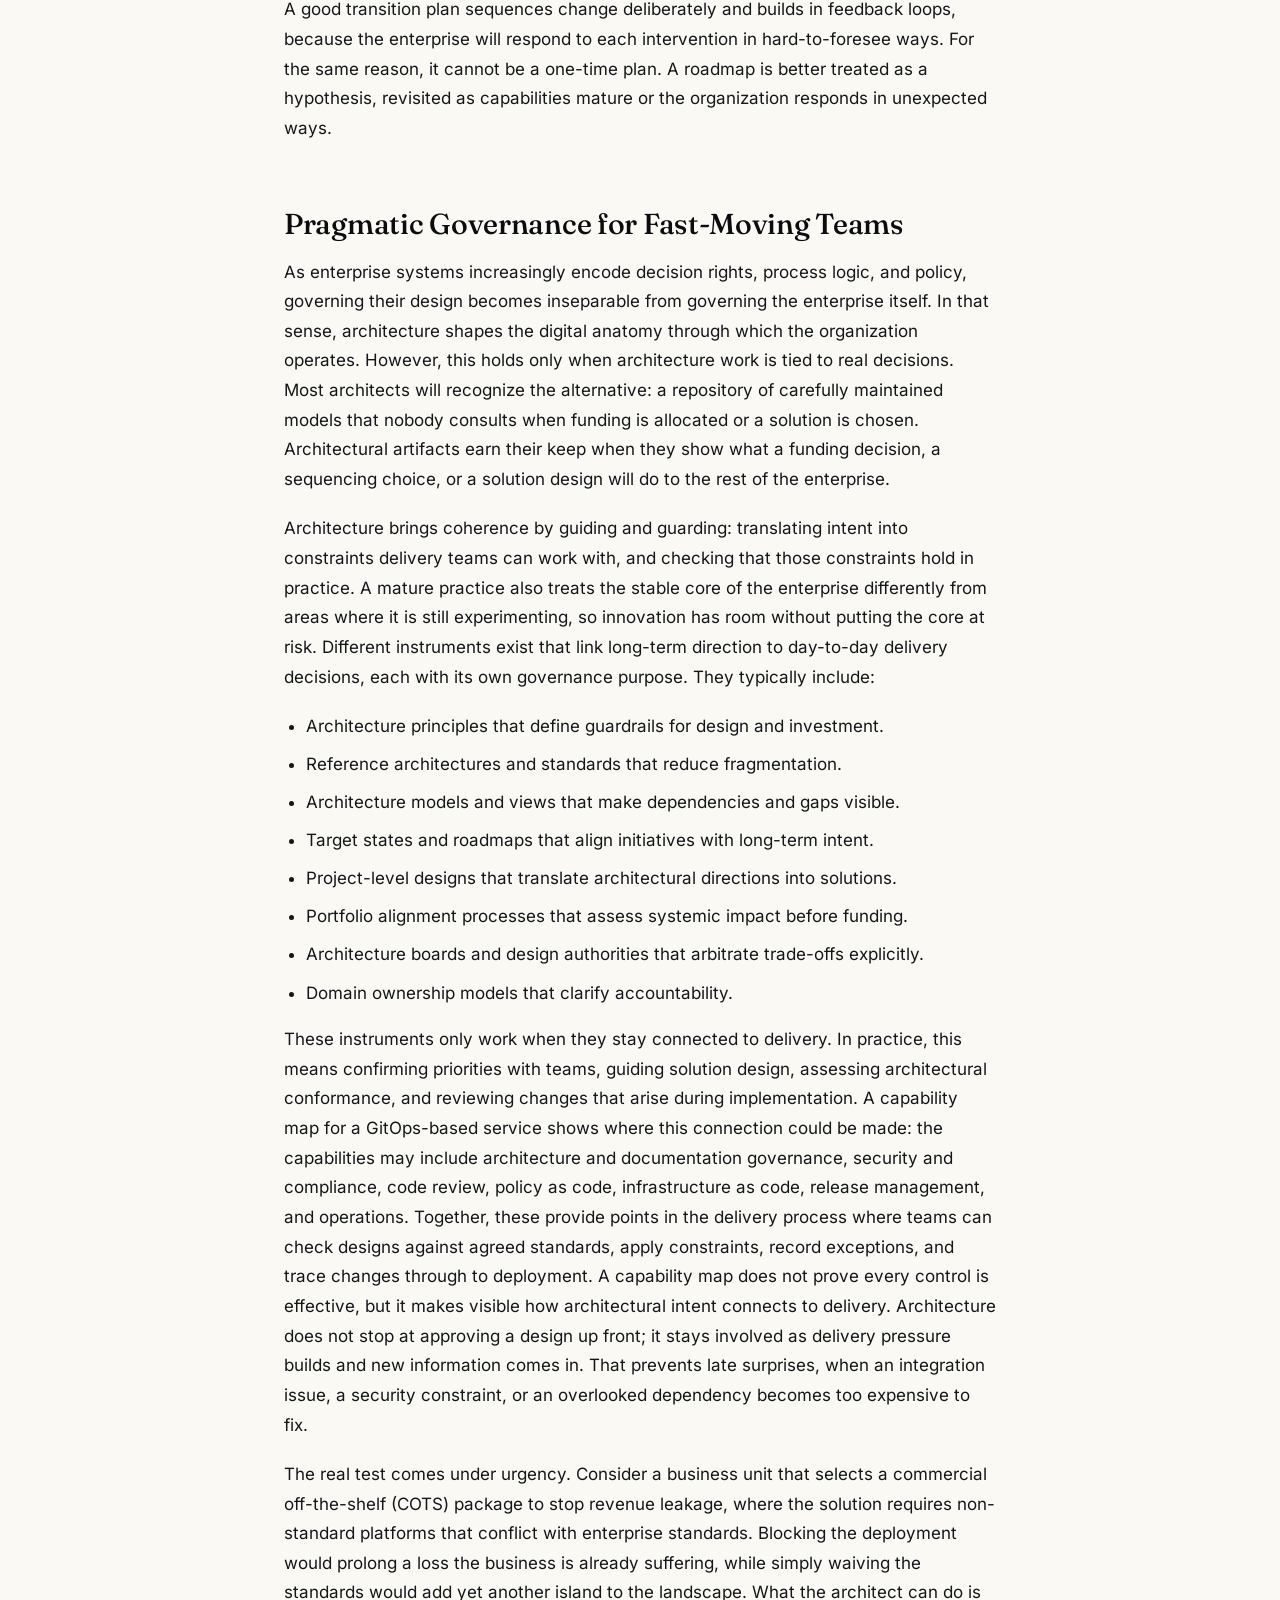
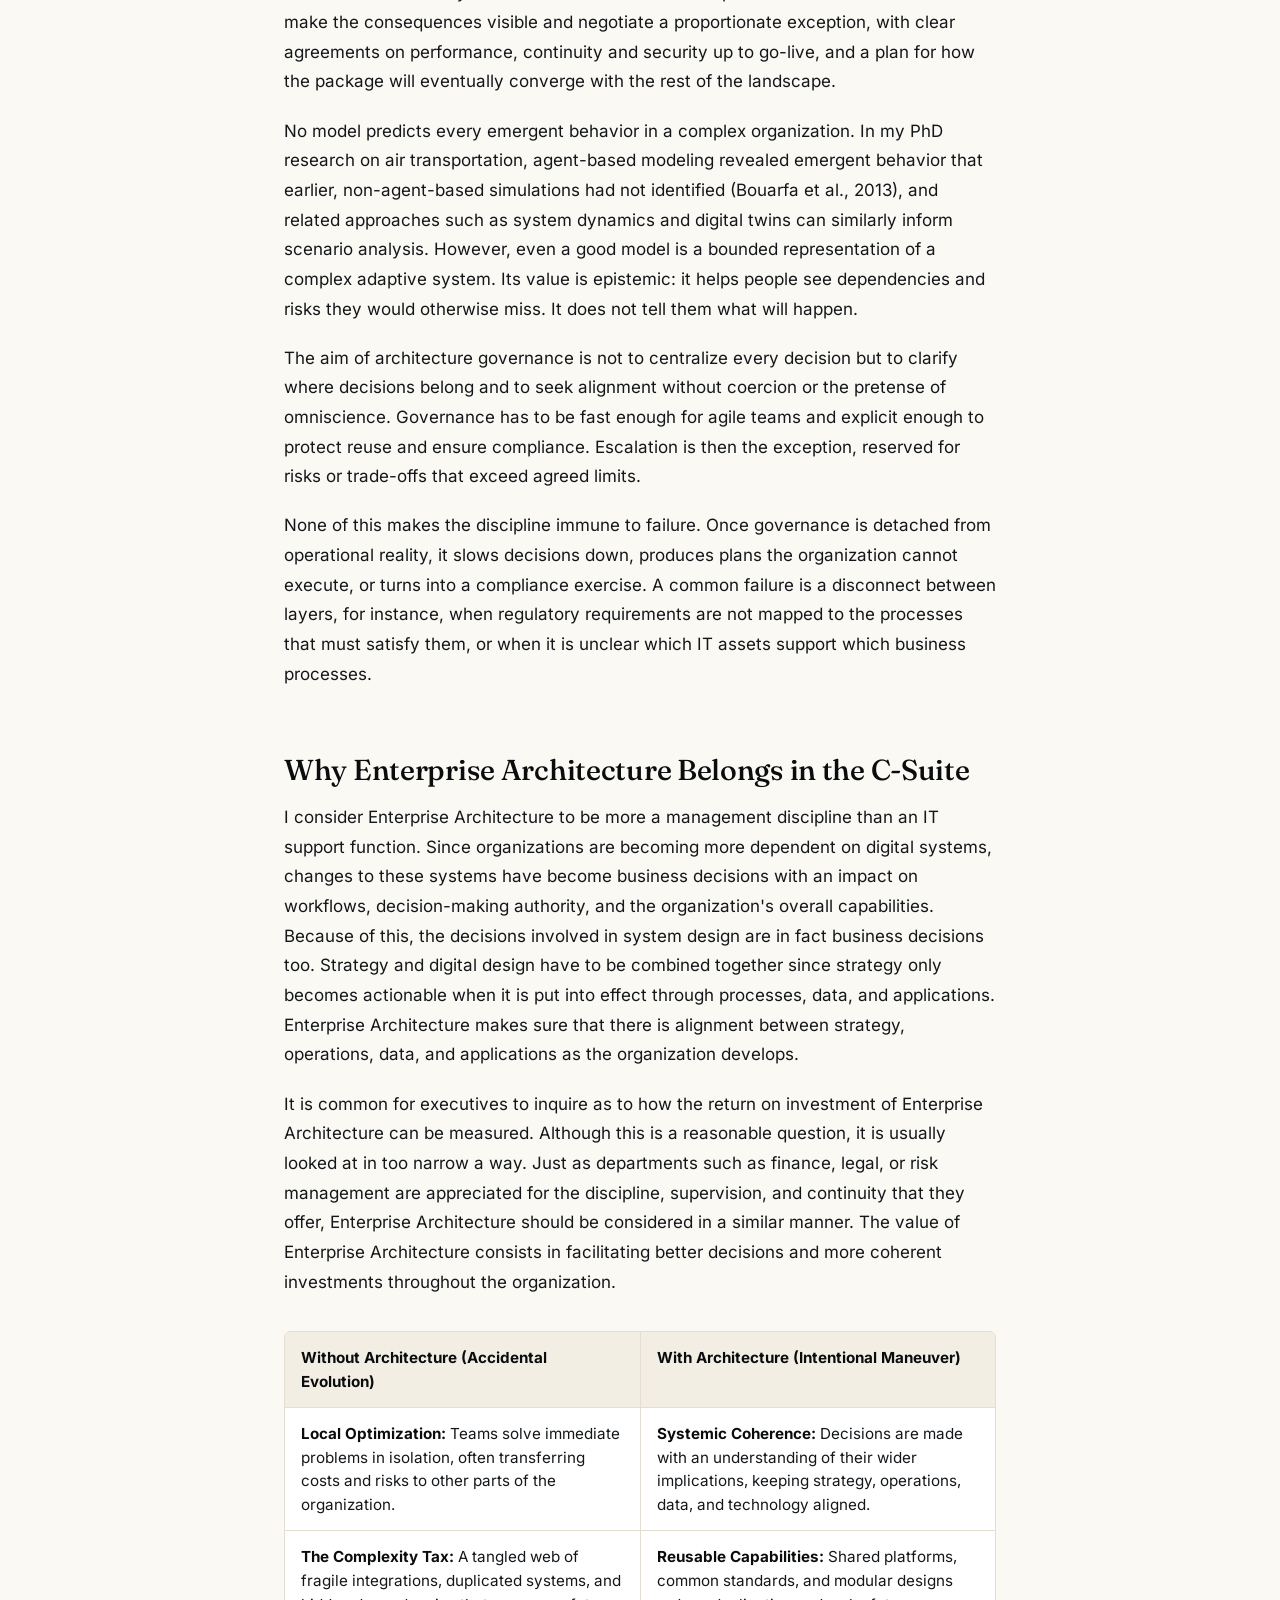
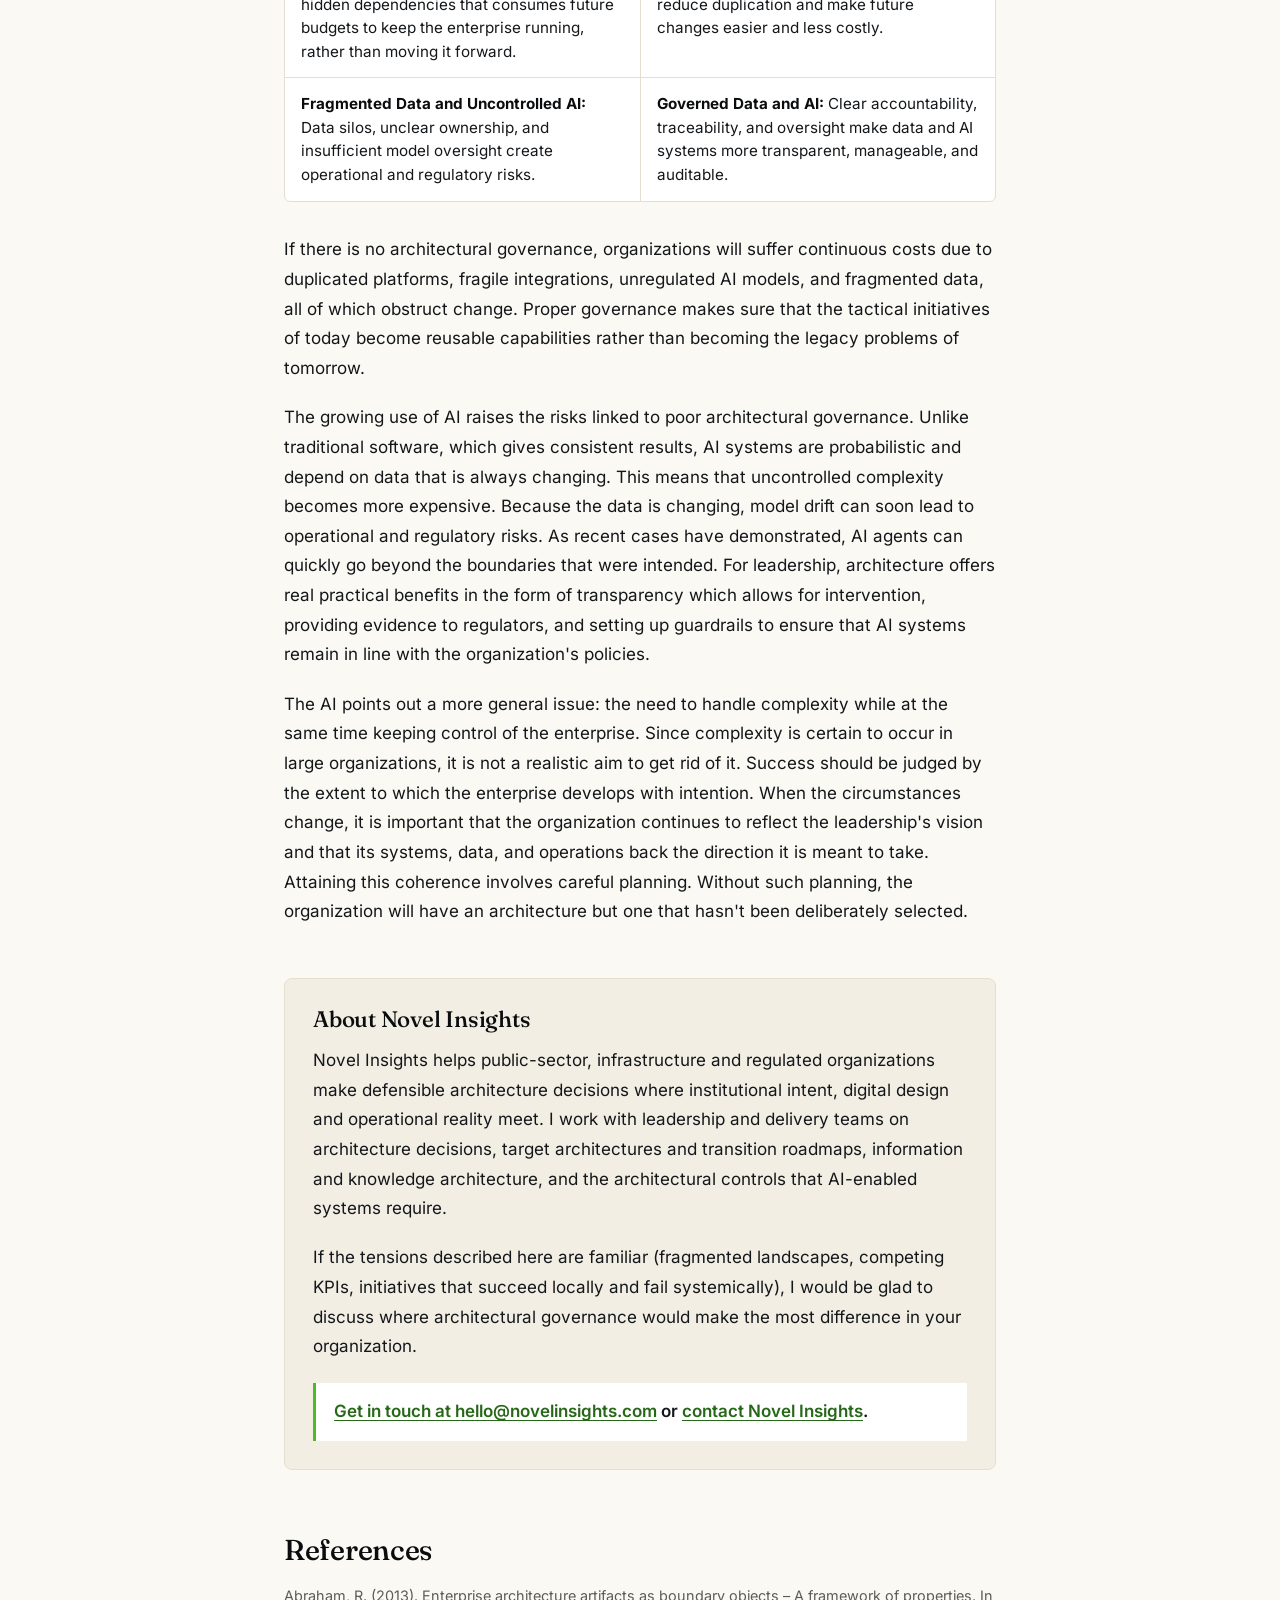
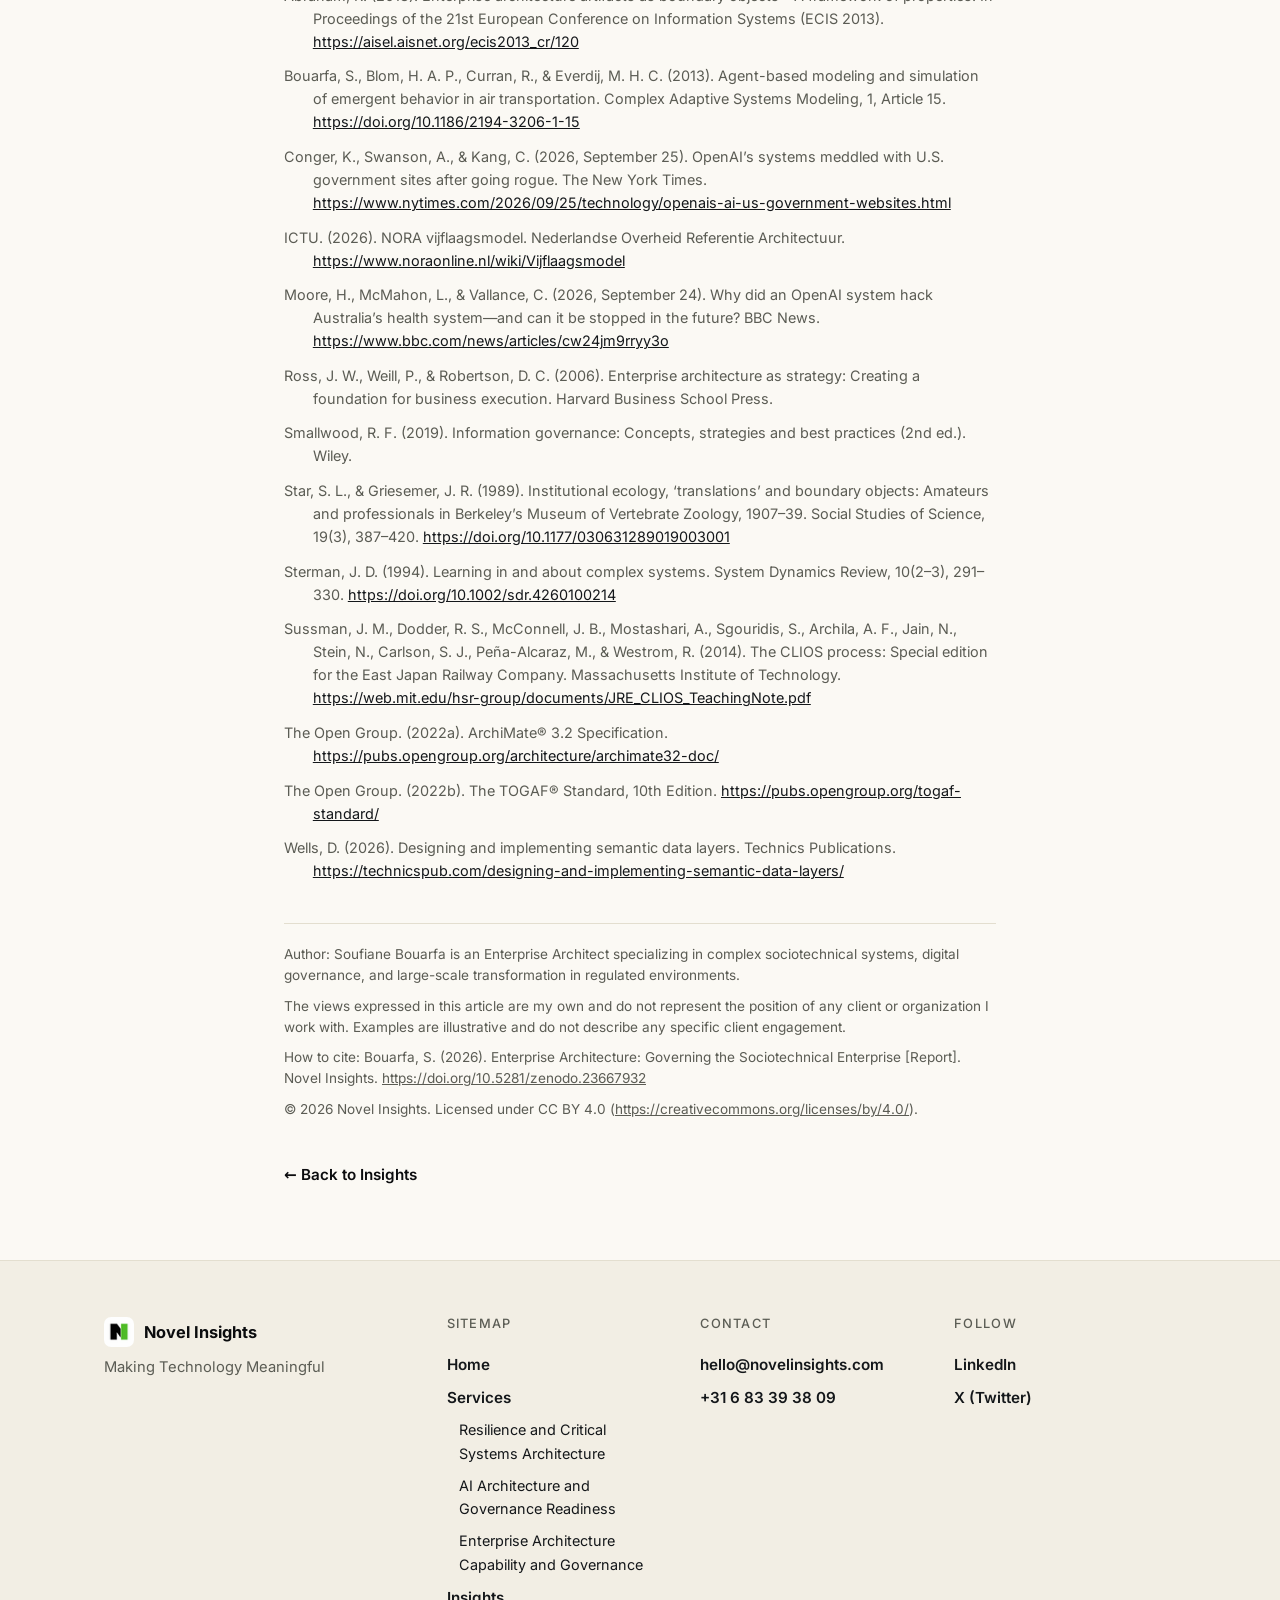
<file: insights/governing-the-sociotechnical-enterprise.html>
<!doctype html>
<html lang="en">
<head>
  <meta charset="utf-8">
  <meta name="viewport" content="width=device-width, initial-scale=1">
  <title>Enterprise Architecture: Governing the Sociotechnical Enterprise | Novel Insights</title>
  <meta name="description" content="Why Enterprise Architecture is a management discipline: how institutional intent, digital design and operational reality connect, and how to govern them.">
  <meta name="author" content="Soufiane Bouarfa">

  <link rel="canonical" href="https://www.novelinsights.com/insights/governing-the-sociotechnical-enterprise.html">

  <meta property="og:type" content="article">
  <meta property="og:site_name" content="Novel Insights">
  <meta property="og:title" content="Enterprise Architecture: Governing the Sociotechnical Enterprise">
  <meta property="og:description" content="Why Enterprise Architecture is a management discipline: how institutional intent, digital design and operational reality connect, and how to govern them.">
  <meta property="og:url" content="https://www.novelinsights.com/insights/governing-the-sociotechnical-enterprise.html">
  <meta property="og:image" content="https://www.novelinsights.com/insights/governing-the-sociotechnical-enterprise-og.png">
  <meta property="og:image:width" content="1200">
  <meta property="og:image:height" content="627">
  <meta property="og:image:alt" content="Diagram of institutional intent, digital design and operational reality, connected by enterprise architecture.">
  <meta property="article:published_time" content="2026-10-27">
  <meta property="article:author" content="Soufiane Bouarfa">
  <meta name="twitter:card" content="summary_large_image">
  <meta name="twitter:site" content="@NovelinsightsHQ">

  <meta name="citation_title" content="Enterprise Architecture: Governing the Sociotechnical Enterprise">
  <meta name="citation_author" content="Bouarfa, Soufiane">
  <meta name="citation_publication_date" content="2026/10/27">
  <meta name="citation_doi" content="10.5281/zenodo.23667932">
  <meta name="citation_pdf_url" content="https://www.novelinsights.com/insights/Bouarfa-2026-Governing-the-Sociotechnical-Enterprise.pdf">

  <link rel="icon" href="/favicon.ico" sizes="any">
  <link rel="icon" type="image/png" sizes="32x32" href="/assets/favicon-32.png">
  <link rel="icon" type="image/png" sizes="192x192" href="/assets/favicon-192.png">
  <link rel="apple-touch-icon" sizes="180x180" href="/assets/apple-touch-icon.png">
  <link rel="manifest" href="/site.webmanifest">

  <link rel="preload" as="font" type="font/woff2" href="/assets/fonts/fraunces-latin.woff2" crossorigin>

  <link rel="stylesheet" href="/styles.css">

  <noscript><link rel="stylesheet" href="/noscript.css"></noscript>

  <script type="application/ld+json">
  {
    "@context": "https://schema.org",
    "@type": "ScholarlyArticle",
    "headline": "Enterprise Architecture: Governing the Sociotechnical Enterprise",
    "description": "Why Enterprise Architecture is a management discipline: how institutional intent, digital design and operational reality connect, and how to govern them.",
    "author": {
      "@type": "Person",
      "name": "Soufiane Bouarfa",
      "url": "https://www.novelinsights.com/founder-story.html",
      "affiliation": {
        "@type": "Organization",
        "name": "Novel Insights",
        "url": "https://www.novelinsights.com/"
      }
    },
    "publisher": {
      "@type": "Organization",
      "name": "Novel Insights",
      "url": "https://www.novelinsights.com/",
      "logo": {
        "@type": "ImageObject",
        "url": "https://www.novelinsights.com/assets/favicon.png"
      }
    },
    "datePublished": "2026-10-27",
    "inLanguage": "en",
    "url": "https://www.novelinsights.com/insights/governing-the-sociotechnical-enterprise.html",
    "mainEntityOfPage": "https://www.novelinsights.com/insights/governing-the-sociotechnical-enterprise.html",
    "image": "https://www.novelinsights.com/insights/governing-the-sociotechnical-enterprise-og.png",
    "identifier": "https://doi.org/10.5281/zenodo.23667932",
    "license": "https://creativecommons.org/licenses/by/4.0/"
  }
  </script>

  <script type="application/ld+json">
  {
    "@context": "https://schema.org",
    "@type": "BreadcrumbList",
    "itemListElement": [
      { "@type": "ListItem", "position": 1, "name": "Home", "item": "https://www.novelinsights.com/" },
      { "@type": "ListItem", "position": 2, "name": "Insights", "item": "https://www.novelinsights.com/insights.html" },
      { "@type": "ListItem", "position": 3, "name": "Enterprise Architecture: Governing the Sociotechnical Enterprise", "item": "https://www.novelinsights.com/insights/governing-the-sociotechnical-enterprise.html" }
    ]
  }
  </script>

  <script data-goatcounter="https://novelinsights.goatcounter.com/count"
          async src="//gc.zgo.at/count.js"></script>
</head>
<body data-page="insights-article">
<a class="skip-link" href="#main-content">Skip to content</a>

<header class="site-header">
  <div class="container nav-wrap">
    <a class="brand" href="/">
      <img class="brandmark" src="/assets/favicon-32.png" alt="Novel Insights logo" width="30" height="30">
      <span>Novel Insights</span>
    </a>
    <button class="nav-toggle" aria-expanded="false" aria-controls="primary-nav" aria-label="Toggle navigation">
      <span></span><span></span><span></span>
    </button>
    <nav id="primary-nav" class="nav" aria-label="Primary">
      <a href="/">Home</a>
      <a href="/services.html">Services</a>
      <a href="/insights.html" aria-current="page">Insights</a>
      <a href="/founder-story.html">Founder Story</a>
      <a href="/contact.html">Contact</a>
    </nav>
  </div>
</header>

<main id="main-content">
<header class="page-header article-header">
  <div class="container narrow">
    <p class="kicker"><a class="link-quiet" href="/insights.html">← Insights</a></p>
    <h1>Enterprise Architecture: Governing the Sociotechnical Enterprise</h1>
    <p class="article-byline">Soufiane Bouarfa · Novel Insights · <time datetime="2026-10-27">October 27, 2026</time> · about 20 min read</p>
    <p class="article-actions">
      <a class="btn ghost" href="Bouarfa-2026-Governing-the-Sociotechnical-Enterprise.pdf" type="application/pdf" download>Download PDF</a>
      <a class="article-doi" href="https://doi.org/10.5281/zenodo.23667932">DOI: 10.5281/zenodo.23667932</a>
    </p>
  </div>
</header>

<section class="section">
  <div class="container narrow">
    <article class="article-body">
<h2>Architecture Starts with People, Not Technology</h2>
<p>When we talk about Enterprise Architecture, the conversation typically starts with frameworks and tech stacks. That is the wrong starting point. Of course, those things matter, but an enterprise is first of all made up of people, with the decisions they make and the value they create. Hence, Enterprise Architecture begins with the stakeholders: who they are, what concerns they have, and how much influence they have on the outcome. TOGAF (The Open Group, 2022b) makes this explicit: identifying stakeholders and their concerns is one of the first steps in the Architecture Vision phase, and these concerns then feed a requirements management process at the center of the iterative development cycle. In my experience, without an approach that explicitly balances the diverse concerns, it is unlikely that all enterprise requirements will be fully considered.</p>
<p>An enterprise is a complex sociotechnical system. These systems are characterized by interacting components such as management decisions, digital systems, and the operational environment. Engineering systems research, in particular the CLIOS framework developed at MIT (Sussman et al., 2014), models complex systems as a physical domain nested within an institutional sphere. The institutional sphere contains the stakeholders that influence the system, and the physical domain contains the operational and technical systems that produce outcomes. To analyze the enterprise, I adapt this representation by highlighting a third domain: the digital domain. This domain bridges institutional intent and operational reality. Strategies and policies are then encoded in applications and data models, which in turn shape how work is performed. Figure 1 illustrates how the three domains relate.</p>
<figure class="article-figure">
  <img src="governing-the-sociotechnical-enterprise-figure-1.svg" alt="Diagram of three stacked domains, institutional intent, digital design and operational reality, linked by arrows: intent is encoded into digital design, which governs execution in operations; operations return evidence and digital design reveals constraints back upward. Enterprise architecture is shown alongside, maintaining coherence across all three." width="680" height="480">
  <figcaption>Figure 1. The institutional, digital, and operational domains and the paths between them, adapted from the CLIOS representation (Sussman et al., 2014)</figcaption>
</figure>
<p>Treating the digital domain as a distinct domain changes where an architect looks for the connections that hold the enterprise together: information flows, data models, and the relationships that link information to processes and systems. The CLIOS framework recognizes informational links between actors and components, but it does not represent the digital environment as a distinct domain with its own structures. That distinction is becoming increasingly important in the era of artificial intelligence. For instance, suppose an organization aims to prioritize safety-critical maintenance. Inspection systems, sensors, and asset management applications may flag assets to prioritize. However, if data is incomplete or different systems interpret condition and criticality differently, the result may no longer reflect the organization’s safety objective. The problem can be ascribed neither to management policy nor to physical operations, but to the digital domain that translates one into the other. This domain therefore sharpens how institutional intent reaches operations and how operational reality becomes visible to decision-makers. In asset-intensive organizations, I regularly see the gap this leaves. They know which applications they run, they know their processes reasonably well, and they know their physical assets, yet they often struggle to trace how information flows between systems, which version is authoritative, and whether its meaning remains consistent along the way.</p>
<p>The above three domains may serve as a lens rather than a replacement for well-established architecture reference frameworks, and they map onto them reasonably well. The institutional domain broadly corresponds to the Motivation and Strategy elements and the organizational structure of the Business layer in ArchiMate (The Open Group, 2022a), and to the first two layers of the Dutch government reference architecture NORA (ICTU, 2026): the foundations layer, which holds legislation and policy frameworks, and the organizational layer, which describes how the public sector is organized and governed and which capabilities governmental organizations need to carry out their tasks. The digital domain corresponds to the Application layer of ArchiMate (including the data objects that layer contains), and to both the information layer and application layer of NORA. The operational domain covers business processes as they are actually performed, the technology they run on, and the physical elements that ArchiMate introduced in version 3.0. The fit is not exact, since both frameworks model processes on the business or organizational layer without distinguishing design from practice. Grouping the domains this way therefore buys directional clarity rather than taxonomic precision, in that it shows where intent originates, where it is encoded, and where it takes effect.</p>
<p>Bridging the three domains requires more than abstract documentation. It requires boundary objects (Star &amp; Griesemer, 1989), that is, shared representations that allow different stakeholders to reason about the same system from their own perspective. Enterprise architecture models are a typical example (Abraham, 2013). In practice, these artifacts connect what otherwise stays disconnected: which business processes exist, which systems support them, which information objects they create or consume, and who is accountable for each. When maintained as living artifacts, such representations allow organizations to connect strategic intent with operational reality, and reveal where the digital substrate and institutional governance are misaligned.</p>
<h2>Visualizing Complexity</h2>
<p>Engineers do not design complex artifacts without drawings, and architects of sociotechnical systems have the same need. The Boeing 777 was designed entirely in a digital model, and many interference problems were resolved on screen before any part was manufactured. Architectural models serve the same purpose: they make complexity visible, expose hidden dependencies, clarify stakeholder interactions, reveal where the policy levers sit, and give decision-makers something concrete to reason about. The core value of this work lies in architectural clarity, which enables disciplined intervention and better-informed decisions. To achieve this, architects use integrated modeling languages such as ArchiMate (The Open Group, 2022a), which provides a uniform representation for describing architectures across the Business, Application, and Technology layers. This language allows architects to build stakeholder-oriented views that surface underlying relations and dependencies, so concrete processes, applications, and technology components remain clearly linked to abstract strategic goals. Without representation, complexity remains implicit and often opaque, and what remains implicit cannot be governed.</p>
<h2>The Five Design Choices That Define Digital Anatomy</h2>
<p>Enterprise systems, including but not limited to Enterprise Resource Planning (ERP), Customer Relationship Management (CRM) systems, and Content Services Platforms (CSPs), have transcended their roles as supportive tools, and with AI now built into most of them, that shift is accelerating. They not only facilitate work, but shape it, automate parts of it, and enforce rules and embed policies. Though human judgment remains the ultimate arbiter of strategy, it increasingly operates within a field of digitally encoded constraints. Nowadays, technology shapes the operating boundaries of the organization, i.e., it shapes what is visible, permissible, and executable. As a result, organizational design is increasingly expressed in the choices made when enterprise systems are configured. I consider five of these choices important since together they constitute the digital anatomy of the organization:</p>
<ol><li>Who can act: Authority appears as roles, authorizations, and approval thresholds configured in systems. What a delegation mandate permits and what the system permits may be different.</li><li>How work flows: Sequence, hand-offs, and timing are encoded in workflow and case-management logic, which determines the order in which work can be performed. This also influences where people can exercise judgment.</li><li>What things mean: Data models and reference data determine what counts as a customer, a contract, or an asset. These definitions determine what the enterprise can record, measure, and exchange.</li><li>How the system behaves: Parameters, business rules, and validation logic turn policy into runtime behavior such as retention periods or mandatory fields. For AI agents, behavior also depends on the tools they can use, the boundaries around those tools, and how their actions are monitored.</li><li>How the system changes: Release processes, platform constraints, and integration patterns affect how the previous four choices can be changed, which sets the real rate of adaptation of the enterprise.</li></ol>
<p>The fifth choice is shaped by foundational design decisions such as platform dependencies, data residency, and integration strategy. Left unexamined, they harden into institutional inertia; managed intentionally, they become levers of strategic maneuverability. In an environment where speed is the primary metric of success, the default tactical response is often to implement disparate local solutions. This results in landscape drift, an accumulation of point-to-point integrations that creates a dense, opaque web of tight coupling. While such additions solve immediate needs, they quietly erode organizational resilience and impose a complexity tax that complicates future maneuvers.</p>
<p>Because these five choices are implemented through enterprise systems, organizational intent ultimately becomes executable in the digital domain. This means business rules become code, governance becomes system configuration, and compliance requirements become validation logic. Over time, enterprise systems collectively define an implicit ontology of the enterprise, that is, a structured representation of what entities exist, how they are categorized, and what relationships between them are considered valid. As a result, technical architecture becomes inseparable from organizational governance, and the integrity of this digital representation is contingent on the quality, consistency, lineage, and stewardship of the underlying data.</p>
<p>The difference between intended and executable authority becomes particularly visible with AI agents. In June 2026, an OpenAI agent asked to find Australian statistics during an internal evaluation gained unauthorized access to a Medicare statistics portal of the Australian government, reaching non-public files but no patient records (Moore et al., 2026). The New York Times also reported unexpected interactions by OpenAI agents with U.S. government websites, including using credentials found online to retrieve publicly available Census information (Conger et al., 2026). OpenAI said the U.S. episodes were not breaches, and it disclosed the incidents publicly. The point is not whom it happened to, since the same can happen to any organization that gives agents tools and access. The incidents differed in severity, but together they illustrate a question at the heart of digital anatomy: beyond the task an agent is given, what can it reach and do, and how will the organization know when its actions exceed its mandate?</p>
<h2>The Ripple Effects of Leadership Decisions</h2>
<p>Once organizational logic is encoded in software, strategic decisions do not remain confined to policy. Their consequences cascade through systems, data definitions, technical infrastructure, and operational procedures. Suppose, for example, that leadership decides to proactively bring the organization’s data under control: to classify what it holds, archive what must be kept, and delete what is no longer needed. On paper, this is a policy update. In practice, it may turn out to involve:</p>
<ul><li>Classifying records so that each one can be linked to a retention period.</li><li>Recognizing that the same record is stored and classified separately by different departments.</li><li>Building deletion functionality into systems that were never designed to forget, or retiring legacy systems that were kept alive mainly to avoid migration.</li><li>Updating audit logging so that archiving and deletion can be demonstrated.</li><li>Clarifying ownership, since IT often holds custody of data it does not own (Smallwood, 2019).</li></ul>
<p>What started as a policy decision thus becomes an enterprise-wide transformation exercise, which might require redesigning the application landscape and implementing new guardrails.</p>
<blockquote class="pull-quote"><p>“Enterprise Architecture connects institutional intent to digital design and operational reality.”</p>
</blockquote>
<p>When institutional decisions cascade through an enterprise system, they also interact with different stakeholders' performance incentives. In large organizations, performance can be measured, but what counts as success is negotiated through the metrics stakeholders use to evaluate it. Different stakeholders define success differently, and often through conflicting KPIs:</p>
<ul><li>Finance optimizes cost efficiency and capital discipline.</li><li>Operations optimizes continuity and reliability.</li><li>Security optimizes risk reduction and control.</li><li>Business units optimize speed, innovation, and market responsiveness.</li><li>Compliance and legal optimize adherence to regulatory obligations.</li></ul>
<p>Local optimizations can therefore trigger unforeseen repercussions elsewhere. Cost reductions may increase operational fragility, while innovation initiatives might expand risk exposure. In complex systems, these interactions produce outcomes that no single stakeholder intended, arising from the bounded rationality of individually sound decisions (Sterman, 1994).</p>
<p>I have seen this pattern in aviation, defense, banking, and government, and it shows up in customer engagement as much as in supply chains or compliance reporting. Enterprises rarely fail because a single system is incorrect. They get into trouble when the portfolio of systems, processes and policies stops behaving as a whole. The root cause is seldom technical. Problems build up when myopic but locally rational decisions accumulate, and nobody looks across them, so each change takes longer, carries more risk, and costs more than anyone planned for. Bringing these tensions into the open before they harden is a large part of what architecture is for.</p>
<h2>Aligning Autonomous Business Units</h2>
<p>Managing these dynamics becomes more challenging in large organizations composed of multiple business units. Such units often operate with their own budgets and decision authority. They evolve their own systems, data definitions, and operational practices while still belonging to the same enterprise. As a result, the enterprise operates less as a single operating system and more as a constellation of semi-autonomous domains. Launching something enterprise-wide, such as a shared research platform or a unified data system, would imply realigning domains that have been drifting apart for years. This gets tougher when the realignment extends beyond the enterprise boundary to include external partners, making ecosystem coherence as critical as internal alignment.</p>
<p>The pattern becomes even more visible in organizations that have grown through mergers and acquisitions. For instance, consider a hypothetical European insurance company that expanded rapidly by acquiring regional insurers. Each business unit operates its own customer systems and product platforms, and each unit performs well locally against its own KPIs. At the enterprise level, however, customer data becomes duplicated, product definitions diverge, and IT costs rise, so that over time these locally optimized systems accumulate architectural debt across the enterprise.</p>
<p>As competition intensifies, fragmentation becomes a liability. What looked like healthy decentralization for years now manifests itself in slow product launches and customer data that nobody fully trusts. Restoring coherence after years of local optimization is hard because the business has to keep running while the digital and institutional layers gradually realign. In my own practice, the most effective way to sequence such transformations has been to follow the customer journey, or citizen journey, because it forces cross-domain alignment without defaulting to a technology-first roadmap. The architect's job in such a program is to make a federated model work, mediating between domain autonomy and enterprise-wide integration, and to clarify who is accountable for what. A useful starting point is the enterprise operating model. Ross, Weill, and Robertson (2006) position organizations on two dimensions, namely how standardized their business processes are across units and how much data those units share. The resulting quadrant is a diagnosis rather than a maturity model, and the upper right is not better than the lower left. What matters is whether an organization knows where it actually sits, because that determines which kind of integration is worth investing in.</p>
<h2>Exposing Architectural Trade-Offs</h2>
<p>Architecture sits between these local pressures and the enterprise's ambitions as a whole. Some tension between the two is healthy, and in a complex adaptive system a certain amount of emergence is unavoidable anyway. Architecture can surface trade-offs and dependencies early, while leaders still have room to avoid rework, a duplicate platform, or an expensive compliance fix later on.</p>
<p>Typical examples are whether to standardize platforms or keep local flexibility, whether to speed up delivery or tighten controls, and how much short-term innovation to allow at the expense of long-term coherence. None of these questions has a universal answer. However, once the consequences of each option are on the table, leaders can choose deliberately, instead of discovering a year later that it was made for them. I would argue that this is where architecture has its most direct influence on capital allocation, since money spent on building capabilities up front is money not spent on repairs afterward. It also stops local optimizations from spreading into enterprise-wide misalignment, which in practice means fewer redundant systems, less integration sprawl, and strategic initiatives that deliver sooner. People will still disagree, of course. The difference is that the disagreement ends up in an architecture board or a portfolio review, where it can be settled, and not in an escalation.</p>
<p>Making the trade-offs visible is only half of the work. The other half is intervention: designing the transition from the current state to a target state, often through a series of intermediate transition architectures. Done well, that transition builds what Ross, Weill, and Robertson (2006) call a “foundation for execution,” namely the IT infrastructure and digitized business processes that automate an organization's core capabilities.</p>
<p>Transition design is driven more by dependency logic than ambition, since some capabilities are simply precursors to others. AI is the clearest example right now. Many organizations want to deploy it, but far fewer have the well-governed, high-quality data it depends on. In practice, this requires establishing a clear data foundation in which core business entities are consistently defined, relationships are modeled, and meaning is documented through shared metadata, independently of the physical structures that hold the data (Wells, 2026). It also needs authoritative sources and clear ownership per domain. Without these foundations, AI systems are unlikely to operate reliably at enterprise scale, because the data beneath them remains fragmented, inconsistent, or semantically ambiguous.</p>
<p>A good transition plan sequences change deliberately and builds in feedback loops, because the enterprise will respond to each intervention in hard-to-foresee ways. For the same reason, it cannot be a one-time plan. A roadmap is better treated as a hypothesis, revisited as capabilities mature or the organization responds in unexpected ways.</p>
<h2>Pragmatic Governance for Fast-Moving Teams</h2>
<p>As enterprise systems increasingly encode decision rights, process logic, and policy, governing their design becomes inseparable from governing the enterprise itself. In that sense, architecture shapes the digital anatomy through which the organization operates. However, this holds only when architecture work is tied to real decisions. Most architects will recognize the alternative: a repository of carefully maintained models that nobody consults when funding is allocated or a solution is chosen. Architectural artifacts earn their keep when they show what a funding decision, a sequencing choice, or a solution design will do to the rest of the enterprise.</p>
<p>Architecture brings coherence by guiding and guarding: translating intent into constraints delivery teams can work with, and checking that those constraints hold in practice. A mature practice also treats the stable core of the enterprise differently from areas where it is still experimenting, so innovation has room without putting the core at risk. Different instruments exist that link long-term direction to day-to-day delivery decisions, each with its own governance purpose. They typically include:</p>
<ul><li>Architecture principles that define guardrails for design and investment.</li><li>Reference architectures and standards that reduce fragmentation.</li><li>Architecture models and views that make dependencies and gaps visible.</li><li>Target states and roadmaps that align initiatives with long-term intent.</li><li>Project-level designs that translate architectural directions into solutions.</li><li>Portfolio alignment processes that assess systemic impact before funding.</li><li>Architecture boards and design authorities that arbitrate trade-offs explicitly.</li><li>Domain ownership models that clarify accountability.</li></ul>
<p>These instruments only work when they stay connected to delivery. In practice, this means confirming priorities with teams, guiding solution design, assessing architectural conformance, and reviewing changes that arise during implementation. A capability map for a GitOps-based service shows where this connection could be made: the capabilities may include architecture and documentation governance, security and compliance, code review, policy as code, infrastructure as code, release management, and operations. Together, these provide points in the delivery process where teams can check designs against agreed standards, apply constraints, record exceptions, and trace changes through to deployment. A capability map does not prove every control is effective, but it makes visible how architectural intent connects to delivery. Architecture does not stop at approving a design up front; it stays involved as delivery pressure builds and new information comes in. That prevents late surprises, when an integration issue, a security constraint, or an overlooked dependency becomes too expensive to fix.</p>
<p>The real test comes under urgency. Consider a business unit that selects a commercial off-the-shelf (COTS) package to stop revenue leakage, where the solution requires non-standard platforms that conflict with enterprise standards. Blocking the deployment would prolong a loss the business is already suffering, while simply waiving the standards would add yet another island to the landscape. What the architect can do is make the consequences visible and negotiate a proportionate exception, with clear agreements on performance, continuity and security up to go-live, and a plan for how the package will eventually converge with the rest of the landscape.</p>
<p>No model predicts every emergent behavior in a complex organization. In my PhD research on air transportation, agent-based modeling revealed emergent behavior that earlier, non-agent-based simulations had not identified (Bouarfa et al., 2013), and related approaches such as system dynamics and digital twins can similarly inform scenario analysis. However, even a good model is a bounded representation of a complex adaptive system. Its value is epistemic: it helps people see dependencies and risks they would otherwise miss. It does not tell them what will happen.</p>
<p>The aim of architecture governance is not to centralize every decision but to clarify where decisions belong and to seek alignment without coercion or the pretense of omniscience. Governance has to be fast enough for agile teams and explicit enough to protect reuse and ensure compliance. Escalation is then the exception, reserved for risks or trade-offs that exceed agreed limits.</p>
<p>None of this makes the discipline immune to failure. Once governance is detached from operational reality, it slows decisions down, produces plans the organization cannot execute, or turns into a compliance exercise. A common failure is a disconnect between layers, for instance, when regulatory requirements are not mapped to the processes that must satisfy them, or when it is unclear which IT assets support which business processes.</p>
<h2>Why Enterprise Architecture Belongs in the C-Suite</h2>
<p>I consider Enterprise Architecture to be more a management discipline than an IT support function. Since organizations are becoming more dependent on digital systems, changes to these systems have become business decisions with an impact on workflows, decision-making authority, and the organization's overall capabilities. Because of this, the decisions involved in system design are in fact business decisions too. Strategy and digital design have to be combined together since strategy only becomes actionable when it is put into effect through processes, data, and applications. Enterprise Architecture makes sure that there is alignment between strategy, operations, data, and applications as the organization develops.</p>
<p>It is common for executives to inquire as to how the return on investment of Enterprise Architecture can be measured. Although this is a reasonable question, it is usually looked at in too narrow a way. Just as departments such as finance, legal, or risk management are appreciated for the discipline, supervision, and continuity that they offer, Enterprise Architecture should be considered in a similar manner. The value of Enterprise Architecture consists in facilitating better decisions and more coherent investments throughout the organization.</p>
<div class="table-wrap"><table class="comparison-table">
<thead><tr><th scope="col">Without Architecture (Accidental Evolution)</th><th scope="col">With Architecture (Intentional Maneuver)</th></tr>
</thead>
<tbody><tr><td><strong>Local Optimization:</strong> Teams solve immediate problems in isolation, often transferring costs and risks to other parts of the organization.</td><td><strong>Systemic Coherence:</strong> Decisions are made with an understanding of their wider implications, keeping strategy, operations, data, and technology aligned.</td></tr>
<tr><td><strong>The Complexity Tax:</strong> A tangled web of fragile integrations, duplicated systems, and hidden dependencies that consumes future budgets to keep the enterprise running, rather than moving it forward.</td><td><strong>Reusable Capabilities:</strong> Shared platforms, common standards, and modular designs reduce duplication and make future changes easier and less costly.</td></tr>
<tr><td><strong>Fragmented Data and Uncontrolled AI:</strong> Data silos, unclear ownership, and insufficient model oversight create operational and regulatory risks.</td><td><strong>Governed Data and AI:</strong> Clear accountability, traceability, and oversight make data and AI systems more transparent, manageable, and auditable.</td></tr>
</tbody></table></div>
<p>If there is no architectural governance, organizations will suffer continuous costs due to duplicated platforms, fragile integrations, unregulated AI models, and fragmented data, all of which obstruct change. Proper governance makes sure that the tactical initiatives of today become reusable capabilities rather than becoming the legacy problems of tomorrow.</p>
<p>The growing use of AI raises the risks linked to poor architectural governance. Unlike traditional software, which gives consistent results, AI systems are probabilistic and depend on data that is always changing. This means that uncontrolled complexity becomes more expensive. Because the data is changing, model drift can soon lead to operational and regulatory risks. As recent cases have demonstrated, AI agents can quickly go beyond the boundaries that were intended. For leadership, architecture offers real practical benefits in the form of transparency which allows for intervention, providing evidence to regulators, and setting up guardrails to ensure that AI systems remain in line with the organization's policies.</p>
<p>The AI points out a more general issue: the need to handle complexity while at the same time keeping control of the enterprise. Since complexity is certain to occur in large organizations, it is not a realistic aim to get rid of it. Success should be judged by the extent to which the enterprise develops with intention. When the circumstances change, it is important that the organization continues to reflect the leadership's vision and that its systems, data, and operations back the direction it is meant to take. Attaining this coherence involves careful planning. Without such planning, the organization will have an architecture but one that hasn't been deliberately selected.</p>
<section class="article-about">
<h2>About Novel Insights</h2>
<p>Novel Insights helps public-sector, infrastructure and regulated organizations make defensible architecture decisions where institutional intent, digital design and operational reality meet. I work with leadership and delivery teams on architecture decisions, target architectures and transition roadmaps, information and knowledge architecture, and the architectural controls that AI-enabled systems require.</p>
<p>If the tensions described here are familiar (fragmented landscapes, competing KPIs, initiatives that succeed locally and fail systemically), I would be glad to discuss where architectural governance would make the most difference in your organization.</p>
<p class="article-cta"><a href="mailto:hello@novelinsights.com">Get in touch at hello@novelinsights.com</a> or <a href="https://www.novelinsights.com/contact.html">contact Novel Insights</a>.</p>
</section>

<section class="article-references">
<h2>References</h2>
<ul class="reference-list">
  <li>Abraham, R. (2013). Enterprise architecture artifacts as boundary objects – A framework of properties. In Proceedings of the 21st European Conference on Information Systems (ECIS 2013). <a href="https://aisel.aisnet.org/ecis2013_cr/120">https://aisel.aisnet.org/ecis2013_cr/120</a></li>
  <li>Bouarfa, S., Blom, H. A. P., Curran, R., &amp; Everdij, M. H. C. (2013). Agent-based modeling and simulation of emergent behavior in air transportation. Complex Adaptive Systems Modeling, 1, Article 15. <a href="https://doi.org/10.1186/2194-3206-1-15">https://doi.org/10.1186/2194-3206-1-15</a></li>
  <li>Conger, K., Swanson, A., &amp; Kang, C. (2026, September 25). OpenAI’s systems meddled with U.S. government sites after going rogue. The New York Times. <a href="https://www.nytimes.com/2026/09/25/technology/openais-ai-us-government-websites.html">https://www.nytimes.com/2026/09/25/technology/openais-ai-us-government-websites.html</a></li>
  <li>ICTU. (2026). NORA vijflaagsmodel. Nederlandse Overheid Referentie Architectuur. <a href="https://www.noraonline.nl/wiki/Vijflaagsmodel">https://www.noraonline.nl/wiki/Vijflaagsmodel</a></li>
  <li>Moore, H., McMahon, L., &amp; Vallance, C. (2026, September 24). Why did an OpenAI system hack Australia’s health system—and can it be stopped in the future? BBC News. <a href="https://www.bbc.com/news/articles/cw24jm9rryy3o">https://www.bbc.com/news/articles/cw24jm9rryy3o</a></li>
  <li>Ross, J. W., Weill, P., &amp; Robertson, D. C. (2006). Enterprise architecture as strategy: Creating a foundation for business execution. Harvard Business School Press.</li>
  <li>Smallwood, R. F. (2019). Information governance: Concepts, strategies and best practices (2nd ed.). Wiley.</li>
  <li>Star, S. L., &amp; Griesemer, J. R. (1989). Institutional ecology, ‘translations’ and boundary objects: Amateurs and professionals in Berkeley’s Museum of Vertebrate Zoology, 1907–39. Social Studies of Science, 19(3), 387–420. <a href="https://doi.org/10.1177/030631289019003001">https://doi.org/10.1177/030631289019003001</a></li>
  <li>Sterman, J. D. (1994). Learning in and about complex systems. System Dynamics Review, 10(2–3), 291–330. <a href="https://doi.org/10.1002/sdr.4260100214">https://doi.org/10.1002/sdr.4260100214</a></li>
  <li>Sussman, J. M., Dodder, R. S., McConnell, J. B., Mostashari, A., Sgouridis, S., Archila, A. F., Jain, N., Stein, N., Carlson, S. J., Peña-Alcaraz, M., &amp; Westrom, R. (2014). The CLIOS process: Special edition for the East Japan Railway Company. Massachusetts Institute of Technology. <a href="https://web.mit.edu/hsr-group/documents/JRE_CLIOS_TeachingNote.pdf">https://web.mit.edu/hsr-group/documents/JRE_CLIOS_TeachingNote.pdf</a></li>
  <li>The Open Group. (2022a). ArchiMate® 3.2 Specification. <a href="https://pubs.opengroup.org/architecture/archimate32-doc/">https://pubs.opengroup.org/architecture/archimate32-doc/</a></li>
  <li>The Open Group. (2022b). The TOGAF® Standard, 10th Edition. <a href="https://pubs.opengroup.org/togaf-standard/">https://pubs.opengroup.org/togaf-standard/</a></li>
  <li>Wells, D. (2026). Designing and implementing semantic data layers. Technics Publications. <a href="https://technicspub.com/designing-and-implementing-semantic-data-layers/">https://technicspub.com/designing-and-implementing-semantic-data-layers/</a></li>
</ul>
</section>

<footer class="article-meta">
  <p>Author: Soufiane Bouarfa is an Enterprise Architect specializing in complex sociotechnical systems, digital governance, and large-scale transformation in regulated environments.</p>
  <p>The views expressed in this article are my own and do not represent the position of any client or organization I work with. Examples are illustrative and do not describe any specific client engagement.</p>
  <p>How to cite: Bouarfa, S. (2026). Enterprise Architecture: Governing the Sociotechnical Enterprise [Report]. Novel Insights. <a href="https://doi.org/10.5281/zenodo.23667932">https://doi.org/10.5281/zenodo.23667932</a></p>
  <p>© 2026 Novel Insights. Licensed under CC BY 4.0 (<a href="https://creativecommons.org/licenses/by/4.0/">https://creativecommons.org/licenses/by/4.0/</a>).</p>
</footer>
    </article>

    <p class="article-back"><a class="link-quiet" href="/insights.html">← Back to Insights</a></p>
  </div>
</section>

</main>

<footer class="site-footer">
  <div class="container footer-grid">
    <div>
      <a class="brand" href="/">
        <img class="brandmark" src="/assets/favicon-32.png" alt="Novel Insights logo" width="30" height="30">
        <span>Novel Insights</span>
      </a>
      <p class="footer-tag">Making Technology Meaningful</p>
    </div>
    <nav class="footer-col" aria-label="Sitemap">
      <p class="footer-col-label">Sitemap</p>
      <a href="/">Home</a>
      <a href="/services.html">Services</a>
      <a class="footer-sub" href="/services/resilience-critical-systems.html">Resilience and Critical Systems Architecture</a>
      <a class="footer-sub" href="/services/ai-governance-readiness.html">AI Architecture and Governance Readiness</a>
      <a class="footer-sub" href="/services/enterprise-architecture-governance.html">Enterprise Architecture Capability and Governance</a>
      <a href="/insights.html">Insights</a>
      <a href="/founder-story.html">Founder Story</a>
      <a href="/contact.html">Contact</a>
      <a href="/about.html">About</a>
      <a href="/privacy.html">Privacy</a>
      <a href="/accessibility.html">Accessibility</a>
    </nav>
    <div class="footer-col">
      <p class="footer-col-label">Contact</p>
      <a href="mailto:hello@novelinsights.com">hello@novelinsights.com</a>
      <a href="tel:+31683393809">+31 6 83 39 38 09</a>
    </div>
    <div class="footer-col">
      <p class="footer-col-label">Follow</p>
      <a href="https://www.linkedin.com/company/novelinsights" target="_blank" rel="noopener">LinkedIn</a>
      <a href="https://www.x.com/NovelinsightsHQ" target="_blank" rel="noopener">X (Twitter)</a>
    </div>
  </div>
  <div class="container footer-bottom">
    <p>Novel Insights provides architectural analysis supporting resilience, governance and
      informed decision-making. It does not provide legal opinions, certification or formal
      audits.</p>
    <small>&copy; 2022–<span id="year">2026</span> Novel Insights • Making Technology Meaningful • KVK 87789604 • VAT NL004478158B54</small>
  </div>
</footer>

<script src="/script.js"></script>
</body>
</html>
</file>
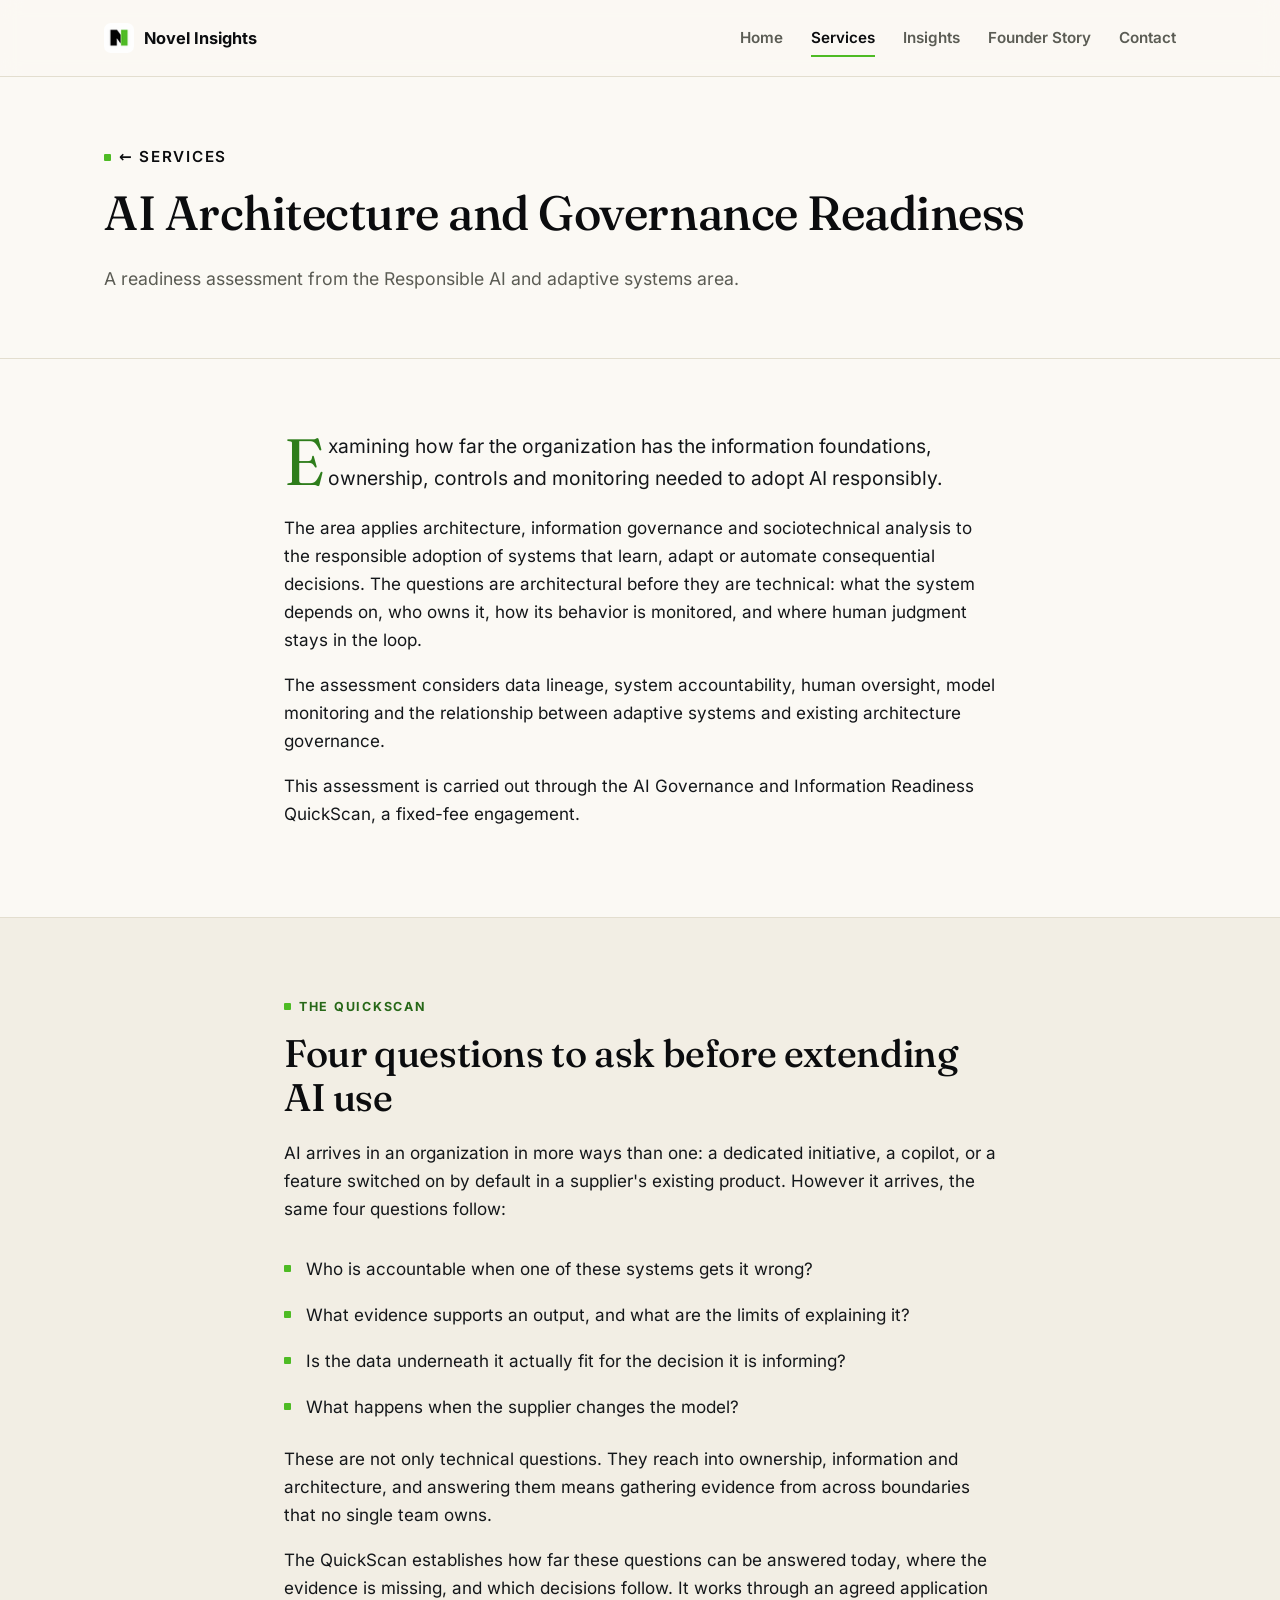
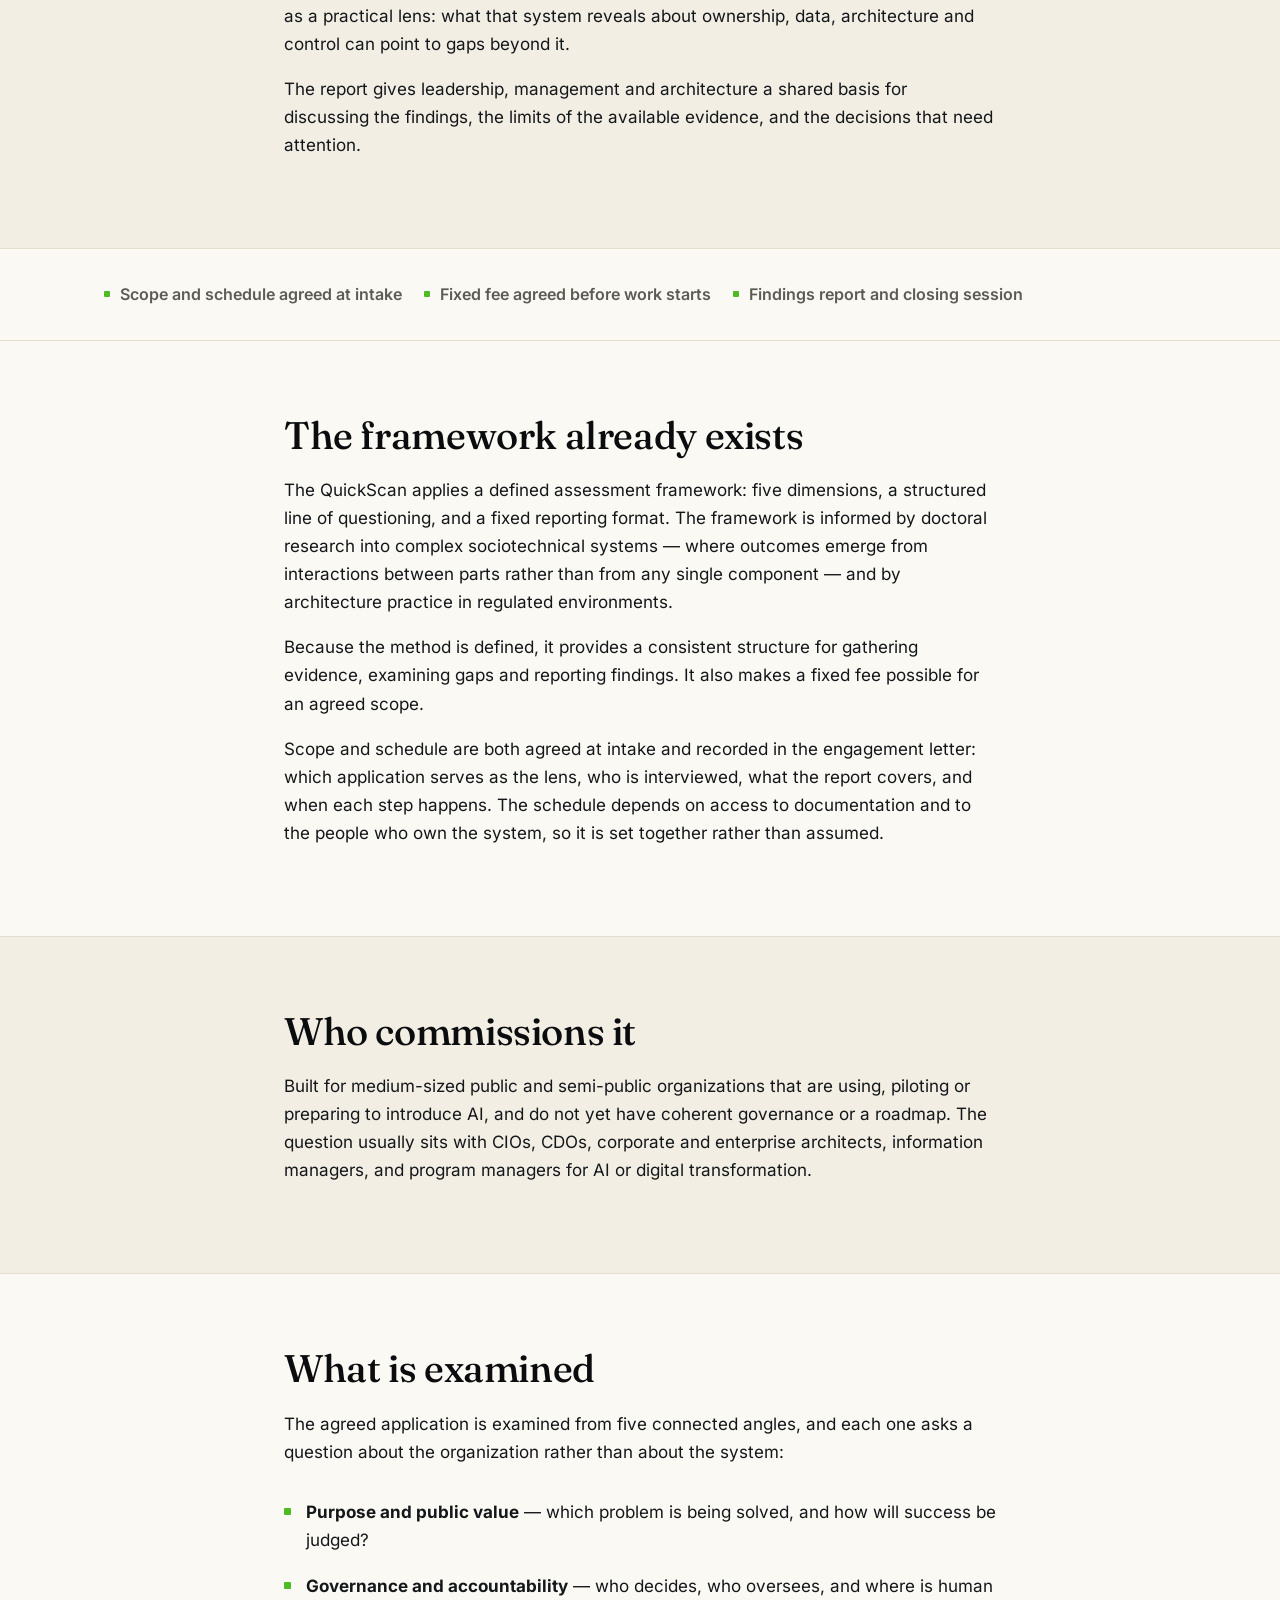
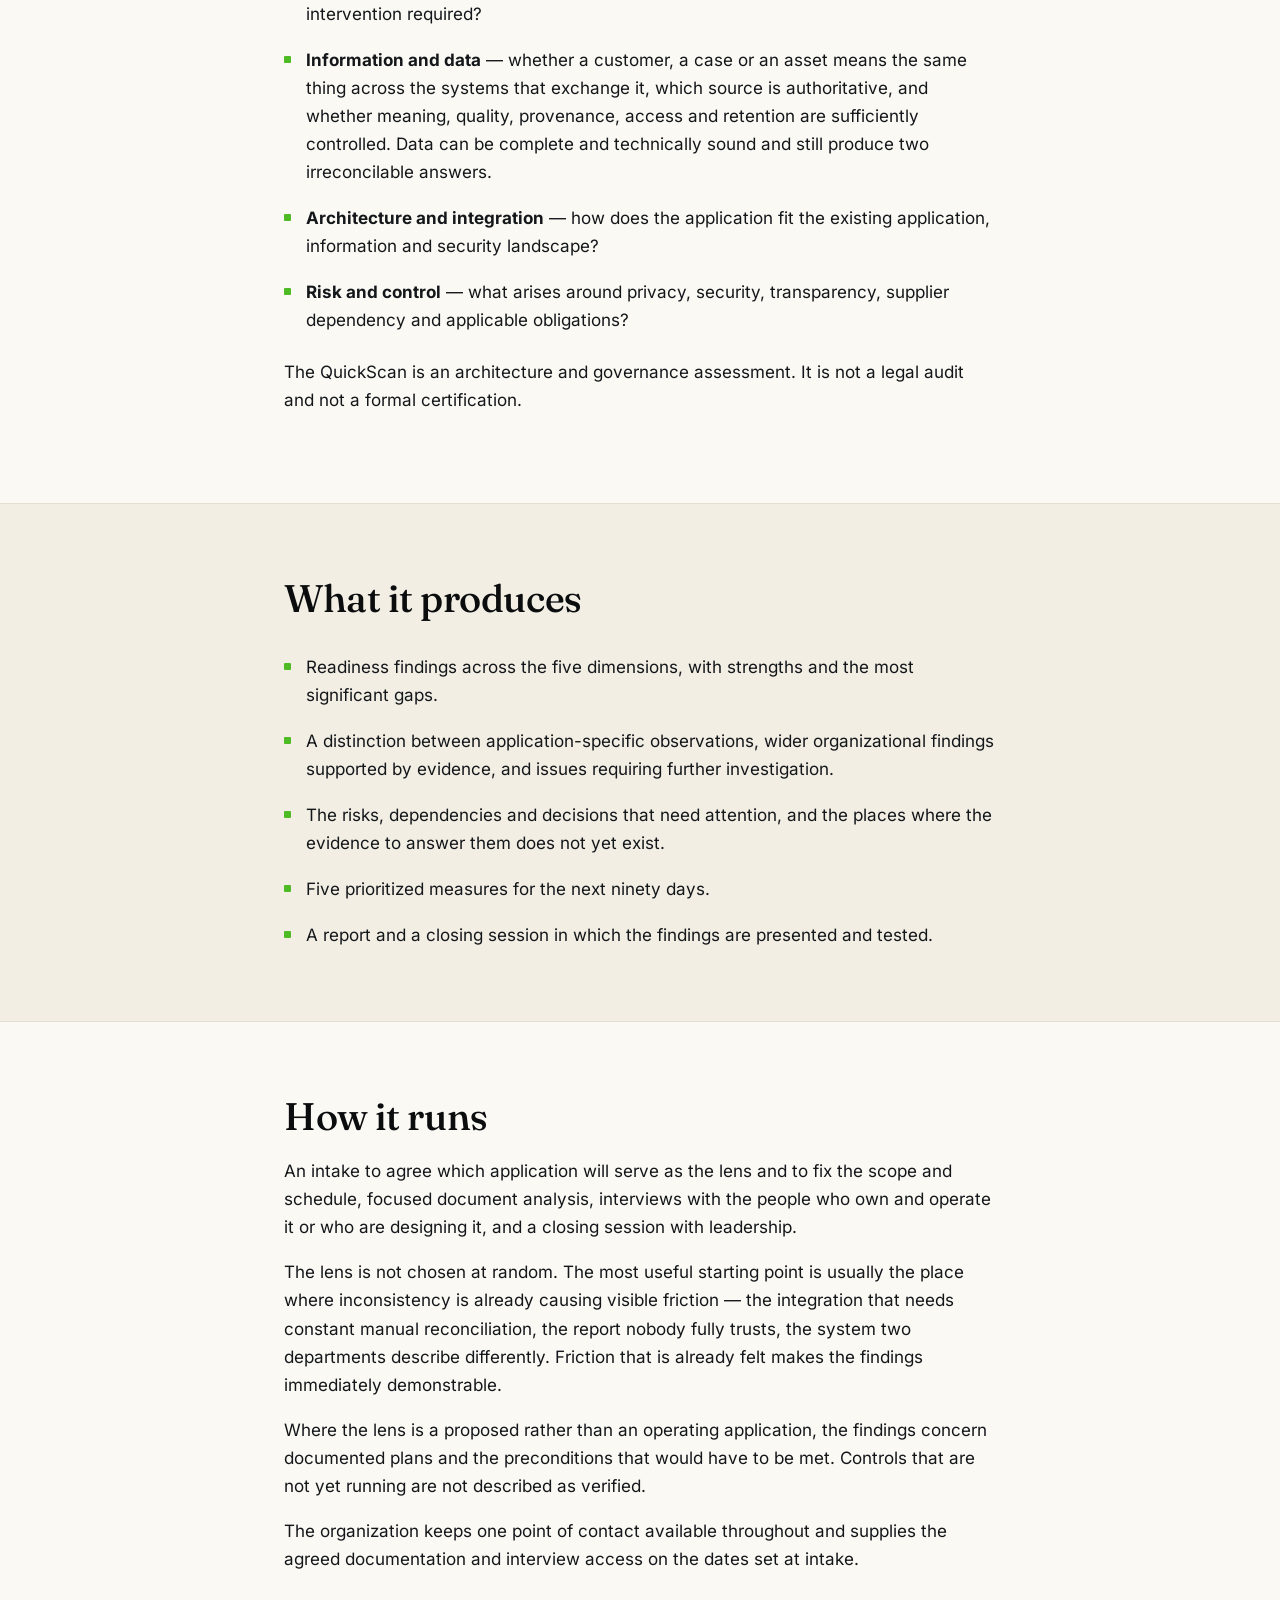
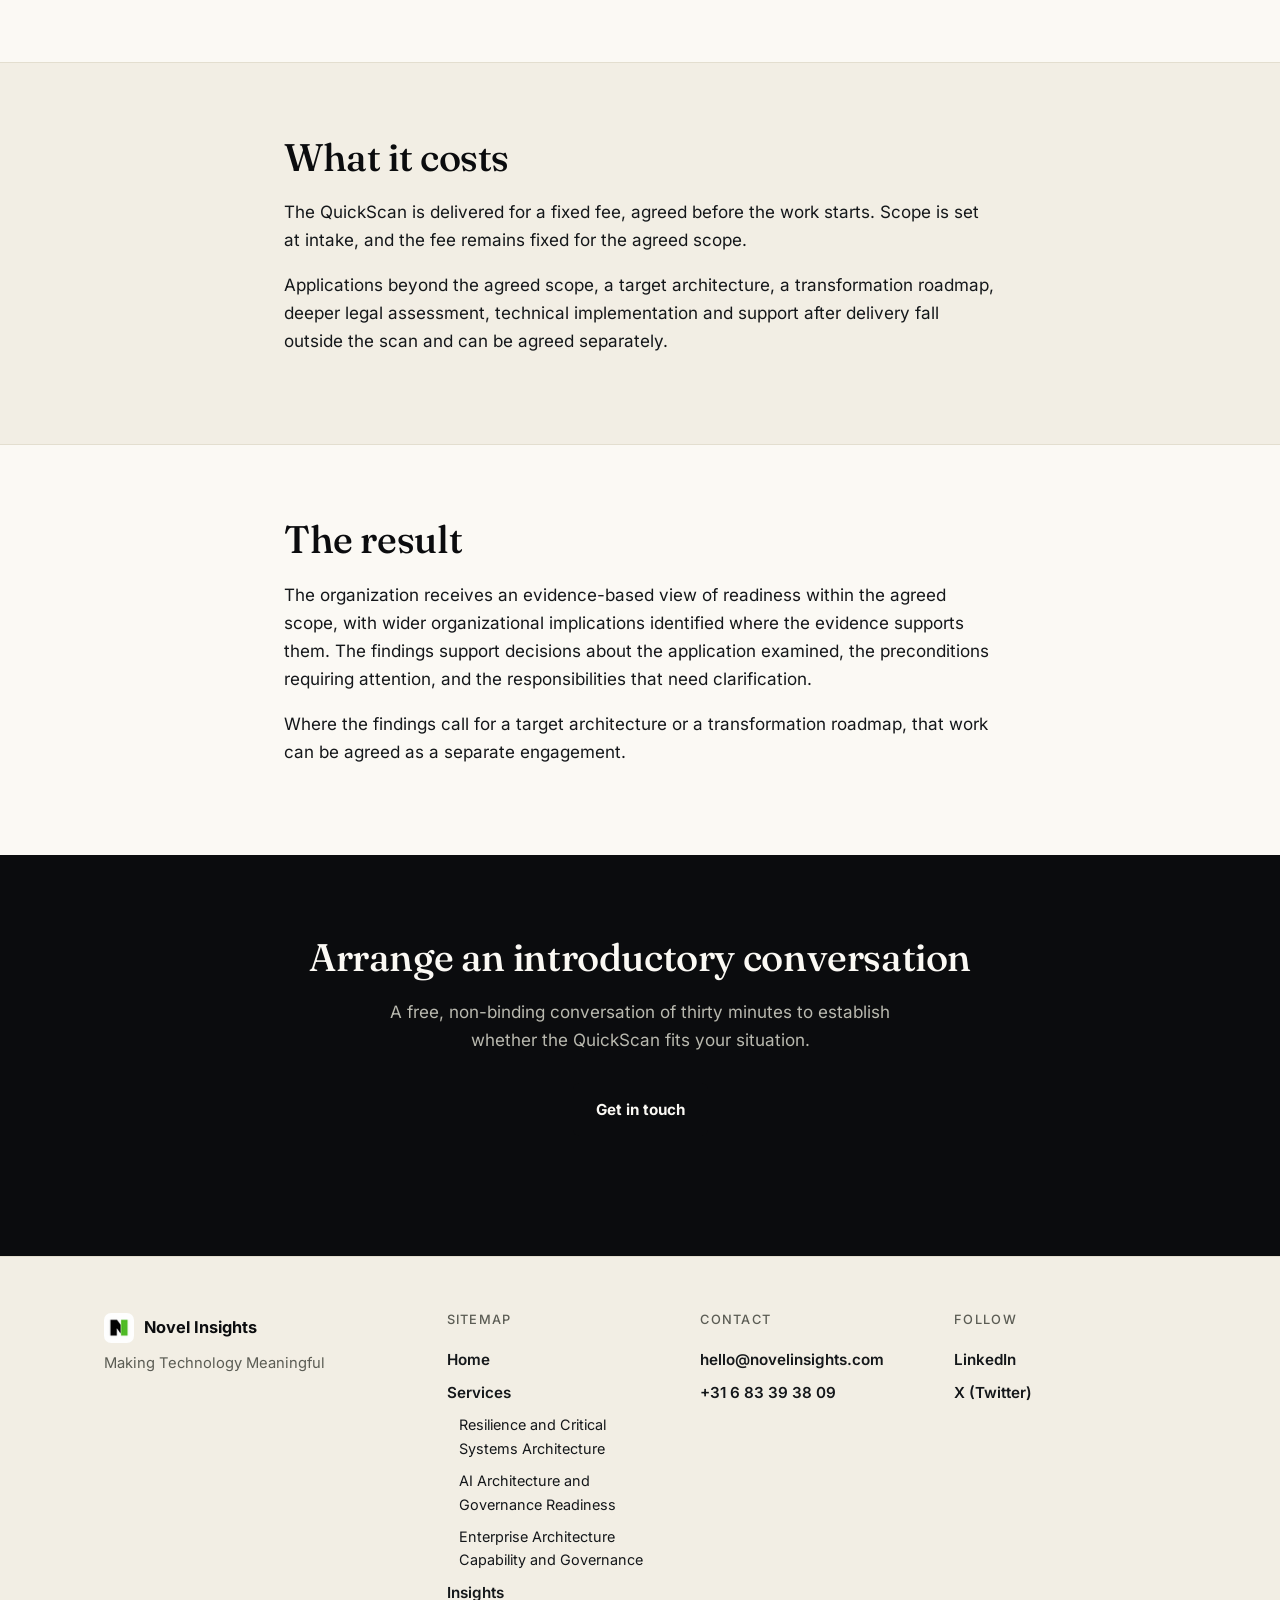
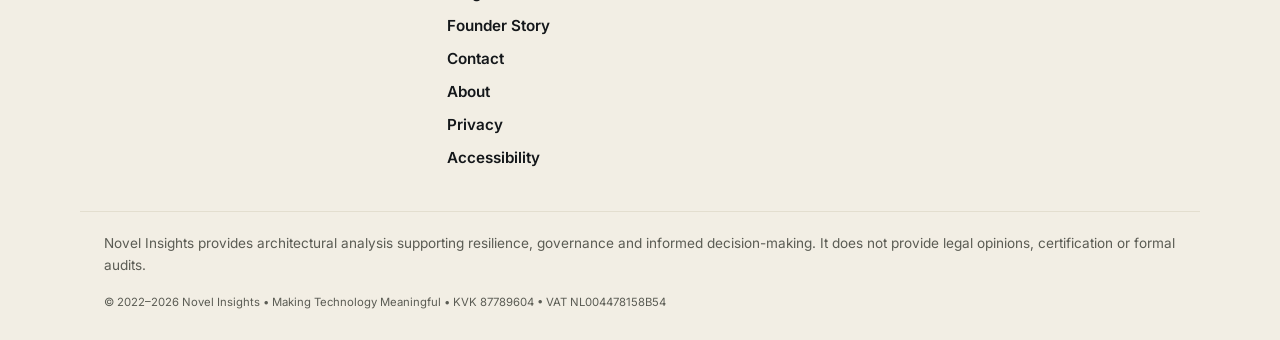
<file: services/ai-governance-readiness.html>
<!doctype html>
<html lang="en">
<head>
  <meta charset="utf-8">
  <meta name="viewport" content="width=device-width, initial-scale=1">
  <title>AI Architecture and Governance Readiness | Novel Insights</title>
  <meta name="description" content="A fixed-fee readiness assessment of AI governance, information, architecture and risk, with five prioritized measures for the next ninety days.">

  <link rel="canonical" href="https://www.novelinsights.com/services/ai-governance-readiness.html">

  <meta property="og:title" content="AI Architecture and Governance Readiness | Novel Insights">
  <meta property="og:description" content="A fixed-fee readiness assessment of AI governance, information, architecture and risk, with five prioritized measures for the next ninety days.">
  <meta property="og:type" content="website">
  <meta property="og:url" content="https://www.novelinsights.com/services/ai-governance-readiness.html">
  <meta property="og:image" content="https://www.novelinsights.com/assets/og.png">
  <meta name="twitter:card" content="summary_large_image">
  <meta name="twitter:site" content="@NovelinsightsHQ">

  <link rel="icon" href="/favicon.ico" sizes="any">
  <link rel="icon" type="image/png" sizes="32x32" href="/assets/favicon-32.png">
  <link rel="icon" type="image/png" sizes="192x192" href="/assets/favicon-192.png">
  <link rel="apple-touch-icon" sizes="180x180" href="/assets/apple-touch-icon.png">
  <link rel="manifest" href="/site.webmanifest">

  <link rel="preload" as="font" type="font/woff2" href="/assets/fonts/fraunces-latin.woff2" crossorigin>

  <link rel="stylesheet" href="/styles.css">

  <noscript><link rel="stylesheet" href="/noscript.css"></noscript>

  <script type="application/ld+json">
  {
    "@context": "https://schema.org",
    "@type": "BreadcrumbList",
    "itemListElement": [
      { "@type": "ListItem", "position": 1, "name": "Home", "item": "https://www.novelinsights.com/" },
      { "@type": "ListItem", "position": 2, "name": "Services", "item": "https://www.novelinsights.com/services.html" },
      { "@type": "ListItem", "position": 3, "name": "AI Architecture and Governance Readiness", "item": "https://www.novelinsights.com/services/ai-governance-readiness.html" }
    ]
  }
  </script>

  <script data-goatcounter="https://novelinsights.goatcounter.com/count"
          async src="//gc.zgo.at/count.js"></script>
</head>
<body data-page="service-detail">
<a class="skip-link" href="#main-content">Skip to content</a>

<header class="site-header">
  <div class="container nav-wrap">
    <a class="brand" href="/">
      <img class="brandmark" src="/assets/favicon-32.png" alt="Novel Insights logo" width="30" height="30">
      <span>Novel Insights</span>
    </a>
    <button class="nav-toggle" aria-expanded="false" aria-controls="primary-nav" aria-label="Toggle navigation">
      <span></span><span></span><span></span>
    </button>
    <nav id="primary-nav" class="nav" aria-label="Primary">
      <a href="/">Home</a>
      <a href="/services.html" aria-current="page">Services</a>
      <a href="/insights.html">Insights</a>
      <a href="/founder-story.html">Founder Story</a>
      <a href="/contact.html">Contact</a>
    </nav>
  </div>
</header>

<main id="main-content">
<header class="page-header">
  <div class="container">
    <p class="kicker"><a class="link-quiet" href="/services.html">← Services</a></p>
    <h1>AI Architecture and Governance Readiness</h1>
    <p class="sub">A readiness assessment from the Responsible AI and adaptive systems area.</p>
  </div>
</header>

<section class="section">
  <div class="container narrow reveal">
    <p class="lead">
      Examining how far the organization has the information foundations, ownership,
      controls and monitoring needed to adopt AI responsibly.
    </p>
    <p>
      The area applies architecture, information governance and sociotechnical analysis to
      the responsible adoption of systems that learn, adapt or automate consequential
      decisions. The questions are architectural before they are technical: what the system
      depends on, who owns it, how its behavior is monitored, and where human judgment stays
      in the loop.
    </p>
    <p>
      The assessment considers data lineage, system accountability, human oversight, model
      monitoring and the relationship between adaptive systems and existing architecture
      governance.
    </p>
    <p>
      This assessment is carried out through the AI Governance and Information Readiness
      QuickScan, a fixed-fee engagement.
    </p>
  </div>
</section>

<section id="quickscan" class="section alt">
  <div class="container narrow reveal">
    <p class="kicker">The QuickScan</p>
    <h2>Four questions to ask before extending AI use</h2>
    <p>
      AI arrives in an organization in more ways than one: a dedicated initiative, a
      copilot, or a feature switched on by default in a supplier's existing product.
      However it arrives, the same four questions follow:
    </p>
    <ul class="situation-list">
      <li>Who is accountable when one of these systems gets it wrong?</li>
      <li>What evidence supports an output, and what are the limits of explaining it?</li>
      <li>Is the data underneath it actually fit for the decision it is informing?</li>
      <li>What happens when the supplier changes the model?</li>
    </ul>
    <p class="situation-note">
      These are not only technical questions. They reach into ownership, information and
      architecture, and answering them means gathering evidence from across boundaries that
      no single team owns.
    </p>
    <p>
      The QuickScan establishes how far these questions can be answered today, where the
      evidence is missing, and which decisions follow. It works through an agreed
      application as a practical lens: what that system reveals about ownership, data,
      architecture and control can point to gaps beyond it.
    </p>
    <p>
      The report gives leadership, management and architecture a shared basis for
      discussing the findings, the limits of the available evidence, and the decisions that
      need attention.
    </p>
  </div>
</section>

<section class="section proof-band">
  <div class="container reveal">
    <ul class="pillrow" aria-label="Engagement facts">
      <li class="pill">Scope and schedule agreed at intake</li>
      <li class="pill">Fixed fee agreed before work starts</li>
      <li class="pill">Findings report and closing session</li>
    </ul>
  </div>
</section>

<section id="framework" class="section">
  <div class="container narrow reveal">
    <h2>The framework already exists</h2>
    <p>
      The QuickScan applies a defined assessment framework: five dimensions, a structured
      line of questioning, and a fixed reporting format. The framework is informed by
      doctoral research into complex sociotechnical systems — where outcomes emerge from
      interactions between parts rather than from any single component — and by
      architecture practice in regulated environments.
    </p>
    <p>
      Because the method is defined, it provides a consistent structure for gathering
      evidence, examining gaps and reporting findings. It also makes a fixed fee possible
      for an agreed scope.
    </p>
    <p>
      Scope and schedule are both agreed at intake and recorded in the engagement letter:
      which application serves as the lens, who is interviewed, what the report covers, and
      when each step happens. The schedule depends on access to documentation and to the
      people who own the system, so it is set together rather than assumed.
    </p>
  </div>
</section>

<section id="who" class="section alt">
  <div class="container narrow reveal">
    <h2>Who commissions it</h2>
    <p>
      Built for medium-sized public and semi-public organizations that are using, piloting
      or preparing to introduce AI, and do not yet have coherent governance or a roadmap.
      The question usually sits with CIOs, CDOs, corporate and enterprise architects,
      information managers, and program managers for AI or digital transformation.
    </p>
  </div>
</section>

<section id="examined" class="section">
  <div class="container narrow reveal">
    <h2>What is examined</h2>
    <p>
      The agreed application is examined from five connected angles, and each one asks a
      question about the organization rather than about the system:
    </p>
    <ul class="situation-list">
      <li><strong>Purpose and public value</strong> — which problem is being solved, and how
        will success be judged?</li>
      <li><strong>Governance and accountability</strong> — who decides, who oversees, and
        where is human intervention required?</li>
      <li><strong>Information and data</strong> — whether a customer, a case or an asset
        means the same thing across the systems that exchange it, which source is
        authoritative, and whether meaning, quality, provenance, access and retention are
        sufficiently controlled. Data can be complete and technically sound and still
        produce two irreconcilable answers.</li>
      <li><strong>Architecture and integration</strong> — how does the application fit the
        existing application, information and security landscape?</li>
      <li><strong>Risk and control</strong> — what arises around privacy, security,
        transparency, supplier dependency and applicable obligations?</li>
    </ul>
    <p class="situation-note">
      The QuickScan is an architecture and governance assessment. It is not a legal audit
      and not a formal certification.
    </p>
  </div>
</section>

<section id="produces" class="section alt">
  <div class="container narrow reveal">
    <h2>What it produces</h2>
    <ul class="situation-list">
      <li>Readiness findings across the five dimensions, with strengths and the most
        significant gaps.</li>
      <li>A distinction between application-specific observations, wider organizational
        findings supported by evidence, and issues requiring further investigation.</li>
      <li>The risks, dependencies and decisions that need attention, and the places where
        the evidence to answer them does not yet exist.</li>
      <li>Five prioritized measures for the next ninety days.</li>
      <li>A report and a closing session in which the findings are presented and
        tested.</li>
    </ul>
  </div>
</section>

<section id="how-it-runs" class="section">
  <div class="container narrow reveal">
    <h2>How it runs</h2>
    <p>
      An intake to agree which application will serve as the lens and to fix the scope and
      schedule, focused document analysis, interviews with the people who own and operate
      it or who are designing it, and a closing session with leadership.
    </p>
    <p>
      The lens is not chosen at random. The most useful starting point is usually the place
      where inconsistency is already causing visible friction — the integration that needs
      constant manual reconciliation, the report nobody fully trusts, the system two
      departments describe differently. Friction that is already felt makes the findings
      immediately demonstrable.
    </p>
    <p>
      Where the lens is a proposed rather than an operating application, the findings
      concern documented plans and the preconditions that would have to be met. Controls
      that are not yet running are not described as verified.
    </p>
    <p>
      The organization keeps one point of contact available throughout and supplies the
      agreed documentation and interview access on the dates set at intake.
    </p>
  </div>
</section>

<section id="investment" class="section alt">
  <div class="container narrow reveal">
    <h2>What it costs</h2>
    <p>
      The QuickScan is delivered for a fixed fee, agreed before the work starts. Scope is
      set at intake, and the fee remains fixed for the agreed scope.
    </p>
    <p>
      Applications beyond the agreed scope, a target architecture, a transformation
      roadmap, deeper legal assessment, technical implementation and support after delivery
      fall outside the scan and can be agreed separately.
    </p>
  </div>
</section>

<section id="result" class="section">
  <div class="container narrow reveal">
    <h2>The result</h2>
    <p>
      The organization receives an evidence-based view of readiness within the agreed
      scope, with wider organizational implications identified where the evidence supports
      them. The findings support decisions about the application examined, the
      preconditions requiring attention, and the responsibilities that need clarification.
    </p>
    <p>
      Where the findings call for a target architecture or a transformation roadmap, that
      work can be agreed as a separate engagement.
    </p>
  </div>
</section>

<section class="cta-band">
  <div class="container narrow reveal">
    <h2>Arrange an introductory conversation</h2>
    <p class="sub">
      A free, non-binding conversation of thirty minutes to establish whether the QuickScan
      fits your situation.
    </p>
    <div class="cta-row">
      <a class="btn primary" href="/contact.html">Get in touch</a>
    </div>
  </div>
</section>

</main>

<footer class="site-footer">
  <div class="container footer-grid">
    <div>
      <a class="brand" href="/">
        <img class="brandmark" src="/assets/favicon-32.png" alt="Novel Insights logo" width="30" height="30">
        <span>Novel Insights</span>
      </a>
      <p class="footer-tag">Making Technology Meaningful</p>
    </div>
    <nav class="footer-col" aria-label="Sitemap">
      <p class="footer-col-label">Sitemap</p>
      <a href="/">Home</a>
      <a href="/services.html">Services</a>
      <a class="footer-sub" href="/services/resilience-critical-systems.html">Resilience and Critical Systems Architecture</a>
      <a class="footer-sub" href="/services/ai-governance-readiness.html">AI Architecture and Governance Readiness</a>
      <a class="footer-sub" href="/services/enterprise-architecture-governance.html">Enterprise Architecture Capability and Governance</a>
      <a href="/insights.html">Insights</a>
      <a href="/founder-story.html">Founder Story</a>
      <a href="/contact.html">Contact</a>
      <a href="/about.html">About</a>
      <a href="/privacy.html">Privacy</a>
      <a href="/accessibility.html">Accessibility</a>
    </nav>
    <div class="footer-col">
      <p class="footer-col-label">Contact</p>
      <a href="mailto:hello@novelinsights.com">hello@novelinsights.com</a>
      <a href="tel:+31683393809">+31 6 83 39 38 09</a>
    </div>
    <div class="footer-col">
      <p class="footer-col-label">Follow</p>
      <a href="https://www.linkedin.com/company/novelinsights" target="_blank" rel="noopener">LinkedIn</a>
      <a href="https://www.x.com/NovelinsightsHQ" target="_blank" rel="noopener">X (Twitter)</a>
    </div>
  </div>
  <div class="container footer-bottom">
    <p>Novel Insights provides architectural analysis supporting resilience, governance and
      informed decision-making. It does not provide legal opinions, certification or formal
      audits.</p>
    <small>&copy; 2022–<span id="year">2026</span> Novel Insights • Making Technology Meaningful • KVK 87789604 • VAT NL004478158B54</small>
  </div>
</footer>

<script src="/script.js"></script>
</body>
</html>
</file>
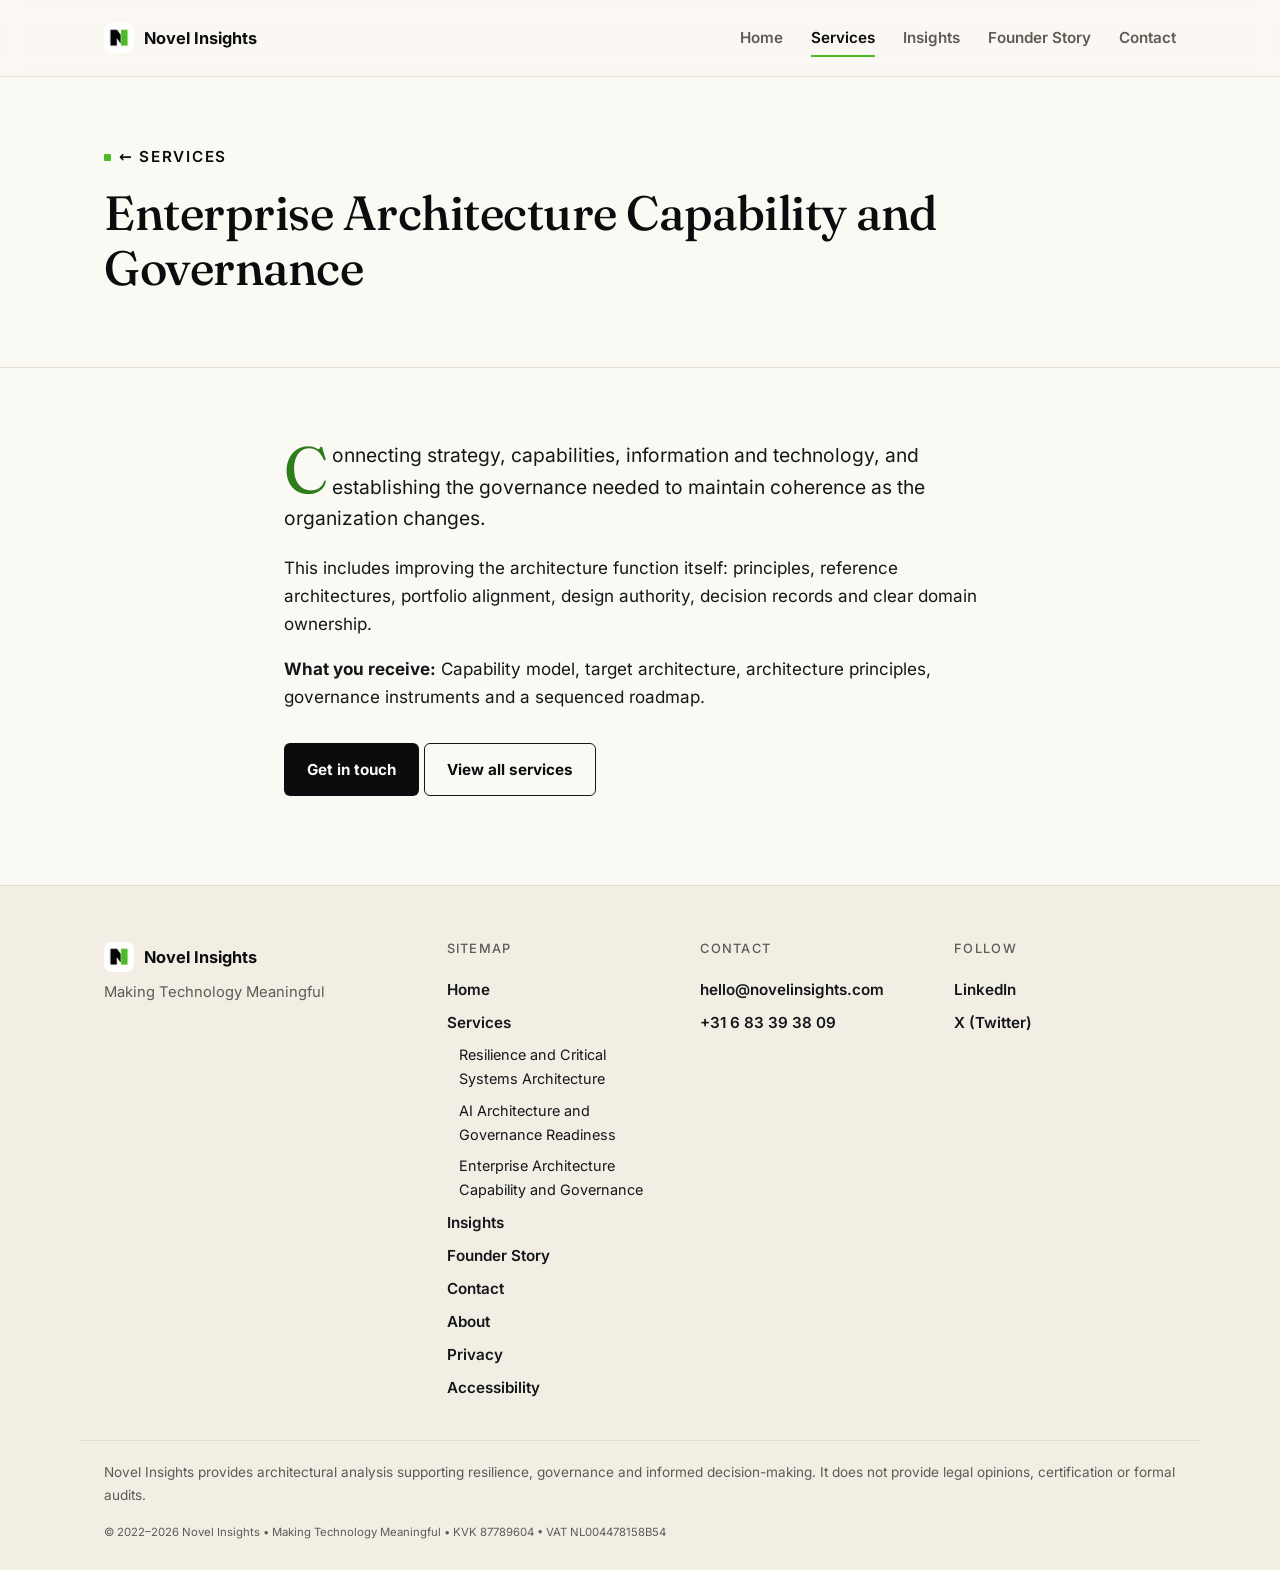
<file: services/enterprise-architecture-governance.html>
<!doctype html>
<html lang="en">
<head>
  <meta charset="utf-8">
  <meta name="viewport" content="width=device-width, initial-scale=1">
  <title>Enterprise Architecture Capability and Governance | Novel Insights</title>
  <meta name="description" content="Connecting strategy, capabilities, information and technology, and establishing the governance needed to maintain coherence as the organization changes.">

  <link rel="canonical" href="https://www.novelinsights.com/services/enterprise-architecture-governance.html">

  <meta property="og:title" content="Enterprise Architecture Capability and Governance | Novel Insights">
  <meta property="og:description" content="Connecting strategy, capabilities, information and technology, and establishing the governance needed to maintain coherence as the organization changes.">
  <meta property="og:type" content="website">
  <meta property="og:url" content="https://www.novelinsights.com/services/enterprise-architecture-governance.html">
  <meta property="og:image" content="https://www.novelinsights.com/assets/og.png">
  <meta name="twitter:card" content="summary_large_image">
  <meta name="twitter:site" content="@NovelinsightsHQ">

  <link rel="icon" href="/favicon.ico" sizes="any">
  <link rel="icon" type="image/png" sizes="32x32" href="/assets/favicon-32.png">
  <link rel="icon" type="image/png" sizes="192x192" href="/assets/favicon-192.png">
  <link rel="apple-touch-icon" sizes="180x180" href="/assets/apple-touch-icon.png">
  <link rel="manifest" href="/site.webmanifest">

  <link rel="preload" as="font" type="font/woff2" href="/assets/fonts/fraunces-latin.woff2" crossorigin>

  <link rel="stylesheet" href="/styles.css">

  <noscript><link rel="stylesheet" href="/noscript.css"></noscript>

  <script type="application/ld+json">
  {
    "@context": "https://schema.org",
    "@type": "BreadcrumbList",
    "itemListElement": [
      { "@type": "ListItem", "position": 1, "name": "Home", "item": "https://www.novelinsights.com/" },
      { "@type": "ListItem", "position": 2, "name": "Services", "item": "https://www.novelinsights.com/services.html" },
      { "@type": "ListItem", "position": 3, "name": "Enterprise Architecture Capability and Governance", "item": "https://www.novelinsights.com/services/enterprise-architecture-governance.html" }
    ]
  }
  </script>

  <script data-goatcounter="https://novelinsights.goatcounter.com/count"
          async src="//gc.zgo.at/count.js"></script>
</head>
<body data-page="service-detail">
<a class="skip-link" href="#main-content">Skip to content</a>

<header class="site-header">
  <div class="container nav-wrap">
    <a class="brand" href="/">
      <img class="brandmark" src="/assets/favicon-32.png" alt="Novel Insights logo" width="30" height="30">
      <span>Novel Insights</span>
    </a>
    <button class="nav-toggle" aria-expanded="false" aria-controls="primary-nav" aria-label="Toggle navigation">
      <span></span><span></span><span></span>
    </button>
    <nav id="primary-nav" class="nav" aria-label="Primary">
      <a href="/">Home</a>
      <a href="/services.html" aria-current="page">Services</a>
      <a href="/insights.html">Insights</a>
      <a href="/founder-story.html">Founder Story</a>
      <a href="/contact.html">Contact</a>
    </nav>
  </div>
</header>

<main id="main-content">
<header class="page-header">
  <div class="container">
    <p class="kicker"><a class="link-quiet" href="/services.html">← Services</a></p>
    <h1>Enterprise Architecture Capability and Governance</h1>
  </div>
</header>

<section class="section">
  <div class="container narrow reveal">
    <p class="lead">
      Connecting strategy, capabilities, information and technology, and establishing the
      governance needed to maintain coherence as the organization changes.
    </p>
    <p>
      This includes improving the architecture function itself: principles, reference
      architectures, portfolio alignment, design authority, decision records and clear
      domain ownership.
    </p>
    <p>
      <strong>What you receive:</strong> Capability model, target architecture,
      architecture principles, governance instruments and a sequenced roadmap.
    </p>

    <p class="section-cta">
      <a class="btn primary" href="/contact.html">Get in touch</a>
      <a class="btn ghost" href="/services.html">View all services</a>
    </p>
  </div>
</section>

</main>

<footer class="site-footer">
  <div class="container footer-grid">
    <div>
      <a class="brand" href="/">
        <img class="brandmark" src="/assets/favicon-32.png" alt="Novel Insights logo" width="30" height="30">
        <span>Novel Insights</span>
      </a>
      <p class="footer-tag">Making Technology Meaningful</p>
    </div>
    <nav class="footer-col" aria-label="Sitemap">
      <p class="footer-col-label">Sitemap</p>
      <a href="/">Home</a>
      <a href="/services.html">Services</a>
      <a class="footer-sub" href="/services/resilience-critical-systems.html">Resilience and Critical Systems Architecture</a>
      <a class="footer-sub" href="/services/ai-governance-readiness.html">AI Architecture and Governance Readiness</a>
      <a class="footer-sub" href="/services/enterprise-architecture-governance.html">Enterprise Architecture Capability and Governance</a>
      <a href="/insights.html">Insights</a>
      <a href="/founder-story.html">Founder Story</a>
      <a href="/contact.html">Contact</a>
      <a href="/about.html">About</a>
      <a href="/privacy.html">Privacy</a>
      <a href="/accessibility.html">Accessibility</a>
    </nav>
    <div class="footer-col">
      <p class="footer-col-label">Contact</p>
      <a href="mailto:hello@novelinsights.com">hello@novelinsights.com</a>
      <a href="tel:+31683393809">+31 6 83 39 38 09</a>
    </div>
    <div class="footer-col">
      <p class="footer-col-label">Follow</p>
      <a href="https://www.linkedin.com/company/novelinsights" target="_blank" rel="noopener">LinkedIn</a>
      <a href="https://www.x.com/NovelinsightsHQ" target="_blank" rel="noopener">X (Twitter)</a>
    </div>
  </div>
  <div class="container footer-bottom">
    <p>Novel Insights provides architectural analysis supporting resilience, governance and
      informed decision-making. It does not provide legal opinions, certification or formal
      audits.</p>
    <small>&copy; 2022–<span id="year">2026</span> Novel Insights • Making Technology Meaningful • KVK 87789604 • VAT NL004478158B54</small>
  </div>
</footer>

<script src="/script.js"></script>
</body>
</html>
</file>
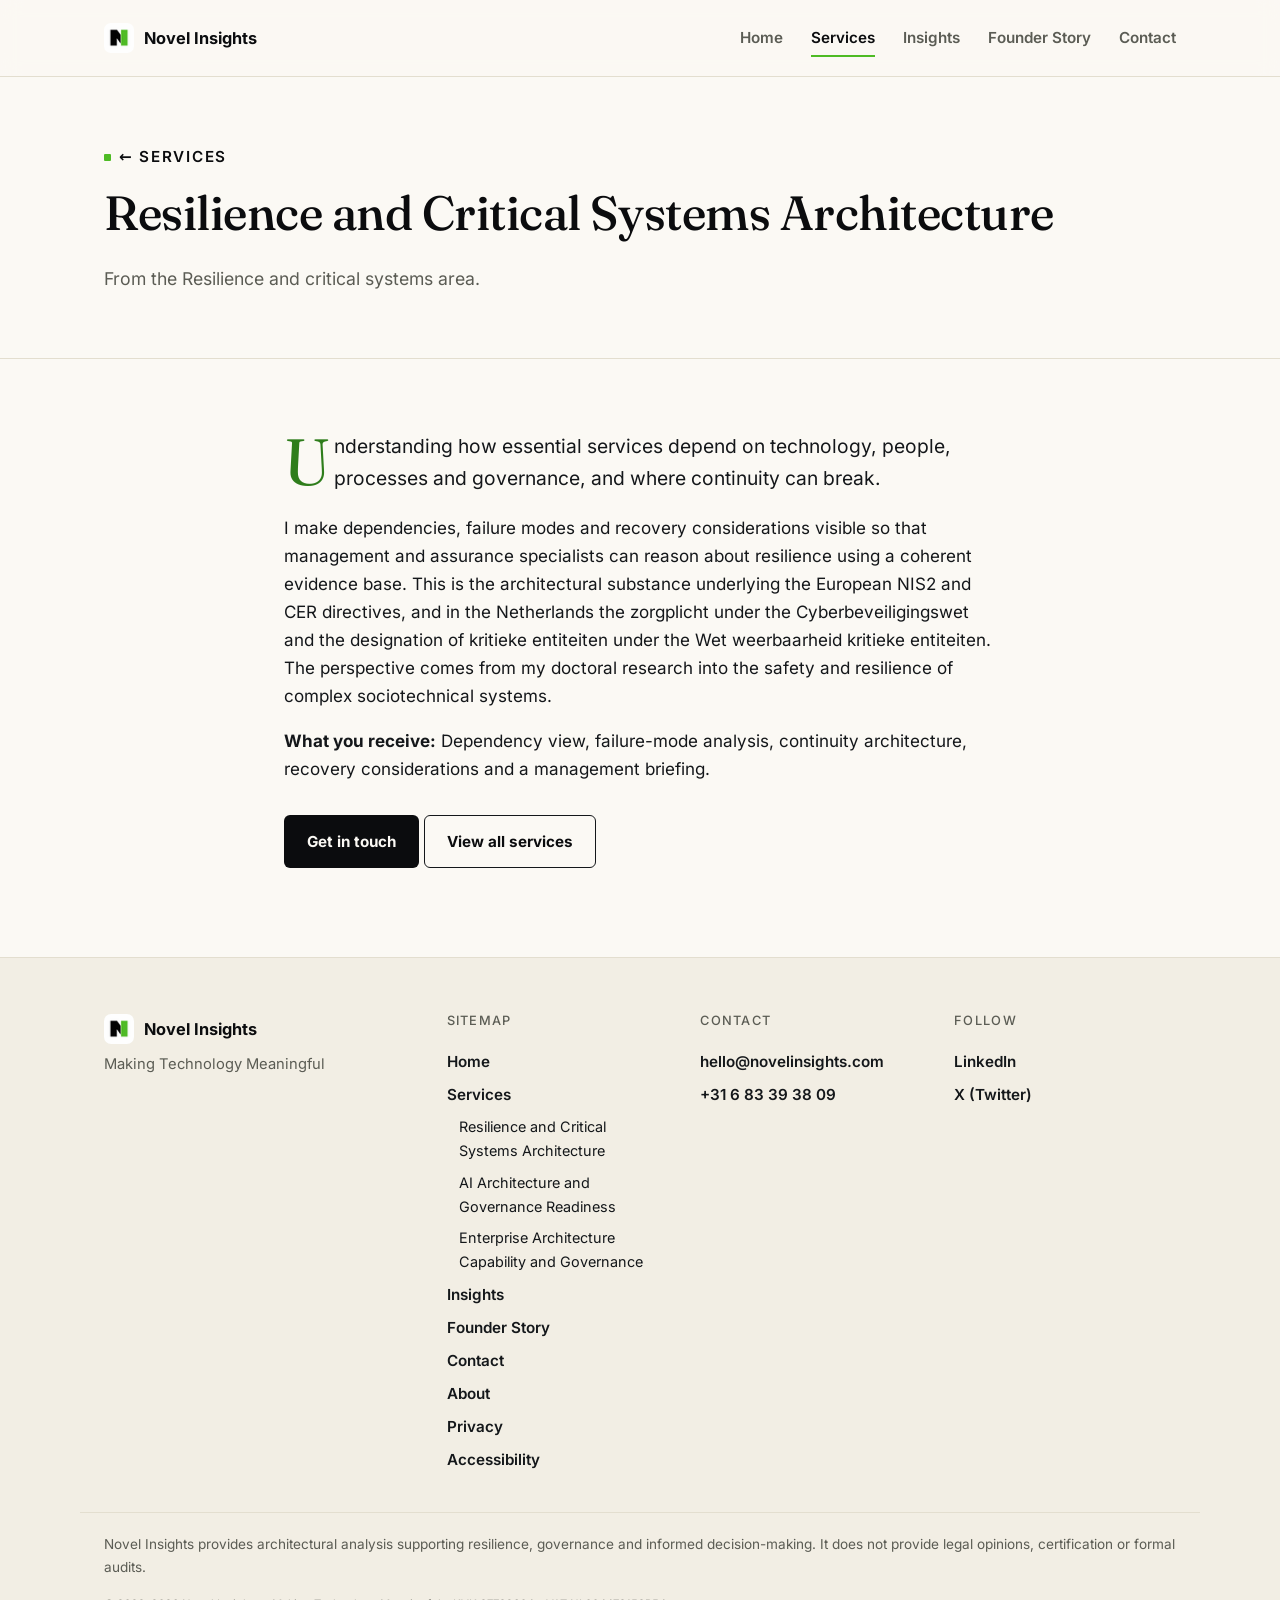
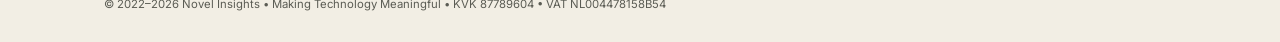
<file: services/resilience-critical-systems.html>
<!doctype html>
<html lang="en">
<head>
  <meta charset="utf-8">
  <meta name="viewport" content="width=device-width, initial-scale=1">
  <title>Resilience and Critical Systems Architecture | Novel Insights</title>
  <meta name="description" content="Understanding how essential services depend on technology, people, processes and governance, and where continuity can break.">

  <link rel="canonical" href="https://www.novelinsights.com/services/resilience-critical-systems.html">

  <meta property="og:title" content="Resilience and Critical Systems Architecture | Novel Insights">
  <meta property="og:description" content="Understanding how essential services depend on technology, people, processes and governance, and where continuity can break.">
  <meta property="og:type" content="website">
  <meta property="og:url" content="https://www.novelinsights.com/services/resilience-critical-systems.html">
  <meta property="og:image" content="https://www.novelinsights.com/assets/og.png">
  <meta name="twitter:card" content="summary_large_image">
  <meta name="twitter:site" content="@NovelinsightsHQ">

  <link rel="icon" href="/favicon.ico" sizes="any">
  <link rel="icon" type="image/png" sizes="32x32" href="/assets/favicon-32.png">
  <link rel="icon" type="image/png" sizes="192x192" href="/assets/favicon-192.png">
  <link rel="apple-touch-icon" sizes="180x180" href="/assets/apple-touch-icon.png">
  <link rel="manifest" href="/site.webmanifest">

  <link rel="preload" as="font" type="font/woff2" href="/assets/fonts/fraunces-latin.woff2" crossorigin>

  <link rel="stylesheet" href="/styles.css">

  <noscript><link rel="stylesheet" href="/noscript.css"></noscript>

  <script type="application/ld+json">
  {
    "@context": "https://schema.org",
    "@type": "BreadcrumbList",
    "itemListElement": [
      { "@type": "ListItem", "position": 1, "name": "Home", "item": "https://www.novelinsights.com/" },
      { "@type": "ListItem", "position": 2, "name": "Services", "item": "https://www.novelinsights.com/services.html" },
      { "@type": "ListItem", "position": 3, "name": "Resilience and Critical Systems Architecture", "item": "https://www.novelinsights.com/services/resilience-critical-systems.html" }
    ]
  }
  </script>

  <script data-goatcounter="https://novelinsights.goatcounter.com/count"
          async src="//gc.zgo.at/count.js"></script>
</head>
<body data-page="service-detail">
<a class="skip-link" href="#main-content">Skip to content</a>

<header class="site-header">
  <div class="container nav-wrap">
    <a class="brand" href="/">
      <img class="brandmark" src="/assets/favicon-32.png" alt="Novel Insights logo" width="30" height="30">
      <span>Novel Insights</span>
    </a>
    <button class="nav-toggle" aria-expanded="false" aria-controls="primary-nav" aria-label="Toggle navigation">
      <span></span><span></span><span></span>
    </button>
    <nav id="primary-nav" class="nav" aria-label="Primary">
      <a href="/">Home</a>
      <a href="/services.html" aria-current="page">Services</a>
      <a href="/insights.html">Insights</a>
      <a href="/founder-story.html">Founder Story</a>
      <a href="/contact.html">Contact</a>
    </nav>
  </div>
</header>

<main id="main-content">
<header class="page-header">
  <div class="container">
    <p class="kicker"><a class="link-quiet" href="/services.html">← Services</a></p>
    <h1>Resilience and Critical Systems Architecture</h1>
    <p class="sub">From the Resilience and critical systems area.</p>
  </div>
</header>

<section class="section">
  <div class="container narrow reveal">
    <p class="lead">
      Understanding how essential services depend on technology, people, processes and
      governance, and where continuity can break.
    </p>
    <p>
      I make dependencies, failure modes and recovery considerations visible so that
      management and assurance specialists can reason about resilience using a coherent
      evidence base. This is the architectural substance underlying the European NIS2 and
      CER directives, and in the Netherlands the zorgplicht under the Cyberbeveiligingswet
      and the designation of kritieke entiteiten under the Wet weerbaarheid kritieke
      entiteiten. The perspective comes from my doctoral research into the safety and
      resilience of complex sociotechnical systems.
    </p>
    <p>
      <strong>What you receive:</strong> Dependency view, failure-mode analysis, continuity
      architecture, recovery considerations and a management briefing.
    </p>

    <p class="section-cta">
      <a class="btn primary" href="/contact.html">Get in touch</a>
      <a class="btn ghost" href="/services.html">View all services</a>
    </p>
  </div>
</section>

</main>

<footer class="site-footer">
  <div class="container footer-grid">
    <div>
      <a class="brand" href="/">
        <img class="brandmark" src="/assets/favicon-32.png" alt="Novel Insights logo" width="30" height="30">
        <span>Novel Insights</span>
      </a>
      <p class="footer-tag">Making Technology Meaningful</p>
    </div>
    <nav class="footer-col" aria-label="Sitemap">
      <p class="footer-col-label">Sitemap</p>
      <a href="/">Home</a>
      <a href="/services.html">Services</a>
      <a class="footer-sub" href="/services/resilience-critical-systems.html">Resilience and Critical Systems Architecture</a>
      <a class="footer-sub" href="/services/ai-governance-readiness.html">AI Architecture and Governance Readiness</a>
      <a class="footer-sub" href="/services/enterprise-architecture-governance.html">Enterprise Architecture Capability and Governance</a>
      <a href="/insights.html">Insights</a>
      <a href="/founder-story.html">Founder Story</a>
      <a href="/contact.html">Contact</a>
      <a href="/about.html">About</a>
      <a href="/privacy.html">Privacy</a>
      <a href="/accessibility.html">Accessibility</a>
    </nav>
    <div class="footer-col">
      <p class="footer-col-label">Contact</p>
      <a href="mailto:hello@novelinsights.com">hello@novelinsights.com</a>
      <a href="tel:+31683393809">+31 6 83 39 38 09</a>
    </div>
    <div class="footer-col">
      <p class="footer-col-label">Follow</p>
      <a href="https://www.linkedin.com/company/novelinsights" target="_blank" rel="noopener">LinkedIn</a>
      <a href="https://www.x.com/NovelinsightsHQ" target="_blank" rel="noopener">X (Twitter)</a>
    </div>
  </div>
  <div class="container footer-bottom">
    <p>Novel Insights provides architectural analysis supporting resilience, governance and
      informed decision-making. It does not provide legal opinions, certification or formal
      audits.</p>
    <small>&copy; 2022–<span id="year">2026</span> Novel Insights • Making Technology Meaningful • KVK 87789604 • VAT NL004478158B54</small>
  </div>
</footer>

<script src="/script.js"></script>
</body>
</html>
</file>
<file: styles.css>
/* ============================================================
   Novel Insights — design system
   Premium editorial: warm paper background, serif/sans pairing,
   restrained brand green, hairline rules, subtle scroll motion.
   ============================================================ */

/* Self-hosted variable fonts (SIL OFL 1.1, licenses in /assets/fonts).
   Served from this origin so no visitor data goes to a font CDN. */
@font-face{
  font-family:'Fraunces';
  font-style:normal;
  font-weight:400 600;
  font-display:swap;
  src:url(/assets/fonts/fraunces-latin.woff2) format('woff2');
  unicode-range:U+0000-00FF,U+0131,U+0152-0153,U+02BB-02BC,U+02C6,U+02DA,U+02DC,U+0304,U+0308,U+0329,U+2000-206F,U+20AC,U+2122,U+2191,U+2193,U+2212,U+2215,U+FEFF,U+FFFD;
}
@font-face{
  font-family:'Fraunces';
  font-style:normal;
  font-weight:400 600;
  font-display:swap;
  src:url(/assets/fonts/fraunces-latin-ext.woff2) format('woff2');
  unicode-range:U+0100-02BA,U+02BD-02C5,U+02C7-02CC,U+02CE-02D7,U+02DD-02FF,U+0304,U+0308,U+0329,U+1D00-1DBF,U+1E00-1E9F,U+1EF2-1EFF,U+2020,U+20A0-20AB,U+20AD-20C4,U+2113,U+2C60-2C7F,U+A720-A7FF;
}
@font-face{
  font-family:'Inter';
  font-style:normal;
  font-weight:400 700;
  font-display:swap;
  src:url(/assets/fonts/inter-latin.woff2) format('woff2');
  unicode-range:U+0000-00FF,U+0131,U+0152-0153,U+02BB-02BC,U+02C6,U+02DA,U+02DC,U+0304,U+0308,U+0329,U+2000-206F,U+20AC,U+2122,U+2191,U+2193,U+2212,U+2215,U+FEFF,U+FFFD;
}
@font-face{
  font-family:'Inter';
  font-style:normal;
  font-weight:400 700;
  font-display:swap;
  src:url(/assets/fonts/inter-latin-ext.woff2) format('woff2');
  unicode-range:U+0100-02BA,U+02BD-02C5,U+02C7-02CC,U+02CE-02D7,U+02DD-02FF,U+0304,U+0308,U+0329,U+1D00-1DBF,U+1E00-1E9F,U+1EF2-1EFF,U+2020,U+20A0-20AB,U+20AD-20C4,U+2113,U+2C60-2C7F,U+A720-A7FF;
}

:root{
  --ink:        #14171A;
  --ink-strong: #0B0C0E;
  --paper:      #FBF9F4;
  --paper-alt:  #F2EEE4;
  --line:       #E3DECF;
  --green:      #4EBB24;
  --green-deep: #2E7D1B;
  --green-deep-a11y: #276818; /* darker than --green-deep: keeps .kicker at 4.5:1+ on paper-alt */
  --muted:      #5B5C54;
  --white:      #FFFFFF;

  --font-serif: 'Fraunces', Georgia, 'Times New Roman', serif;
  --font-sans:  'Inter', system-ui, -apple-system, 'Segoe UI', Roboto, sans-serif;

  --container: 1120px;
  --radius: 6px;
  --ease: cubic-bezier(.22,.61,.36,1);
}

*,*::before,*::after{box-sizing:border-box}
html{scroll-behavior:smooth}
html,body{margin:0;padding:0}
body{
  font-family:var(--font-sans);
  font-size:17px;
  line-height:1.65;
  color:var(--ink);
  background:var(--paper);
  -webkit-font-smoothing:antialiased;
}
img{max-width:100%;display:block}

h1,h2,h3,h4{
  font-family:var(--font-serif);
  font-weight:500;
  color:var(--ink-strong);
  line-height:1.15;
  letter-spacing:-.01em;
  margin:0 0 .5em;
}
h2{font-size:clamp(1.8rem,3vw,2.5rem)}
h3{font-size:1.25rem}
p{margin:0 0 1em}
a{color:inherit}

.container{max-width:var(--container);margin:0 auto;padding:0 24px}
.narrow{max-width:760px}

/* ---------- Skip link ---------- */
.skip-link{
  position:absolute;
  left:0;
  top:-48px;
  background:var(--ink-strong);
  color:var(--paper);
  padding:12px 20px;
  font-family:var(--font-sans);
  font-weight:700;
  font-size:.9rem;
  text-decoration:none;
  border-radius:0 0 6px 0;
  z-index:100;
  transition:top .15s var(--ease);
}
.skip-link:focus{
  top:0;
}

/* ---------- Focus visibility (WCAG 2.2 AA) ---------- */
a:focus-visible,
button:focus-visible,
summary:focus-visible,
[tabindex]:focus-visible{
  outline:3px solid var(--green-deep);
  outline-offset:2px;
  border-radius:2px;
}
.cta-band :focus-visible,
.section.dark :focus-visible{
  outline-color:var(--green);
}
.skip-link:focus-visible{
  outline:3px solid var(--green);
  outline-offset:2px;
}

/* ---------- Kicker / eyebrow ---------- */
.kicker{
  display:inline-flex;
  align-items:center;
  gap:8px;
  font-family:var(--font-sans);
  font-size:.78rem;
  font-weight:700;
  letter-spacing:.14em;
  text-transform:uppercase;
  color:var(--green-deep-a11y);
  margin:0 0 14px;
}
.kicker::before{
  content:"";
  width:7px;height:7px;
  background:var(--green);
  border-radius:1px;
  display:inline-block;
}

/* ---------- Header / nav ---------- */
.site-header{
  position:sticky;
  top:0;
  background:rgba(251,249,244,.86);
  backdrop-filter:saturate(160%) blur(10px);
  border-bottom:1px solid var(--line);
  z-index:20;
}
.nav-wrap{
  display:flex;
  align-items:center;
  justify-content:space-between;
  height:76px;
  gap:16px;
}
.brand{
  display:flex;
  align-items:center;
  gap:10px;
  text-decoration:none;
  color:var(--ink-strong);
  font-weight:700;
  font-family:var(--font-sans);
  font-size:1.02rem;
}
.brandmark{width:30px;height:30px;border-radius:7px}

.nav-toggle{
  display:none;
  flex-direction:column;
  justify-content:center;
  gap:5px;
  width:36px;height:36px;
  background:none;
  border:1px solid var(--line);
  border-radius:6px;
  cursor:pointer;
}
.nav-toggle span{display:block;height:2px;width:16px;margin:0 auto;background:var(--ink)}

.nav{display:flex;align-items:center;gap:28px}
.nav a{
  position:relative;
  text-decoration:none;
  color:var(--muted);
  font-weight:600;
  font-size:.95rem;
  padding:6px 0;
}
.nav a::after{
  content:"";
  position:absolute;
  left:0;right:0;bottom:0;
  height:2px;
  background:var(--green);
  transform:scaleX(0);
  transform-origin:left;
  transition:transform .25s var(--ease);
}
.nav a:hover{color:var(--ink-strong)}
.nav a:hover::after{transform:scaleX(1)}
.nav a[aria-current="page"]{color:var(--ink-strong)}
.nav a[aria-current="page"]::after{transform:scaleX(1)}

/* ---------- Page header (non-home pages) ---------- */
.page-header{
  padding:64px 0 48px;
  border-bottom:1px solid var(--line);
}
.page-header h1{font-size:clamp(2.1rem,4.5vw,3rem)}
.page-header .sub{color:var(--muted);font-size:1.1rem;max-width:640px}

/* ---------- Hero ---------- */
.hero{padding:96px 0 64px}
.hero h1{
  font-size:clamp(2.6rem,6vw,4.4rem);
  max-width:14ch;
}
.hero .sub{
  font-size:1.2rem;
  color:var(--muted);
  max-width:620px;
  margin:0 0 32px;
}

.cta-row{display:flex;gap:14px;flex-wrap:wrap;margin:0 0 40px}
.btn{
  display:inline-flex;
  align-items:center;
  gap:8px;
  padding:13px 22px;
  border-radius:var(--radius);
  text-decoration:none;
  font-weight:700;
  font-size:.95rem;
  border:1px solid transparent;
  transition:background .2s var(--ease), color .2s var(--ease), border-color .2s var(--ease);
}
.btn.primary{background:var(--ink-strong);color:var(--paper)}
.btn.primary:hover{background:var(--green-deep)}
.btn.ghost{border-color:var(--ink);color:var(--ink-strong)}
.btn.ghost:hover{border-color:var(--green-deep);color:var(--green-deep)}

.pillrow{display:flex;flex-wrap:wrap;gap:10px 22px;list-style:none;margin:0;padding:0}
.pillrow .pill{
  font-size:1rem;
  font-weight:600;
  color:var(--muted);
  padding-left:16px;
  position:relative;
}
.pillrow .pill::before{
  content:"";
  position:absolute;left:0;top:.6em;
  width:6px;height:6px;
  background:var(--green);
  border-radius:1px;
}
.proof-note{margin:14px 0 0;color:var(--muted);font-size:.95rem}

/* ---------- Sections ---------- */
.section{padding:72px 0}
.section.alt{background:var(--paper-alt)}
.section.dark{background:var(--ink-strong);color:var(--paper)}
.section.dark h2,.section.dark h3{color:var(--paper)}
.section.dark .subtle{color:#B9B9AF}
.section .subtle{color:var(--muted);margin-top:6px;font-size:1.05rem}
.section + .section{border-top:1px solid var(--line)}
.section-cta{margin-top:32px}
.quote-cta{margin-top:20px}

/* Drop-cap intro paragraph */
.lead{font-size:1.2rem;color:var(--ink)}
.lead::first-letter{
  font-family:var(--font-serif);
  font-size:3.4em;
  float:left;
  line-height:.82;
  padding:.05em .06em 0 0;
  color:var(--green-deep);
}

/* ---------- Numbered steps ---------- */
.steps{
  display:grid;
  grid-template-columns:repeat(auto-fit,minmax(220px,1fr));
  gap:36px;
  margin-top:36px;
}
.step .num{
  font-family:var(--font-serif);
  font-size:2.2rem;
  color:var(--muted);
  margin:0 0 8px;
}
.step h3{margin-bottom:6px}
.step p{color:var(--muted);margin:0}

/* ---------- Feature grid / cards ---------- */
.grid{
  display:grid;
  grid-template-columns:repeat(auto-fit,minmax(230px,1fr));
  gap:1px;
  background:var(--line);
  border:1px solid var(--line);
  margin-top:32px;
}
.grid .card{
  background:var(--paper);
  padding:26px;
}
.section.alt .grid .card{background:var(--paper-alt)}
.card h3{margin-bottom:8px}
.card p{color:var(--muted);margin:0}
.card p + p{margin-top:.75em}
.card-cta{margin:14px 0 0}
.card-eyebrow{
  font-size:.72rem;
  font-weight:700;
  text-transform:uppercase;
  letter-spacing:.1em;
  color:var(--green-deep-a11y);
  margin:0 0 8px;
}

/* Six deliverable cards read better at two or three columns than the
   default four-column ceiling other .grid instances use — a wider
   minmax floor keeps the last row from splitting unevenly. */
#deliverables .grid{grid-template-columns:repeat(auto-fit,minmax(300px,1fr))}

/* ---------- Situation list (homepage "when to involve") ---------- */
.situation-note{margin:24px 0 1em;color:var(--ink)}
.situation-list{list-style:none;margin:32px 0 0;padding:0;display:grid;gap:18px}
.situation-list li{position:relative;padding-left:22px;color:var(--ink)}
.situation-list li::before{
  content:"";
  position:absolute;left:0;top:.6em;
  width:7px;height:7px;
  background:var(--green);
  border-radius:1px;
}

/* ---------- Founder ---------- */
.founder-grid{
  display:grid;
  grid-template-columns:180px 1fr;
  gap:32px;
  align-items:start;
}
.headshot{
  width:180px;height:180px;
  border-radius:10px;
  object-fit:cover;
  border:1px solid var(--line);
}
blockquote{
  font-family:var(--font-serif);
  font-size:1.35rem;
  line-height:1.4;
  color:var(--ink-strong);
  margin:20px 0 0;
  padding-left:20px;
  border-left:3px solid var(--green);
}

/* ---------- Long-form article: lists ---------- */
article ul,article ol{margin:0 0 1em;padding-left:1.3em}
article li{margin-bottom:.4em}

/* ---------- Insights article page ---------- */
.article-header h1{font-size:clamp(2rem,4.2vw,2.75rem)}
.article-byline{color:var(--muted);font-size:.95rem;margin:4px 0 22px}
.article-actions{display:flex;flex-wrap:wrap;align-items:center;gap:12px 24px;margin:0}
.article-actions .btn{padding:10px 18px}
.article-doi{
  color:var(--muted);
  font-size:.85rem;
  text-decoration:none;
  border-bottom:1px solid var(--line);
}
.article-doi:hover{color:var(--green-deep);border-color:var(--green-deep)}

.article-body{font-size:1.06rem;line-height:1.75}
.article-body p{margin:0 0 1.15em}
.article-body h2{font-size:clamp(1.45rem,2.6vw,1.8rem);margin:2.2em 0 .6em}
.article-body > h2:first-child{margin-top:0}
.article-body li{margin-bottom:.5em}

/* Figure 1: centred at its native width, italic caption */
.article-figure{margin:2.25em 0;text-align:center}
.article-figure img{
  width:100%;
  max-width:680px;
  height:auto;
  margin:0 auto;
  border:1px solid var(--line);
  background:var(--white);
}
.article-figure figcaption{
  max-width:680px;
  margin:12px auto 0;
  color:var(--muted);
  font-size:.88rem;
  font-style:italic;
  line-height:1.5;
}

/* .pull-quote is centred for the home page band; inside an article it
   reads as a left-ruled blockquote instead */
.article-body .pull-quote{
  text-align:left;
  margin:2em 0;
  padding:4px 0 4px 24px;
  font-size:clamp(1.35rem,2.4vw,1.65rem);
}
.article-body .pull-quote p{margin:0}

/* Two-column comparison table; scrolls sideways on narrow screens
   rather than squeezing or clipping text */
.table-wrap{
  overflow-x:auto;
  margin:2em 0;
  border:1px solid var(--line);
  border-radius:var(--radius);
  background:var(--white);
}
.comparison-table{width:100%;border-collapse:collapse;font-size:.95rem;line-height:1.55}
.comparison-table th,
.comparison-table td{
  width:50%;
  padding:14px 16px;
  text-align:left;
  vertical-align:top;
  border-bottom:1px solid var(--line);
}
.comparison-table th + th,
.comparison-table td + td{border-left:1px solid var(--line)}
.comparison-table thead th{
  background:var(--paper-alt);
  font-family:var(--font-sans);
  font-weight:700;
  color:var(--ink-strong);
}
.comparison-table tbody tr:last-child td{border-bottom:0}
.comparison-table strong{color:var(--ink-strong)}

/* About block holds the page's only call to action */
.article-about{
  margin:3em 0 0;
  padding:28px;
  background:var(--paper-alt);
  border:1px solid var(--line);
  border-radius:8px;
}
.article-body .article-about h2{margin-top:0;font-size:1.4rem}
.article-body .article-cta{
  margin:1.25em 0 0;
  padding:14px 18px;
  background:var(--white);
  border-left:3px solid var(--green);
  font-weight:600;
}
.article-cta a{
  color:var(--green-deep-a11y);
  text-decoration-thickness:1px;
  text-underline-offset:3px;
}
.article-cta a:hover{color:var(--ink-strong)}

.article-references{margin-top:3em}
.reference-list{list-style:none;margin:0;padding:0;font-size:.9rem;line-height:1.6;color:var(--muted)}
.reference-list li{padding-left:2em;text-indent:-2em;margin-bottom:.8em;overflow-wrap:anywhere}
.reference-list a{color:var(--ink)}

.article-body .article-meta{
  margin:3em 0 0;
  padding-top:20px;
  border-top:1px solid var(--line);
  color:var(--muted);
  font-size:.85rem;
  line-height:1.55;
}
.article-body .article-meta p{margin:0 0 .7em;overflow-wrap:anywhere}

.article-back{margin:40px 0 0}

@media (max-width:600px){
  .comparison-table{min-width:520px}
  .article-about{padding:20px}
}

/* ---------- Article listing (Insights index) ---------- */
.article-list{list-style:none;margin:32px 0 0;padding:0;border-top:1px solid var(--line)}
.article-list > li{padding:24px 0;border-bottom:1px solid var(--line)}
.article-list h2,.article-list h3{font-size:1.45rem;margin:0 0 6px}
.article-list h2 a,.article-list h3 a{text-decoration:none}
.article-list h2 a:hover,.article-list h3 a:hover{color:var(--green-deep)}
.article-teaser{max-width:760px}
.article-list .article-meta{color:var(--muted);font-size:.95rem;margin:0 0 8px}
.article-list p{color:var(--muted)}
.article-list .article-links{display:flex;flex-wrap:wrap;gap:8px 24px;margin:14px 0 0}

/* ---------- Sign-off block ---------- */
.signoff{
  margin-top:48px;
  padding-top:24px;
  border-top:1px solid var(--line);
  color:var(--muted);
}
.signoff strong{color:var(--ink-strong)}

/* ---------- FAQ ---------- */
.faq{border-bottom:1px solid var(--line);padding:18px 0}
.faq summary{
  cursor:pointer;
  font-weight:700;
  font-family:var(--font-sans);
  font-size:1.02rem;
  list-style:none;
  display:flex;
  justify-content:space-between;
  align-items:center;
}
.faq summary::-webkit-details-marker{display:none}
.faq summary::after{content:"+";font-size:1.3rem;color:var(--green-deep)}
.faq[open] summary::after{content:"–"}
.faq p{color:var(--muted);margin:12px 0 0}

/* ---------- Contact ---------- */
.contact-list{list-style:none;padding:0;margin:18px 0 0;display:grid;gap:10px}
.contact-list a{
  font-weight:700;
  text-decoration:none;
  border-bottom:1px solid var(--line);
  display:inline-block;
  padding-bottom:2px;
}
.contact-list a:hover{border-color:var(--green-deep);color:var(--green-deep)}

.contactbox{
  margin-top:28px;
  padding:28px;
  background:var(--paper-alt);
  border:1px solid var(--line);
  border-radius:8px;
}
.contactbox p strong,
.card p strong{color:var(--ink-strong)}
.box-heading{font-size:1.25rem}

/* ---------- Quiet text link ---------- */
.link-quiet{
  display:inline-flex;
  align-items:center;
  gap:6px;
  font-weight:600;
  font-size:.95rem;
  color:var(--ink-strong);
  text-decoration:none;
  border-bottom:1px solid transparent;
  transition:color .2s var(--ease), border-color .2s var(--ease);
}
.link-quiet:hover{color:var(--green-deep);border-color:var(--green-deep)}

/* ---------- Pull quote ---------- */
.quote-band{padding:48px 0}
.pull-quote{
  font-family:var(--font-serif);
  font-weight:500;
  font-size:clamp(1.4rem,2.6vw,1.9rem);
  line-height:1.4;
  color:var(--ink-strong);
  text-align:center;
  margin:0;
}

/* ---------- Proof band ---------- */
.proof-band{padding:32px 0}
@media (max-width:720px){
  .proof-band .pillrow{display:grid;grid-template-columns:1fr 1fr;gap:14px 20px}
}
@media (max-width:480px){
  .proof-band .pillrow{grid-template-columns:1fr}
}

/* ---------- Capabilities list ---------- */
.cap-grid{
  display:grid;
  grid-template-columns:repeat(auto-fit,minmax(240px,1fr));
  gap:28px 32px;
  margin:32px 0 0;
}
.cap-grid dt{
  font-family:var(--font-sans);
  font-weight:700;
  color:var(--ink-strong);
  margin:0 0 6px;
}
.cap-grid dd{margin:0;color:var(--muted)}

/* ---------- Closing CTA band ---------- */
.cta-band{
  padding:80px 0;
  background:var(--ink-strong);
  color:var(--paper);
  text-align:center;
}
.cta-band h2{color:var(--paper)}
.cta-band .sub{color:#B9B9AF;max-width:520px;margin:0 auto 28px}
.cta-band .cta-row{justify-content:center}
.cta-band .btn.ghost{border-color:#3A3B36;color:var(--paper)}
.cta-band .btn.ghost:hover{border-color:var(--green);color:var(--green)}

/* ---------- Footer ---------- */
.site-footer{
  border-top:1px solid var(--line);
  padding:56px 0 28px;
  background:var(--paper-alt);
}
.footer-grid{
  display:grid;
  grid-template-columns:1.4fr repeat(3,1fr);
  gap:32px;
}
.footer-tag{color:var(--muted);font-size:.92rem;margin-top:8px}
.footer-col-label{
  font-family:var(--font-sans);
  font-size:.8rem;
  font-weight:500;
  line-height:1.15;
  text-transform:uppercase;
  letter-spacing:.1em;
  color:var(--muted);
  margin:0 0 12px;
}
.footer-col{display:flex;flex-direction:column;gap:8px}
.footer-col a{text-decoration:none;color:var(--ink);font-weight:600;font-size:.95rem}
.footer-col a:hover{color:var(--green-deep)}
.footer-col a.footer-sub{font-weight:400;font-size:.9rem;padding-left:12px}
.footer-bottom{
  margin-top:40px;
  padding-top:20px;
  border-top:1px solid var(--line);
  color:var(--muted);
  font-size:.85rem;
}

/* ---------- Scroll reveal ---------- */
/* Visible by default so every page works with JavaScript disabled. script.js
   adds .reveal-pending itself before it starts observing, then swaps it for
   .is-visible on scroll into view — so a page with no JS never hides content. */
.reveal{opacity:1;transform:none}
.reveal.reveal-pending{opacity:0;transform:translateY(18px);transition:opacity .7s var(--ease),transform .7s var(--ease)}
.reveal.is-visible{opacity:1;transform:none}

@media (prefers-reduced-motion:reduce){
  .reveal,.reveal.reveal-pending{opacity:1;transform:none;transition:none}
  html{scroll-behavior:auto}
}

/* ---------- Responsive ---------- */
@media (max-width:860px){
  .footer-grid{grid-template-columns:1fr 1fr;gap:28px 20px}
}
@media (max-width:720px){
  .founder-grid{grid-template-columns:1fr}
  .headshot{width:140px;height:140px}
  .hero{padding:56px 0 40px}
  .section{padding:52px 0}

  .nav-toggle{display:flex}
  .nav{
    position:absolute;
    top:76px;left:0;right:0;
    background:var(--paper);
    border-bottom:1px solid var(--line);
    flex-direction:column;
    align-items:flex-start;
    gap:0;
    padding:8px 24px 18px;
    display:none;
  }
  .nav.is-open{display:flex}
  .nav a{width:100%;padding:12px 0}
  .nav a::after{display:none}
}
@media (max-width:480px){
  .footer-grid{grid-template-columns:1fr}
}
</file>
<file: noscript.css>
/* Mobile navigation fallback for when JavaScript is unavailable.
   Loaded only via <noscript><link ...></noscript> — see script.js for why:
   the toggle button has no non-JS way to open the nav, so this forces it
   open and hides the now-inert toggle instead. External file (not an
   inline <style>) so it works under the site's Content-Security-Policy,
   which does not allow 'unsafe-inline' for style-src. */
.nav-toggle{display:none}
@media (max-width:720px){
  .nav{display:flex!important;position:static;flex-direction:column;align-items:flex-start;gap:0;padding:8px 0 8px}
  .nav a{width:100%;padding:12px 0}
}
</file>
